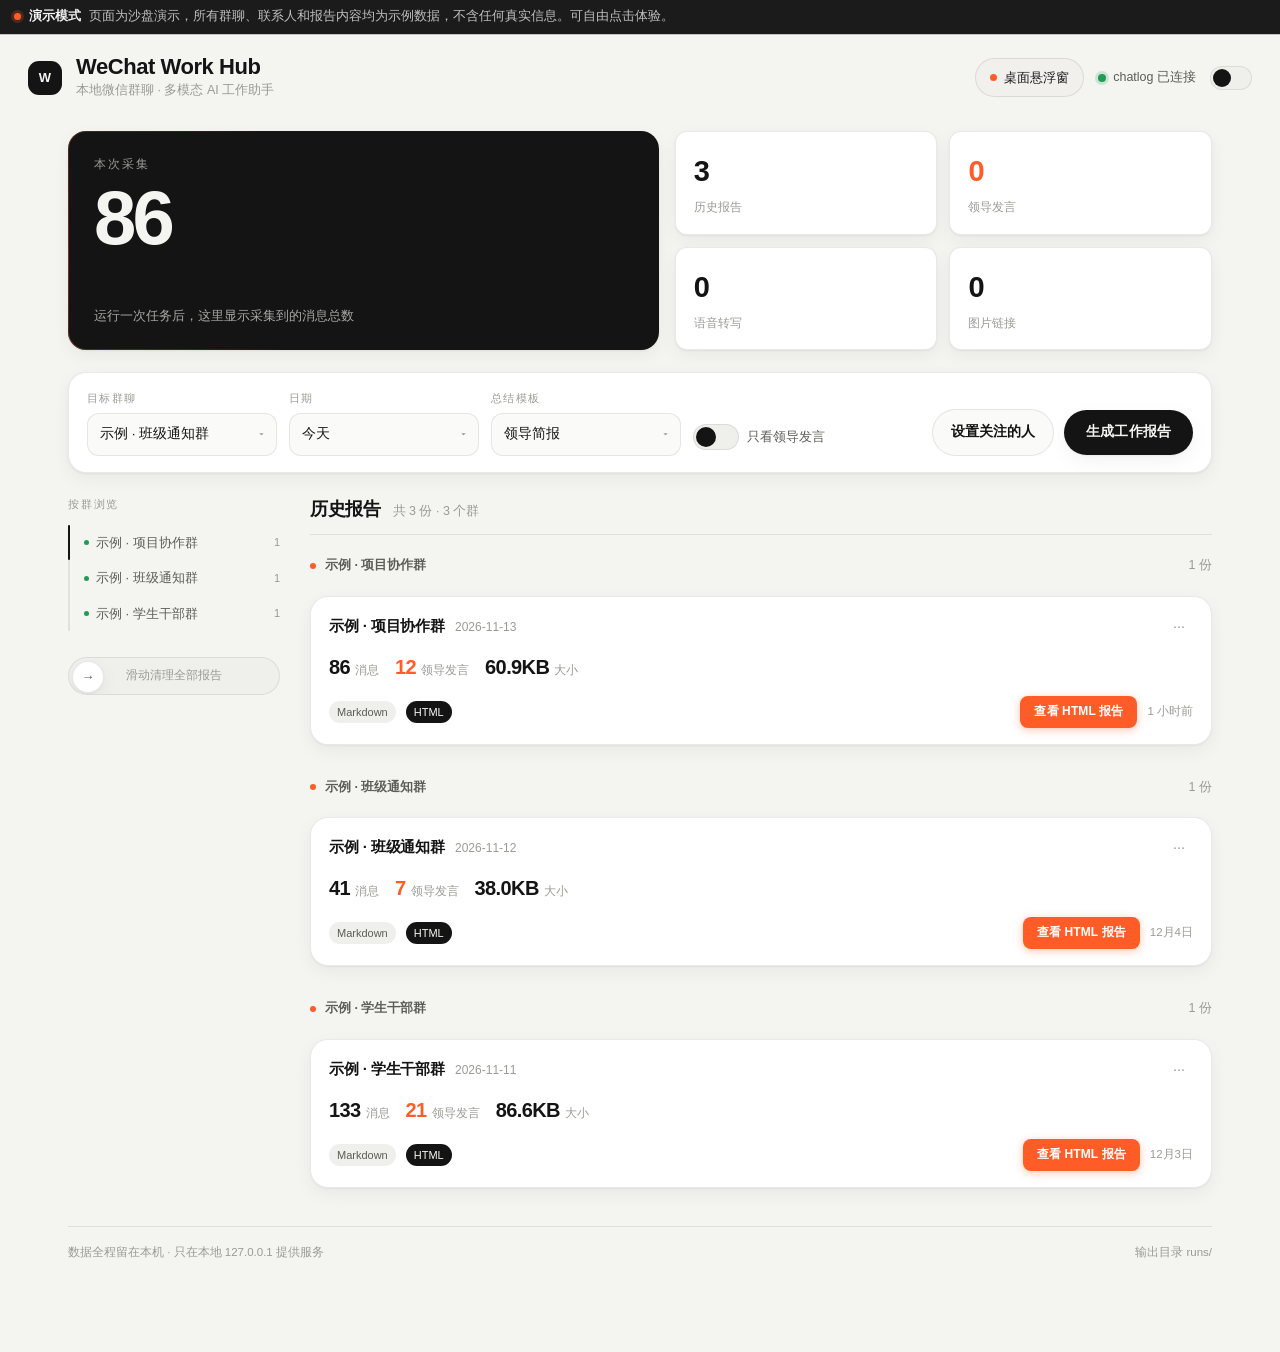
<file: demo-site/index.html>
<!doctype html>
<html lang="zh-CN" data-theme="light">
<head>
<meta charset="utf-8">
<meta name="viewport" content="width=device-width,initial-scale=1">
<title>WeChat Work Hub · 控制台（演示版）</title>
<link rel="stylesheet" href="style.css">
<link rel="stylesheet" href="demo.css">
</head>
<body>

<header class="nav">
  <div class="nav-mark">W</div>
  <div class="nav-titles">
    <h1 class="nav-title">WeChat Work Hub</h1>
    <div class="nav-sub">本地微信群聊 · 多模态 AI 工作助手</div>
  </div>
  <div class="nav-spacer"></div>
  <a class="nav-widget" href="widget.html"><span class="wd"></span>桌面悬浮窗</a>
  <div class="status" id="status" data-state="checking">
    <span class="status-dot"></span>
    <span class="status-text">正在检测服务…</span>
  </div>
  <label class="switch">
    <input class="switch-input" type="checkbox" id="themeSwitch">
    <span class="switch-track"><span class="switch-thumb"></span></span>
  </label>
</header>

<main class="wrap">

  <!-- Hero：大色块网格（07-4） -->
  <section class="hero">
    <div class="hero-card">
      <div class="hero-kicker">本次采集</div>
      <div class="hero-num" id="heroNum" data-count="0">0</div>
      <div class="hero-sub" id="heroSub">运行一次任务后，这里显示采集到的消息总数</div>
      <div class="run-bar" id="runBar" hidden>
        <div class="run-fill" id="runFill"></div>
        <span class="run-stage" id="runStage">准备中</span>
      </div>
    </div>
    <div class="hero-grid">
      <div class="stat"><span class="stat-val" id="statRuns" data-count="0">0</span><span class="stat-key">历史报告</span></div>
      <div class="stat is-accent"><span class="stat-val" id="statLeader" data-count="0">0</span><span class="stat-key">领导发言</span></div>
      <div class="stat"><span class="stat-val" id="statVoice" data-count="0">0</span><span class="stat-key">语音转写</span></div>
      <div class="stat"><span class="stat-val" id="statImage" data-count="0">0</span><span class="stat-key">图片链接</span></div>
    </div>
  </section>

  <!-- 操作面板 -->
  <section class="panel board">
    <div class="board-row">
      <!-- 群选择：下拉展开面板（01-13 变体） -->
      <div class="field">
        <span class="field-label">目标群聊</span>
        <button class="control" id="groupBtn" aria-expanded="false">
          <span id="groupLabel">请选择群聊</span>
          <span class="caret">▾</span>
        </button>
        <div class="pop" id="groupPop" hidden>
          <div class="pop-tabs">
            <button class="pop-tab is-on" data-tab="group" type="button">群聊</button>
            <button class="pop-tab" data-tab="friend" type="button">好友</button>
            <button class="pop-tab" data-tab="official" type="button">公众号</button>
          </div>
          <input class="pop-search" id="groupSearch" placeholder="搜索群名…">
          <ul class="pop-list" id="groupList"></ul>
        </div>
      </div>

      <!-- 日期：从标签下方展开（01-14） -->
      <div class="field">
        <span class="field-label">日期</span>
        <button class="control" id="dateBtn" aria-expanded="false">
          <span id="dateLabel">今天</span>
          <span class="caret">▾</span>
        </button>
        <div class="pop pop-cal" id="datePop" hidden>
          <div class="cal-head">
            <button class="cal-nav" data-step="-1">‹</button>
            <span id="calMonth">2026-10</span>
            <button class="cal-nav" data-step="1">›</button>
          </div>
          <div class="cal-week"><span>一</span><span>二</span><span>三</span><span>四</span><span>五</span><span>六</span><span>日</span></div>
          <div class="cal-grid" id="calGrid"></div>
          <div class="cal-quick">
            <button data-quick="today">今天</button>
            <button data-quick="yesterday">昨天</button>
          </div>
        </div>
      </div>

      <!-- Prompt 模板 -->
      <div class="field">
        <span class="field-label">总结模板</span>
        <button class="control" id="tplBtn" aria-expanded="false">
          <span id="tplLabel">领导简报</span>
          <span class="caret">▾</span>
        </button>
        <div class="pop" id="tplPop" hidden><ul class="pop-list" id="tplList"></ul></div>
      </div>

      <!-- 只看领导：弹性开关（04-2） -->
      <div class="field field-inline">
        <label class="switch switch-lg">
          <input class="switch-input" type="checkbox" id="leadersOnly">
          <span class="switch-track"><span class="switch-thumb"></span></span>
          <span class="switch-text">只看领导发言</span>
        </label>
      </div>

      <div class="board-actions">
        <!-- 领导设置：打开关注人编辑面板 -->
        <button class="btn-ghost press" id="leadersBtn">
          <span class="btn-label">设置关注的人</span>
        </button>
        <!-- 运行按钮：点击后原地变成进度条（02-3） -->
        <button class="btn-primary press" id="runBtn">
          <span class="btn-label">生成工作报告</span>
        </button>
      </div>
    </div>
  </section>

  <!-- 主体：左侧群分类 + 右侧报告列表（07-18 分类联动滚动） -->
  <div class="layout">
    <aside class="rail">
      <p class="rail-title">按群浏览</p>
      <ul class="rail-list" id="railList">
        <li class="rail-bar" aria-hidden="true"></li>
      </ul>
      <div class="rail-foot">
        <!-- 危险操作：滑动确认（02-4） -->
        <div class="slider" id="wipeSlider">
          <div class="slider-track">
            <span class="slider-text">滑动清理全部报告</span>
            <span class="slider-fill" id="wipeFill"></span>
            <span class="slider-knob" id="wipeKnob">→</span>
          </div>
        </div>
      </div>
    </aside>

    <section class="content">
      <div class="content-head">
        <h2 class="section-title">历史报告</h2>
        <div class="content-meta" id="runsMeta">—</div>
      </div>
      <div class="stream" id="runsStream"></div>
    </section>
  </div>

  <footer class="foot">
    <span>数据全程留在本机 · 只在本地 127.0.0.1 提供服务</span>
    <span id="footPath"></span>
  </footer>
</main>

<!-- 领导/关注人设置面板 -->
<div class="modal-root" id="leadersRoot" hidden>
  <div class="scrim"></div>
  <article class="modal-card leaders-card" role="dialog" aria-modal="true">
    <div class="modal-head">
      <span class="modal-title">设置关注的人（领导）</span>
      <button class="modal-x" id="leadersClose" aria-label="关闭">✕</button>
    </div>
    <p class="leaders-hint">为当前选中的群指定要重点关注的成员。生成报告时，他们的发言会自动打上「领导」标记并被重点提炼。</p>
    <div class="leaders-target">
      <span class="field-label">当前群聊</span>
      <span class="leaders-group" id="leadersGroup">—</span>
    </div>
    <div class="leaders-add">
      <input class="leaders-input" id="leaderName" placeholder="输入成员昵称，如 张总" maxlength="40">
      <button class="chip-btn leaders-add-btn" id="leaderAdd">添加</button>
    </div>
    <ul class="leaders-list" id="leadersList"></ul>
    <div class="leaders-foot">
      <span class="leaders-count" id="leadersCount">未添加任何人</span>
      <button class="btn-primary press" id="leadersSave">保存</button>
    </div>
  </article>
</div>

<!-- 联系人详情 -->
<div class="modal-root" id="contactRoot" hidden>
  <div class="scrim"></div>
  <article class="modal-card contact-card" role="dialog" aria-modal="true" aria-labelledby="contactName">
    <div class="modal-head">
      <span class="modal-title">联系人</span>
      <button class="modal-x" id="contactClose" aria-label="关闭">✕</button>
    </div>
    <div class="contact-head">
      <div class="contact-avatar" id="contactAvatar">?</div>
      <div class="contact-ident">
        <div class="contact-name" id="contactName"></div>
        <div class="contact-desc" id="contactSub"></div>
      </div>
      <span class="contact-type" id="contactType">好友</span>
    </div>
    <dl class="contact-fields">
      <div><dt>备注</dt><dd id="contactRemark">—</dd></div>
      <div><dt>微信昵称</dt><dd id="contactNick">—</dd></div>
      <div><dt>微信号</dt><dd id="contactWxid">—</dd></div>
    </dl>
    <div class="modal-tools">
      <button class="chip-btn" id="contactCopy">复制微信号</button>
      <button class="chip-btn" id="contactCopyName">复制名称</button>
    </div>
    <p class="contact-hint">「总结该联系人的聊天记录」尚未实现，后续版本提供。</p>
  </article>
</div>

<!-- 卡片弹出详情（01-8） -->
<div class="modal-root" id="modalRoot" hidden>
  <div class="scrim"></div>
  <article class="modal-card" role="dialog" aria-modal="true">
    <div class="modal-head">
      <span class="modal-title" id="modalTitle"></span>
      <button class="modal-x" aria-label="关闭">✕</button>
    </div>
    <div class="modal-tools">
      <button class="chip-btn" id="modalOpenHtml">打开 HTML 报告</button>
      <button class="chip-btn" id="modalCopy">复制 Markdown</button>
    </div>
    <pre class="modal-body" id="modalBody"></pre>
  </article>
</div>

<div class="toast-host" id="toastHost"></div>
<button class="to-top" id="toTop" aria-label="回到顶部">↑</button>

<script src="mock-api.js"></script>
<script src="app.js"></script>
</body>
</html>
</file>
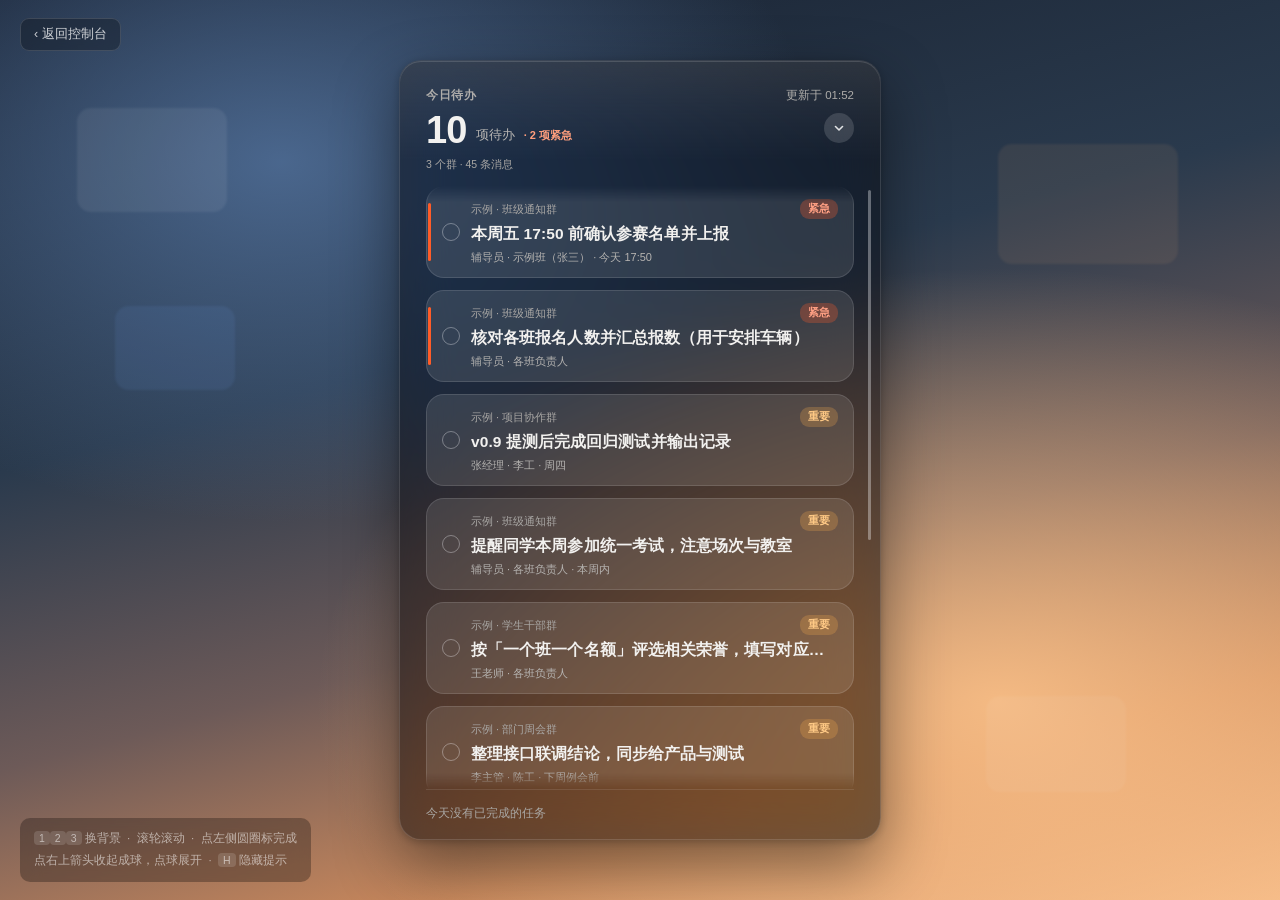
<file: demo-site/widget.html>
<!DOCTYPE html>
<html lang="zh-CN">
<head>
<meta charset="UTF-8">
<meta name="viewport" content="width=device-width, initial-scale=1">
<title>桌面悬浮窗 · 演示版</title>
<style>
:root{
  --panel-w: 482px;
  --panel-h: 780px;
  --pad-x: 26px;
  --card-gap: 12px;
  --ink: #f2f1ef;
  --ink-2: #b6b4b1;
  --ink-3: #a9a7a4;
  --accent: #ff5c28;
}
*{ box-sizing: border-box; -webkit-font-smoothing: antialiased; }
html,body{ height:100%; margin:0; }
body{
  font-family: -apple-system, BlinkMacSystemFont, "PingFang SC", "Helvetica Neue", "Microsoft YaHei", sans-serif;
  display:flex; align-items:center; justify-content:center;
  overflow:hidden; user-select:none;
  background: #10131a;
}

/* ---------------- 背景：三套，按键 1/2/3 切换 ---------------- */
.desk{ position:fixed; inset:0; transition: background .5s ease; }
.desk[data-bg="sunset"]{
  background:
    radial-gradient(1100px 700px at 78% 78%, rgba(255,196,138,.85), transparent 62%),
    radial-gradient(900px 600px at 22% 18%, rgba(88,122,168,.75), transparent 60%),
    linear-gradient(165deg, #17202f 0%, #2a3a4d 38%, #6d5a58 62%, #c9885c 82%, #f2b988 100%);
}
.desk[data-bg="dark"]{
  background:
    radial-gradient(900px 600px at 30% 20%, rgba(46,74,102,.55), transparent 65%),
    radial-gradient(800px 600px at 75% 80%, rgba(96,54,74,.45), transparent 65%),
    linear-gradient(160deg, #0d1117 0%, #151b24 50%, #0a0e13 100%);
}
.desk[data-bg="paper"]{
  background:
    repeating-linear-gradient(to bottom,
      rgba(0,0,0,0) 0 22px, rgba(60,60,70,.10) 22px 27px,
      rgba(0,0,0,0) 27px 46px, rgba(60,60,70,.06) 46px 50px),
    radial-gradient(560px 360px at 76% 22%, rgba(120,140,170,.16), transparent 70%),
    linear-gradient(160deg, #fbfaf8 0%, #f1efeb 55%, #e4e1dc 100%);
}
/* 背景上的"桌面图标"碎片，让玻璃有东西可透 */
.frag{ position:fixed; border-radius:14px; filter: blur(1px); opacity:.5; pointer-events:none; }

/* ---------------- 舞台缩放 ---------------- */
.stage{
  position:relative; width:var(--panel-w); height:var(--panel-h);
  transform-origin:center center; transition: transform .3s ease;
}

/* ---------------- 面板 ---------------- */
.panel{
  position:absolute; inset:0;
  border-radius:22px;
  background: rgba(15,15,19,.56);
  -webkit-backdrop-filter: blur(26px) saturate(165%);
  backdrop-filter: blur(26px) saturate(165%);
  border:1px solid rgba(255,255,255,.14);
  box-shadow:
    0 26px 64px rgba(0,0,0,.48),
    0 2px 8px rgba(0,0,0,.22),
    inset 0 1px 0 rgba(255,255,255,.14);
  overflow:hidden;
  transform-origin: calc(100% - 22px) 22px;   /* 收起时朝右上角缩 */
  transition: transform .26s cubic-bezier(.22,1.2,.36,1), opacity .2s ease, border-radius .26s ease;
  display:flex; flex-direction:column;
}
/* 浅色背景：必须压得更深，否则白字对比度不够（浏览器做不到逐像素自适应） */
.desk[data-bg="paper"] + .stage .panel{
  background: rgba(12,12,16,.80);
  border-color: rgba(255,255,255,.20);
}
.desk[data-bg="paper"] + .stage .card{
  background: rgba(255,255,255,.13);
  border-color: rgba(255,255,255,.18);
}

.panel::after{   /* 顶部玻璃棱 */
  content:""; position:absolute; inset:0 0 auto 0; height:100px;
  background:linear-gradient(rgba(255,255,255,.10), transparent);
  pointer-events:none;
}

/* ---------------- 头部 ---------------- */
.head{ position:relative; padding:26px var(--pad-x) 0; flex:none; }
.head-top{ display:flex; justify-content:space-between; align-items:center; height:16px; }
.label{ font-size:11.5px; font-weight:600; letter-spacing:.06em; color:var(--ink-3); }
.stamp{ font-size:11.5px; color:var(--ink-3); }
.head-main{ display:flex; align-items:flex-end; gap:9px; margin-top:8px; }
.big{ font-size:38px; font-weight:700; line-height:1; color:var(--ink); letter-spacing:-.02em; }
.big-unit{ font-size:12.5px; color:var(--ink-2); padding-bottom:5px; }
.pill{
  font-size:11px; font-weight:700; color:#ff9c7a;
  padding-bottom:6px;
}
.meta{ font-size:10.5px; color:var(--ink-3); margin-top:9px; }

/* 收起按钮 */
.collapse{
  position:absolute; right:var(--pad-x); top:52px;
  width:30px; height:30px; border-radius:15px;
  background:rgba(255,255,255,.14); border:none; cursor:pointer;
  display:flex; align-items:center; justify-content:center;
  transition: background .16s ease;
}
.collapse:hover{ background:rgba(255,255,255,.30); }
.collapse svg{ opacity:.85; }

/* 已完成迷你卡（右上角） */
.thumbs{
  position:absolute; right:66px; top:57px;
  display:flex; gap:6px; align-items:center; height:22px;
}
.thumb{
  width:34px; height:22px; border-radius:6px; cursor:pointer;
  background:rgba(255,255,255,.20);
  border:1px solid rgba(255,255,255,.22);
  display:flex; flex-direction:column; justify-content:center; gap:2.5px;
  padding:0 6px; transition: background .16s ease, transform .16s ease;
}
.thumb:hover{ background:rgba(255,255,255,.34); transform:translateY(-1px); }
.thumb i{ display:block; height:1.5px; border-radius:1px; background:rgba(255,255,255,.55); }
.thumb i:nth-child(2){ width:70%; }
.thumb i:nth-child(3){ width:45%; }

/* ---------------- 卡片区 ---------------- */
.list-wrap{ position:relative; flex:1; margin:14px 0 0; overflow:hidden; }
.list{
  height:100%; overflow-y:auto; padding:0 var(--pad-x);
  scrollbar-width:none;
  -webkit-mask-image: linear-gradient(to bottom, transparent 0, #000 16px, #000 calc(100% - 16px), transparent 100%);
  mask-image: linear-gradient(to bottom, transparent 0, #000 16px, #000 calc(100% - 16px), transparent 100%);
}
.list::-webkit-scrollbar{ width:0; }
.fade-top,.fade-bot{
  position:absolute; left:var(--pad-x); right:var(--pad-x); height:14px;
  pointer-events:none; z-index:2;
}
.fade-top, .fade-bot{ display:none; }

.card{
  position:relative;
  display:flex; align-items:center; gap:2px;
  height:92px; margin-bottom:var(--card-gap); overflow:hidden;
  padding:13px 15px;
  border-radius:18px;
  background:rgba(255,255,255,.105);
  border:1px solid rgba(255,255,255,.12);
  transition: background .16s ease, border-color .16s ease, transform .16s ease;
}
.card:hover{
  background:rgba(255,255,255,.145);
  border-color:rgba(255,255,255,.24);
}
.card::before{   /* 紧急左侧竖条 */
  content:""; position:absolute; left:.5px; top:16px; bottom:16px; width:3px;
  border-radius:2px; background:var(--accent); opacity:0;
}
.card[data-pri="紧急"]::before,
.card[data-pri="高"]::before{ opacity:1; }

/* 完成圆钮 */
.check{
  flex:none; width:18px; height:18px; border-radius:9px; margin-right:9px;
  border:1.4px solid rgba(255,255,255,.34);
  cursor:pointer; position:relative;
  transition: background .16s ease, border-color .16s ease;
}
.check:hover{ background:var(--accent); border-color:var(--accent); }
.check:hover::after{
  content:""; position:absolute; left:5px; top:2.5px; width:5px; height:9px;
  border:solid #fff; border-width:0 2px 2px 0; transform:rotate(42deg);
}

.body{ flex:1; min-width:0; }
.row1{ display:flex; align-items:center; justify-content:space-between; gap:10px; }
.gname{
  font-size:11px; color:var(--ink-3); white-space:nowrap;
  overflow:hidden; text-overflow:ellipsis;
}
.chip{
  flex:none; font-size:10.5px; font-weight:700; padding:3px 8px;
  border-radius:9px; white-space:nowrap;
}
.chip[data-p="紧急"], .chip[data-p="高"]{ background:rgba(255,92,40,.28); color:#ffa084; }
.chip[data-p="重要"]{ background:rgba(255,176,76,.24); color:#ffca86; }
.chip[data-p="中"]{ background:rgba(140,170,255,.22); color:#a8c0ff; }
.chip[data-p="常规"]{ background:rgba(255,255,255,.14); color:#c2c0be; }
.title{
  font-size:15.5px; font-weight:600; color:var(--ink); line-height:1.35;
  margin-top:5px; letter-spacing:.005em;
  white-space:nowrap; overflow:hidden; text-overflow:ellipsis;
}
.meta2{
  font-size:11px; color:var(--ink-2); margin-top:5px;
  white-space:nowrap; overflow:hidden; text-overflow:ellipsis;
}

/* ---------------- 底部 ---------------- */
.foot{
  flex:none; margin:0 var(--pad-x); padding:16px 0 18px;
  border-top:1px solid rgba(255,255,255,.10);
  font-size:11.5px; color:var(--ink-3);
}

/* 滚动条 */
.sbar{
  position:absolute; right:9px; top:4px; width:3px; border-radius:2px;
  background:rgba(255,255,255,.34); opacity:0; transition:opacity .2s;
  z-index:3;
}
.sbar.on{ opacity:1; }

/* ---------------- 玻璃球 ---------------- */
.ball{
  position:fixed; left:50%; top:50%; width:68px; height:68px; border-radius:34px;
  margin:-34px 0 0 -34px;
  background: rgba(18,18,22,.62);
  -webkit-backdrop-filter: blur(20px) saturate(160%);
  backdrop-filter: blur(20px) saturate(160%);
  border:1px solid rgba(255,255,255,.18);
  box-shadow: 0 12px 30px rgba(0,0,0,.42), inset 0 1px 0 rgba(255,255,255,.18);
  display:flex; flex-direction:column; align-items:center; justify-content:center;
  cursor:pointer; transform:scale(.2); opacity:0; pointer-events:none;
  transition: transform .26s cubic-bezier(.22,1.2,.36,1), opacity .2s ease;
}
.ball.on{ transform:scale(1); opacity:1; pointer-events:auto; }
.ball b{ font-size:23px; color:#fff; line-height:1; font-weight:700; }
.ball span{ font-size:9px; color:#b9b7b5; margin-top:2px; }
.ball .dot{
  position:absolute; right:12px; top:12px; width:7px; height:7px; border-radius:4px;
  background:var(--accent); display:none;
}
.ball.urgent .dot{ display:block; }

/* ---------------- 演示提示 ---------------- */
.back{
  position:fixed; left:20px; top:18px; z-index:30;
  display:inline-flex; align-items:center; gap:4px;
  padding:7px 13px; border-radius:9px;
  font-size:12.5px; color:rgba(255,255,255,.78); text-decoration:none;
  background:rgba(0,0,0,.28); border:1px solid rgba(255,255,255,.14);
  -webkit-backdrop-filter: blur(10px); backdrop-filter: blur(10px);
  transition:background .16s ease, color .16s ease;
}
.back:hover{ background:rgba(0,0,0,.42); color:#fff; }

.hint{
  position:fixed; left:20px; bottom:18px; z-index:20;
  font-size:11.5px; color:rgba(255,255,255,.55); line-height:1.9;
  background:rgba(0,0,0,.28); padding:10px 14px; border-radius:10px;
  -webkit-backdrop-filter: blur(10px); backdrop-filter: blur(10px);
  transition:opacity .3s;
}
.hint kbd{
  font-family:inherit; background:rgba(255,255,255,.14);
  padding:1px 5px; border-radius:4px; font-size:10.5px;
}
.hint.hide{ opacity:0; pointer-events:none; }

/* 飞行动画用的临时卡片 */
.flying{
  position:fixed; z-index:99; pointer-events:none;
  border-radius:18px; background:rgba(255,255,255,.16);
  border:1px solid rgba(255,255,255,.30);
  -webkit-backdrop-filter: blur(8px); backdrop-filter: blur(8px);
  transition: all .3s cubic-bezier(.3,.9,.3,1);
  opacity:1;
}
</style>
</head>
<body>

<div class="desk" id="desk" data-bg="sunset">
  <div class="frag" style="left:6%; top:12%; width:150px; height:104px; background:rgba(255,255,255,.14)"></div>
  <div class="frag" style="left:9%; top:34%; width:120px; height:84px; background:rgba(120,170,255,.18)"></div>
  <div class="frag" style="right:8%; top:16%; width:180px; height:120px; background:rgba(255,180,120,.16)"></div>
  <div class="frag" style="right:12%; bottom:12%; width:140px; height:96px; background:rgba(255,255,255,.10)"></div>
</div>

<div class="stage" id="stage">
  <div class="panel" id="panel">
    <div class="head">
      <div class="head-top">
        <div class="label">今日待办</div>
        <div class="stamp" id="stamp">更新于 17:41</div>
      </div>

      <div class="thumbs" id="thumbs"></div>

      <button class="collapse" id="collapse" title="收起">
        <svg width="12" height="12" viewBox="0 0 12 12"><path d="M2.5 7.5 L6 4 L9.5 7.5" stroke="#fff" stroke-width="1.6" fill="none" stroke-linecap="round" stroke-linejoin="round" transform="rotate(180 6 6)"/></svg>
      </button>

      <div class="head-main">
        <div class="big" id="bigNum">10</div>
        <div class="big-unit">项待办</div>
        <div class="pill" id="pill">· 2 项紧急</div>
      </div>
      <div class="meta" id="meta">3 个群 · 45 条消息</div>
    </div>

    <div class="list-wrap">
      <div class="fade-top"></div>
      <div class="list" id="list"></div>
      <div class="fade-bot"></div>
      <div class="sbar" id="sbar"></div>
    </div>

    <div class="foot" id="foot">今天没有已完成的任务</div>
  </div>
</div>

<div class="ball" id="ball">
  <div class="dot"></div>
  <b id="ballNum">10</b>
  <span>待办</span>
</div>

<a class="back" href="index.html">‹ 返回控制台</a>

<div class="hint" id="hint">
  <div><kbd>1</kbd><kbd>2</kbd><kbd>3</kbd> 换背景 &nbsp;·&nbsp; 滚轮滚动 &nbsp;·&nbsp; 点左侧圆圈标完成</div>
  <div>点右上箭头收起成球，点球展开 &nbsp;·&nbsp; <kbd>H</kbd> 隐藏提示</div>
</div>

<script>
const CARDS = [
  { group:"示例 · 班级通知群", title:"本周五 17:50 前确认参赛名单并上报", pri:"紧急",
    src:"辅导员 14:43", owner:"示例班（张三）", due:"今天 17:50" },
  { group:"示例 · 班级通知群", title:"核对各班报名人数并汇总报数（用于安排车辆）", pri:"紧急",
    src:"辅导员 10:01", owner:"各班负责人", due:"无明确截止" },
  { group:"示例 · 项目协作群", title:"v0.9 提测后完成回归测试并输出记录", pri:"重要",
    src:"张经理 09:21", owner:"李工", due:"周四" },
  { group:"示例 · 班级通知群", title:"提醒同学本周参加统一考试，注意场次与教室", pri:"重要",
    src:"辅导员 10:01", owner:"各班负责人", due:"本周内" },
  { group:"示例 · 学生干部群", title:"按「一个班一个名额」评选相关荣誉，填写对应模板", pri:"重要",
    src:"王老师 11:10", owner:"各班负责人", due:"无明确截止" },
  { group:"示例 · 部门周会群", title:"整理接口联调结论，同步给产品与测试", pri:"重要",
    src:"李主管 13:14", owner:"陈工", due:"下周例会前" },
  { group:"示例 · 学生干部群", title:"提交活动物资清单，走统一采购流程", pri:"重要",
    src:"王老师 11:17", owner:"生活委员", due:"周五" },
  { group:"示例 · 项目协作群", title:"评审会议纪要归档到共享文档", pri:"常规",
    src:"小周 15:02", owner:"小周", due:"无明确截止" },
  { group:"示例 · 班级通知群", title:"统计先进个人奖项名单，仅上报姓名", pri:"常规",
    src:"辅导员 11:23", owner:"各班负责人", due:"无明确截止" },
  { group:"示例 · 部门周会群", title:"到现场确认场地并与行政对接", pri:"常规",
    src:"陈总监 15:56", owner:"李四、王五", due:"无明确截止" }
];

const $ = (id) => document.getElementById(id);
const BG = ["sunset", "dark", "paper"];
const list = $("list"), panel = $("panel"), stage = $("stage"),
      ball = $("ball"), sbar = $("sbar"), thumbs = $("thumbs");

let done = [];          // 已完成的卡片
let collapsed = false;

/* ------------------------------------------------ 渲染 */
function metaText(c){
  const bits = [];
  if (c.src) bits.push(c.src.replace(/\s+\d{1,2}:\d{2}$/, ""));   // 群名行只留发言人
  if (c.owner && c.owner !== "未指定") bits.push(c.owner);
  if (c.due && c.due !== "无明确截止") bits.push(c.due);
  return bits.join("  ·  ");
}

function render(){
  const undone = CARDS.filter(c => !done.includes(c));
  list.innerHTML = "";

  undone.forEach((c, i) => {
    const el = document.createElement("div");
    el.className = "card";
    el.dataset.pri = c.pri;
    el.innerHTML = `
      <div class="check" data-i="${i}"></div>
      <div class="body">
        <div class="row1">
          <div class="gname">${c.group}</div>
          <div class="chip" data-p="${c.pri}">${c.pri}</div>
        </div>
        <div class="title">${c.title}</div>
        <div class="meta2">${metaText(c)}</div>
      </div>`;
    el.querySelector(".check").addEventListener("click", (e) => {
      e.stopPropagation();
      complete(el, c);
    });
    list.appendChild(el);
  });

  // 头部数字
  const urgent = undone.filter(c => c.pri === "紧急" || c.pri === "高").length;
  $("bigNum").textContent = undone.length;
  $("ballNum").textContent = undone.length;
  $("pill").textContent = urgent ? `· ${urgent} 项紧急` : "";
  $("pill").style.display = urgent ? "" : "none";
  $("meta").textContent = `3 个群 · 45 条消息`;
  $("foot").textContent = done.length
    ? `已完成 ${done.length} 条 · 收在右上角`
    : "今天没有已完成的任务";
  ball.classList.toggle("urgent", urgent > 0);

  // 迷你卡
  thumbs.innerHTML = "";
  done.slice(0, 6).forEach((c, i) => {
    const t = document.createElement("div");
    t.className = "thumb";
    t.title = c.title;
    t.innerHTML = "<i></i><i></i><i></i>";
    t.addEventListener("click", () => restore(c));
    thumbs.appendChild(t);
  });

  requestAnimationFrame(updateScrollbar);
}

/* ------------------------------------------------ 完成：飞向迷你卡 */
function complete(el, card){
  const from = el.getBoundingClientRect();
  const ghost = document.createElement("div");
  ghost.className = "flying";
  ghost.style.left = from.left + "px";
  ghost.style.top = from.top + "px";
  ghost.style.width = from.width + "px";
  ghost.style.height = from.height + "px";
  document.body.appendChild(ghost);

  done.push(card);
  render();

  // 目标位置：右上角迷你卡的第一个位置
  const panelRect = panel.getBoundingClientRect();
  const scale = panelRect.width / 482;
  const tw = 34 * scale, th = 22 * scale;
  const tx = panelRect.right - (66 + 34) * scale;
  const ty = panelRect.top + 57 * scale;

  requestAnimationFrame(() => {
    ghost.style.left = tx + "px";
    ghost.style.top = ty + "px";
    ghost.style.width = tw + "px";
    ghost.style.height = th + "px";
    ghost.style.opacity = "0.25";
  });
  setTimeout(() => ghost.remove(), 340);
}

function restore(card){
  const i = done.indexOf(card);
  if (i >= 0) done.splice(i, 1);
  render();
}

/* ------------------------------------------------ 滚动条 */
function updateScrollbar(){
  const canScroll = list.scrollHeight > list.clientHeight + 2;
  if (!canScroll){ sbar.classList.remove("on"); return; }
  sbar.classList.add("on");
  const ratio = list.clientHeight / list.scrollHeight;
  const h = Math.max(26, list.clientHeight * ratio);
  sbar.style.height = h + "px";
  sbar.style.top = (list.scrollTop / (list.scrollHeight - list.clientHeight) *
                    (list.clientHeight - h) + 4) + "px";
}
list.addEventListener("scroll", updateScrollbar);

/* ------------------------------------------------ 收起 / 展开 */
$("collapse").addEventListener("click", () => {
  if (collapsed) return;
  collapsed = true;
  panel.style.transform = "scale(.14)";
  panel.style.opacity = "0";
  setTimeout(() => {
    ball.classList.add("on");
  }, 120);
  setTimeout(() => {
    panel.style.visibility = "hidden";
  }, 280);
});

ball.addEventListener("click", () => {
  if (!collapsed) return;
  collapsed = false;
  panel.style.visibility = "visible";
  requestAnimationFrame(() => {
    ball.classList.remove("on");
    panel.style.transform = "scale(1)";
    panel.style.opacity = "1";
  });
});

/* ------------------------------------------------ 背景切换 */
document.addEventListener("keydown", (e) => {
  const i = ["1","2","3"].indexOf(e.key);
  if (i >= 0) $("desk").dataset.bg = BG[i];
  if (e.key === "h" || e.key === "H") $("hint").classList.toggle("hide");
});

/* ------------------------------------------------ 自适应缩放 */
function fit(){
  const pad = 56;
  const s = Math.min(1, (innerHeight - pad) / 780, (innerWidth - pad) / 482);
  stage.style.transform = `scale(${s})`;
}
addEventListener("resize", fit);

/* ------------------------------------------------ 启动 */
/* URL 预设：?done=2 预置两条已完成，?ball=1 直接收起成球 */
const qs = new URLSearchParams(location.search);
const presetBg = qs.get("bg");
if (presetBg && BG.includes(presetBg)) $("desk").dataset.bg = presetBg;
const presetDone = Math.max(0, Math.min(6, parseInt(qs.get("done") || "0", 10) || 0));
if (presetDone) done = CARDS.slice(0, presetDone);

render();
fit();

if (qs.get("ball") === "1") {
  collapsed = true;
  panel.style.transition = "none";
  panel.style.transform = "scale(.14)";
  panel.style.opacity = "0";
  panel.style.visibility = "hidden";
  ball.classList.add("on");
  requestAnimationFrame(() => { panel.style.transition = ""; });
}
setTimeout(() => { const d = new Date(); $("stamp").textContent =
  "更新于 " + String(d.getHours()).padStart(2,"0") + ":" + String(d.getMinutes()).padStart(2,"0"); }, 0);
</script>
</body>
</html>
</file>
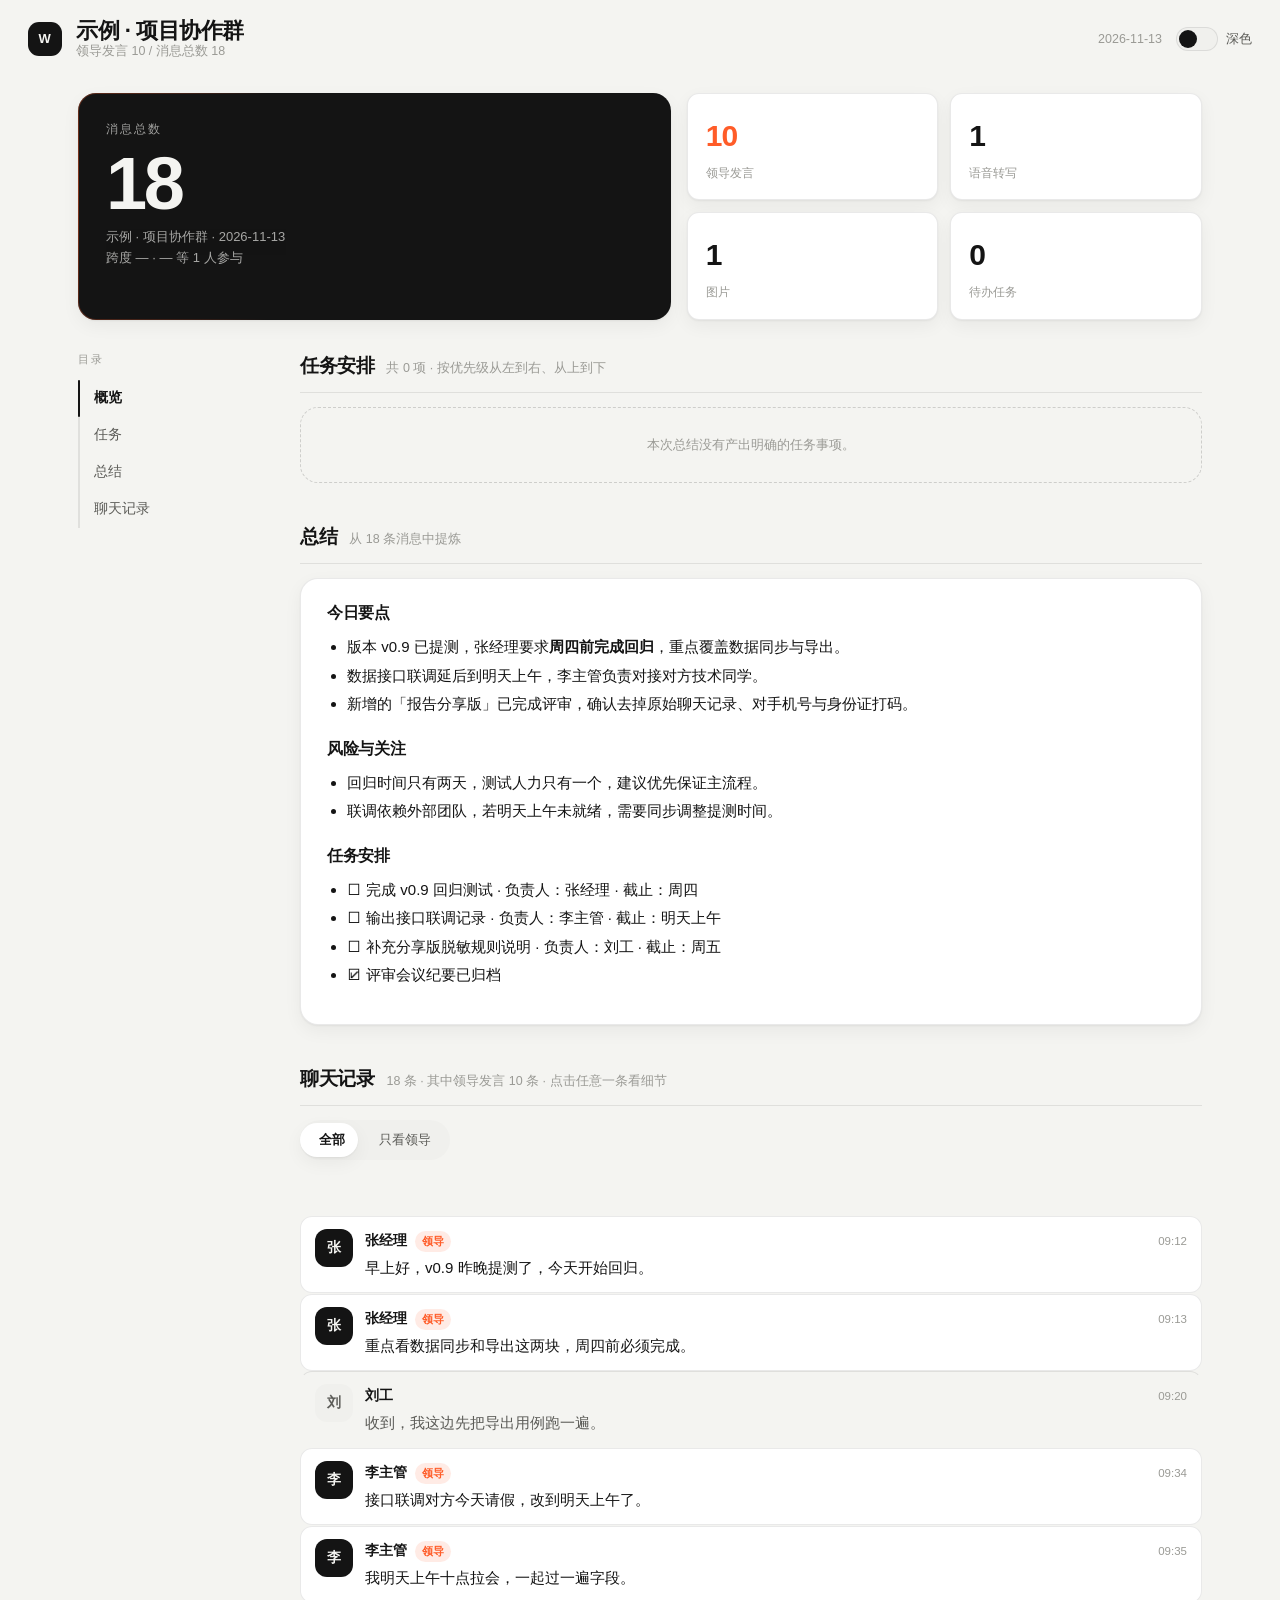
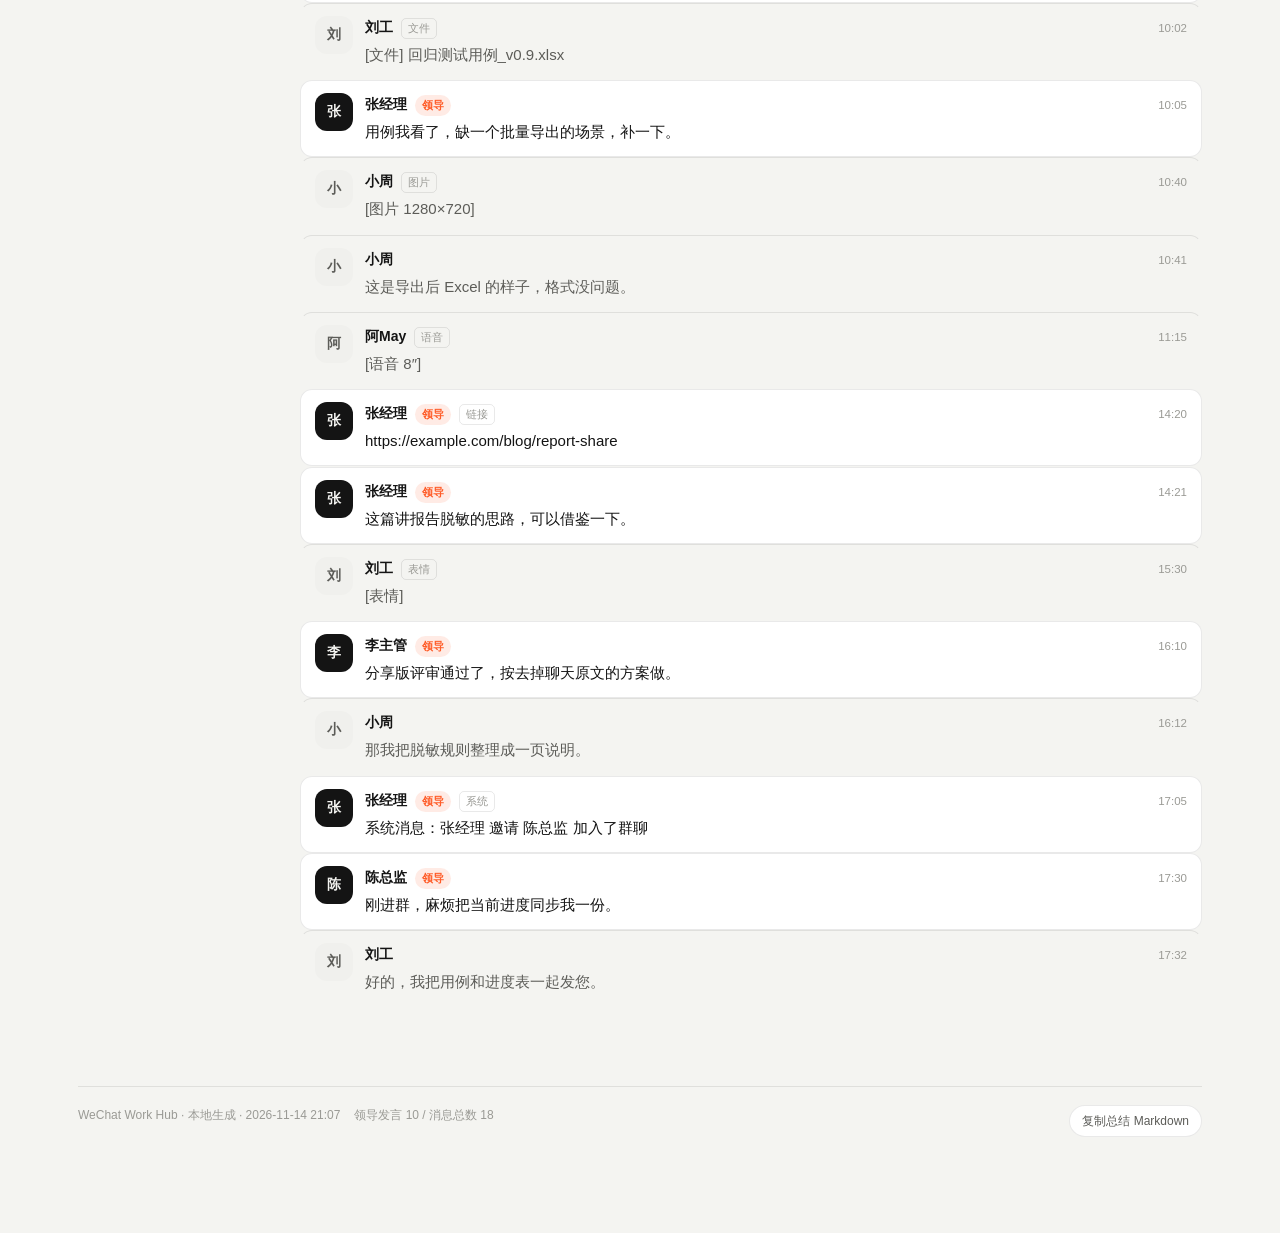
<file: demo-site/reports/demo-report-1.html>
<!doctype html>
<html lang="zh-CN" data-theme="light">
<head>
<meta charset="utf-8">
<meta name="viewport" content="width=device-width,initial-scale=1">
<meta name="generator" content="WeChat Work Hub">
<title>示例 · 项目协作群 · 2026-11-13 工作简报</title>
<style>
*,*::before,*::after{box-sizing:border-box}
:root{
  --bg:#F4F4F1;--surface:#FFFFFF;--surface-2:#FAFAF8;--surface-3:#F0F0ED;
  --ink:#141414;--ink-2:#5C5C58;--ink-3:#9A9A95;
  --line:rgba(20,20,20,.09);--line-strong:rgba(20,20,20,.17);
  --accent:#FF5C28;--accent-soft:rgba(255,92,40,.12);
  --radius:18px;--radius-sm:12px;
  --shadow-sm:0 1px 2px rgba(20,20,20,.05),0 6px 18px rgba(20,20,20,.05);
  --shadow-lg:0 30px 70px -20px rgba(20,20,20,.3);
  --dur:.34s;
  --spring:cubic-bezier(.22,1.35,.36,1);
  --out:cubic-bezier(.16,1,.3,1);
}
[data-theme="dark"]{
  --bg:#0F0F0F;--surface:#171717;--surface-2:#1D1D1D;--surface-3:#232323;
  --ink:#F4F4F2;--ink-2:#A9A9A4;--ink-3:#6E6E69;
  --line:rgba(255,255,255,.10);--line-strong:rgba(255,255,255,.20);
  --accent:#FF7A45;--accent-soft:rgba(255,122,69,.16);
  --shadow-sm:0 1px 2px rgba(0,0,0,.5);
  --shadow-lg:0 30px 80px -24px rgba(0,0,0,.8);
}
html{-webkit-text-size-adjust:100%}
body{
  margin:0;background:var(--bg);color:var(--ink);
  font-family:-apple-system,BlinkMacSystemFont,"Segoe UI","PingFang SC","Hiragino Sans GB","Microsoft YaHei",sans-serif;
  font-size:15px;line-height:1.7;
  -webkit-font-smoothing:antialiased;
  transition:background var(--dur) var(--out),color var(--dur) var(--out);
}
a{color:inherit}
button{font:inherit;color:inherit;background:none;border:0;cursor:pointer}

/* ---------- 顶部导航：标题收缩吸顶（纯 transform，不重排不闪） ---------- */
.nav{
  position:sticky;top:0;z-index:60;
  display:flex;align-items:center;gap:14px;
  padding:18px 28px;margin-bottom:8px;
  background:var(--bg);
  box-shadow:0 0 0 0 transparent;
  transition:box-shadow .3s var(--out);
}
body.is-scrolled .nav{
  box-shadow:0 1px 0 var(--line),0 8px 24px -18px rgba(0,0,0,.28);
}
.nav-mark{
  width:34px;height:34px;border-radius:11px;flex:none;
  background:var(--ink);color:var(--bg);
  display:grid;place-items:center;font-weight:800;font-size:13px;letter-spacing:.5px;
  transition:transform .34s var(--spring);
}
body.is-scrolled .nav-mark{transform:scale(.85)}
.nav-titles{min-width:0}
.nav-title{
  margin:0;font-weight:800;letter-spacing:-.02em;line-height:1.15;
  font-size:22px;
  white-space:nowrap;overflow:hidden;text-overflow:ellipsis;
  transform-origin:left center;
  transition:transform .34s var(--out);
}
body.is-scrolled .nav-title{transform:scale(.76)}
.nav-sub{
  color:var(--ink-3);font-size:12.5px;line-height:1.4;
  max-height:24px;opacity:1;overflow:hidden;
  transition:max-height .3s var(--out),opacity .24s var(--out);
}
body.is-scrolled .nav-sub{max-height:0;opacity:0}
.nav-spacer{flex:1}
.nav-date{font-size:12.5px;color:var(--ink-3);font-variant-numeric:tabular-nums}

/* 弹性开关（04-2） */
.switch{display:flex;align-items:center;gap:8px;font-size:12.5px;color:var(--ink-2);white-space:nowrap}
.switch-input{position:absolute;opacity:0;pointer-events:none}
.switch-track{
  width:42px;height:24px;border-radius:999px;background:var(--surface-3);
  border:1px solid var(--line);position:relative;cursor:pointer;
  transition:background .3s var(--out);
}
.switch-thumb{
  position:absolute;top:2px;left:2px;width:18px;height:18px;border-radius:50%;
  background:var(--ink);
  transition:transform .42s var(--spring),width .42s var(--spring),border-radius .42s var(--spring);
}
.switch-input:checked + .switch-track{background:var(--accent-soft)}
.switch-input:checked + .switch-track .switch-thumb{
  transform:translateX(18px);background:var(--accent);width:20px;border-radius:8px;
}
.switch-input:active + .switch-track .switch-thumb{width:26px}

.wrap{max-width:1180px;margin:0 auto;padding:0 28px 96px}

/* ---------- Hero：大色块网格（07-4） ---------- */
.hero{display:grid;grid-template-columns:1.15fr 1fr;gap:16px;margin:14px 0 30px}
@media(max-width:860px){.hero{grid-template-columns:1fr}}
.hero-card{
  position:relative;border-radius:var(--radius);padding:26px 28px;
  background:var(--ink);color:var(--bg);overflow:hidden;isolation:isolate;
  box-shadow:var(--shadow-sm);
}
.hero-card::before{
  content:"";position:absolute;inset:-140%;z-index:-1;
  background:conic-gradient(from 0deg,transparent 0 62%,var(--accent) 76%,transparent 88% 100%);
  animation:spin 18s linear infinite;opacity:.5;
}
.hero-card::after{
  content:"";position:absolute;inset:1px;border-radius:calc(var(--radius) - 1px);
  background:var(--ink);z-index:-1;
}
@keyframes spin{to{transform:rotate(1turn)}}
.hero-kicker{font-size:12px;letter-spacing:.16em;text-transform:uppercase;opacity:.62}
.hero-num{
  font-size:74px;line-height:1;font-weight:800;letter-spacing:-.045em;
  font-variant-numeric:tabular-nums;margin:8px 0 6px;
}
.hero-sub{font-size:13px;opacity:.66;line-height:1.6}
.hero-grid{display:grid;grid-template-columns:repeat(2,1fr);gap:12px}
.stat{
  background:var(--surface);border:1px solid var(--line);border-radius:var(--radius-sm);
  padding:16px 18px;box-shadow:var(--shadow-sm);
  display:flex;flex-direction:column;justify-content:center;gap:2px;
}
.stat-val{font-size:30px;font-weight:800;letter-spacing:-.03em;font-variant-numeric:tabular-nums}
.stat-key{font-size:12px;color:var(--ink-3)}
.stat.is-accent .stat-val{color:var(--accent)}

/* ---------- 主体布局：目录联动滚动（07-18） ---------- */
.layout{display:grid;grid-template-columns:188px 1fr;gap:34px;align-items:start}
@media(max-width:900px){.layout{grid-template-columns:1fr}.toc{display:none}}
.toc{position:sticky;top:96px}
.toc-title{font-size:11px;letter-spacing:.16em;text-transform:uppercase;color:var(--ink-3);margin:0 0 12px}
.toc-list{position:relative;list-style:none;margin:0;padding:0;border-left:2px solid var(--line)}
.toc-item{}
.toc-link{
  display:block;padding:7px 0 7px 14px;font-size:13.5px;color:var(--ink-2);
  text-decoration:none;transition:color .2s var(--out),transform .3s var(--spring);
}
.toc-link:hover{color:var(--ink)}
.toc-item.is-active .toc-link{color:var(--ink);font-weight:700}
.toc-bar{
  position:absolute;left:-2px;width:2px;background:var(--ink);border-radius:2px;
  transition:transform .42s var(--spring),height .42s var(--spring);
}

/* ---------- 区块 ---------- */
.section{scroll-margin-top:96px;margin-bottom:38px}
.section-head{
  display:flex;align-items:baseline;gap:12px;margin:0 0 14px;
  padding-bottom:10px;border-bottom:1px solid var(--line);
}
.section-title{margin:0;font-size:19px;font-weight:800;letter-spacing:-.02em}
.section-note{margin:0;font-size:12.5px;color:var(--ink-3)}
.panel{
  background:var(--surface);border:1px solid var(--line);border-radius:var(--radius);
  padding:24px 26px;box-shadow:var(--shadow-sm);
}

/* ---------- Markdown 内容 ---------- */
.md-h{margin:22px 0 10px;letter-spacing:-.02em;line-height:1.35}
.md-h:first-child{margin-top:0}
h2.md-h{font-size:18px;padding-bottom:8px;border-bottom:1px solid var(--line)}
h3.md-h{font-size:15.5px}
h4.md-h{font-size:14px;color:var(--ink-2)}
.md-h + *{margin-top:0}
p{margin:0 0 10px}
.md-hr{border:0;border-top:1px solid var(--line);margin:20px 0}
.md-quote{
  margin:0 0 12px;padding:10px 14px;border-radius:var(--radius-sm);
  background:var(--surface-2);border-left:3px solid var(--accent);
}
.md-quote p:last-child{margin:0}
.md-list{margin:0 0 12px;padding-left:20px}
.md-list li{margin:3px 0}
code{font-family:ui-monospace,SFMono-Regular,Menlo,Consolas,monospace;font-size:.88em;
  background:var(--surface-3);padding:2px 5px;border-radius:5px}
pre.code{
  background:var(--surface-2);border:1px solid var(--line);border-radius:var(--radius-sm);
  padding:14px 16px;overflow:auto;margin:0 0 12px;
}
pre.code code{background:none;padding:0}
.empty{color:var(--ink-3)}
.table-wrap{overflow:auto;border:1px solid var(--line);border-radius:var(--radius-sm);margin:0 0 14px}
.md-table{border-collapse:collapse;width:100%;font-size:13.5px}
.md-table th,.md-table td{padding:9px 12px;text-align:left;border-bottom:1px solid var(--line)}
.md-table th{background:var(--surface-2);font-weight:700;font-size:12.5px;color:var(--ink-2)}
.md-table tr:last-child td{border-bottom:0}

/* 任务行 */
.task-list{list-style:none;margin:0 0 14px;padding:0}
.task{
  display:flex;align-items:flex-start;gap:10px;padding:9px 0;
  border-bottom:1px dashed var(--line);
}
.task:last-child{border-bottom:0}
.task-box{
  width:16px;height:16px;margin-top:4px;flex:none;border-radius:5px;
  border:1.5px solid var(--line-strong);
}
.task.is-done .task-title{text-decoration:line-through;color:var(--ink-3)}
.task.is-done .task-box{background:var(--ink);border-color:var(--ink);position:relative}
.task.is-done .task-box::after{
  content:"";position:absolute;left:5px;top:2px;width:4px;height:8px;
  border:1.5px solid var(--bg);border-top:0;border-left:0;transform:rotate(40deg);
}
.task-title{flex:1;min-width:0}
.task-meta{display:flex;gap:6px;flex-wrap:wrap;justify-content:flex-end}
.chip{
  font-size:11.5px;padding:2px 8px;border-radius:999px;white-space:nowrap;
  background:var(--surface-3);color:var(--ink-2);
}
.chip-pri{background:var(--accent-soft);color:var(--accent);font-weight:700}
.chip-due{background:var(--ink);color:var(--bg);font-variant-numeric:tabular-nums}

/* ---------- 任务卡片网格：每张卡片一个任务（明亮卡片式） ---------- */
.task-grid{
  display:grid;grid-template-columns:repeat(auto-fill,minmax(240px,1fr));gap:14px;
  margin:0 0 14px;
}
.task-card{
  position:relative;display:flex;flex-direction:column;gap:8px;
  background:var(--surface);border:1px solid var(--line);border-radius:var(--radius);
  padding:16px 16px 14px;box-shadow:var(--shadow-sm);
  overflow:hidden;transition:transform .22s var(--spring),box-shadow .22s var(--out),border-color .22s var(--out);
}
.task-card::before{
  content:"";position:absolute;left:0;top:0;bottom:0;width:4px;background:var(--ink-3);
}
.task-card[data-pri="紧急"]::before{background:var(--err)}
.task-card[data-pri="重要"]::before{background:var(--accent)}
.task-card[data-pri="高"]::before{background:var(--err)}
.task-card[data-pri="中"]::before{background:var(--warn,#D9822B)}
.task-card:hover{transform:translateY(-2px);box-shadow:var(--shadow-lg);border-color:var(--line-strong)}
.task-card.is-done{opacity:.62}
.task-card-top{display:flex;align-items:center;gap:8px;padding-left:8px}
.task-card-pri{
  font-size:11px;font-weight:800;letter-spacing:.04em;padding:2px 9px;border-radius:999px;
  background:var(--surface-3);color:var(--ink-2);
}
.task-card-pri[data-pri="紧急"]{background:rgba(211,60,60,.12);color:var(--err)}
.task-card-pri[data-pri="重要"]{background:var(--accent-soft);color:var(--accent)}
.task-card-title{
  font-weight:700;font-size:14.5px;line-height:1.5;letter-spacing:-.01em;padding-left:8px;
  word-break:break-word;
}
.task-card.is-done .task-card-title{text-decoration:line-through;color:var(--ink-3)}
.task-card-meta{display:flex;flex-direction:column;gap:5px;padding-left:8px;margin-top:auto}
.task-card-row{display:flex;align-items:center;gap:7px;font-size:12.5px;color:var(--ink-2)}
.task-card-row .ic{width:15px;text-align:center;color:var(--ink-3);font-size:11px;flex:none}
.task-card-row .val{min-width:0;overflow:hidden;text-overflow:ellipsis;white-space:nowrap}
.task-card-row .val.is-owner{font-weight:700;color:var(--ink)}
.task-card-row .val.is-due{color:var(--ink-2);font-variant-numeric:tabular-nums}
.task-card-row .val.is-src{color:var(--ink-3);font-size:11.5px}
.task-card-empty{
  padding:26px;text-align:center;color:var(--ink-3);font-size:13px;
  border:1px dashed var(--line-strong);border-radius:var(--radius);
}

/* ---------- 过滤芯片：指示条连续滑动（06-4 变体） ---------- */
.filter{
  position:relative;display:inline-flex;gap:2px;padding:3px;
  background:var(--surface-3);border-radius:999px;margin-bottom:14px;
}
.filter-bar{
  position:absolute;top:3px;bottom:3px;left:0;width:0;border-radius:999px;
  background:var(--surface);box-shadow:var(--shadow-sm);
  transition:transform .42s var(--spring),width .42s var(--spring);
}
.filter-btn{
  position:relative;z-index:1;padding:6px 16px;font-size:13px;border-radius:999px;
  color:var(--ink-2);transition:color .24s var(--out),transform .18s var(--out);
}
.filter-btn:active{transform:scale(.96)}
.filter-btn[aria-selected="true"]{color:var(--ink);font-weight:700}

/* ---------- 聊天流：错峰弹入（03-11） ---------- */
.stream{position:relative}
.msg{
  display:grid;grid-template-columns:38px 1fr;gap:12px;
  padding:12px 14px;border-radius:var(--radius-sm);
  border:1px solid transparent;
  transition:background .24s var(--out),transform .2s var(--out),border-color .24s var(--out);
  cursor:pointer;
}
.msg:hover{background:var(--surface);border-color:var(--line)}
.msg:active{transform:scale(.992)}
.msg + .msg{border-top:1px solid var(--line)}
.msg.is-enter{animation:rowIn .52s var(--spring) both}
@keyframes rowIn{from{opacity:0;transform:translateY(14px) scale(.986)}to{opacity:1;transform:none}}
.msg.is-leader{background:var(--surface);border-color:var(--line)}
.avatar{
  width:38px;height:38px;border-radius:12px;display:grid;place-items:center;
  background:var(--surface-3);color:var(--ink-2);font-weight:700;font-size:14px;
}
.msg.is-leader .avatar{background:var(--ink);color:var(--bg)}
.msg-head{display:flex;align-items:baseline;gap:8px;flex-wrap:wrap}
.msg-name{font-weight:700;font-size:14px}
.leader-tag{
  font-size:11px;padding:1px 7px;border-radius:999px;
  background:var(--accent-soft);color:var(--accent);font-weight:700;
}
.msg-time{font-size:11.5px;color:var(--ink-3);font-variant-numeric:tabular-nums;margin-left:auto}
.msg-body{margin:2px 0 0;color:var(--ink-2);white-space:pre-wrap;word-break:break-word}
.msg.is-leader .msg-body{color:var(--ink)}
.msg-note{margin:6px 0 0;font-size:11.5px;color:var(--ink-3)}
.msg-type{
  font-size:11px;color:var(--ink-3);border:1px solid var(--line);
  padding:0 6px;border-radius:5px;
}

/* 领导发言浮标：吸顶但不推挤（05-9） */
.leader-pin{
  position:sticky;top:88px;z-index:20;display:flex;align-items:center;gap:8px;
  margin:0 0 8px;padding:7px 12px;border-radius:999px;
  background:var(--ink);color:var(--bg);font-size:12px;font-weight:700;
  box-shadow:var(--shadow-sm);width:max-content;
  opacity:0;transform:translateY(-8px) scale(.94);pointer-events:none;
  transition:opacity .3s var(--out),transform .42s var(--spring);
}
.leader-pin.is-on{opacity:1;transform:none}

/* ---------- 卡片弹出详情（01-8） ---------- */
.modal-root{position:fixed;inset:0;z-index:100;display:grid;place-items:center;padding:24px}
.modal-root[hidden]{display:none}
.scrim{
  position:absolute;inset:0;background:rgba(10,10,10,.42);
  backdrop-filter:blur(3px);-webkit-backdrop-filter:blur(3px);
  opacity:0;transition:opacity .34s var(--out);
}
.scrim.is-on{opacity:1}
.modal-card{
  position:relative;width:min(620px,100%);max-height:78vh;overflow:auto;
  background:var(--surface);border-radius:var(--radius);
  box-shadow:var(--shadow-lg);padding:22px 24px;
  transform-origin:top left;
}
.modal-head{display:flex;align-items:center;gap:10px;margin-bottom:14px}
.modal-title{font-weight:800;font-size:15px}
.modal-x{
  margin-left:auto;width:30px;height:30px;border-radius:9px;
  display:grid;place-items:center;background:var(--surface-3);
  transition:transform .2s var(--spring),background .2s var(--out);
}
.modal-x:hover{background:var(--surface-2)}
.modal-x:active{transform:scale(.9)}
.modal-body{white-space:pre-wrap;word-break:break-word;color:var(--ink-2);margin:0}
.kv{display:grid;grid-template-columns:70px 1fr;gap:6px 12px;font-size:12.5px;margin:14px 0 0}
.kv dt{color:var(--ink-3)}
.kv dd{margin:0;color:var(--ink-2);word-break:break-all}

/* ---------- Toast（05-2） ---------- */
.toast-host{
  position:fixed;left:50%;bottom:28px;transform:translateX(-50%);z-index:120;
  display:flex;flex-direction:column;gap:8px;align-items:center;pointer-events:none;
}
.toast{
  padding:9px 16px;border-radius:999px;background:var(--ink);color:var(--bg);
  font-size:13px;box-shadow:var(--shadow-lg);
  opacity:0;transform:translateY(12px) scale(.96);
  transition:opacity .3s var(--out),transform .42s var(--spring);
}
.toast.is-on{opacity:1;transform:none}

/* ---------- 回到顶部 ---------- */
.to-top{
  position:fixed;right:24px;bottom:28px;width:42px;height:42px;border-radius:50%;
  background:var(--surface);border:1px solid var(--line);box-shadow:var(--shadow-sm);
  display:grid;place-items:center;z-index:80;
  opacity:0;transform:translateY(14px) scale(.8);pointer-events:none;
  transition:opacity .3s var(--out),transform .42s var(--spring);
}
.to-top.is-on{opacity:1;transform:none;pointer-events:auto}
.to-top:active{transform:scale(.86)}
.to-top:hover{background:var(--surface-2)}

.foot{
  margin-top:40px;padding-top:18px;border-top:1px solid var(--line);
  font-size:12px;color:var(--ink-3);display:flex;gap:14px;flex-wrap:wrap;
}
.copy-btn{
  padding:5px 12px;border-radius:999px;border:1px solid var(--line);
  background:var(--surface);font-size:12px;color:var(--ink-2);
  transition:transform .2s var(--spring),background .2s var(--out);
}
.copy-btn:hover{background:var(--surface-2)}
.copy-btn:active{transform:scale(.94)}

@media(prefers-reduced-motion:reduce){
  *{animation-duration:.01ms !important;transition-duration:.01ms !important}
}
</style>
</head>
<body>
<header class="nav">
  <div class="nav-mark">W</div>
  <div class="nav-titles">
    <h1 class="nav-title">示例 · 项目协作群</h1>
    <div class="nav-sub">领导发言 10 / 消息总数 18</div>
  </div>
  <div class="nav-spacer"></div>
  <div class="nav-date">2026-11-13</div>
  <label class="switch">
    <input class="switch-input" type="checkbox" id="themeSwitch">
    <span class="switch-track"><span class="switch-thumb"></span></span>
    <span>深色</span>
  </label>
</header>

<main class="wrap">
<section class="hero" id="sec-overview">
  <div class="hero-card">
    <div class="hero-kicker">消息总数</div>
    <div class="hero-num" data-count="18">18</div>
    <div class="hero-sub">示例 · 项目协作群 · 2026-11-13<br>跨度 — · — 等 1 人参与</div>
  </div>
  <div class="hero-grid"><div class="stat is-accent"><span class="stat-val" data-count="10">10</span><span class="stat-key">领导发言</span></div>
<div class="stat"><span class="stat-val" data-count="1">1</span><span class="stat-key">语音转写</span></div>
<div class="stat"><span class="stat-val" data-count="1">1</span><span class="stat-key">图片</span></div>
<div class="stat"><span class="stat-val" data-count="0">0</span><span class="stat-key">待办任务</span></div></div>
</section>
<div class="layout">
  <nav class="toc">
    <p class="toc-title">目录</p>
    <ul class="toc-list" id="tocList">
      <li class="toc-bar" aria-hidden="true"></li>
<li class="toc-item"><a class="toc-link" href="#sec-overview">概览</a></li>
<li class="toc-item"><a class="toc-link" href="#sec-tasks">任务</a></li>
<li class="toc-item"><a class="toc-link" href="#sec-summary">总结</a></li>
<li class="toc-item"><a class="toc-link" href="#sec-chat">聊天记录</a></li>
    </ul>
  </nav>
  <div class="content">
<section class="section" id="sec-tasks">
  <div class="section-head">
    <h2 class="section-title">任务安排</h2>
    <p class="section-note">共 0 项 · 按优先级从左到右、从上到下</p>
  </div>
  <div class="task-card-empty">本次总结没有产出明确的任务事项。</div>
</section>

<section class="section" id="sec-summary">
  <div class="section-head">
    <h2 class="section-title">总结</h2>
    <p class="section-note">从 18 条消息中提炼</p>
  </div>
  <div class="panel"><h3 class="md-h">今日要点</h3>
<ul class="md-list">
<li>版本 v0.9 已提测，张经理要求<strong>周四前完成回归</strong>，重点覆盖数据同步与导出。</li>
<li>数据接口联调延后到明天上午，李主管负责对接对方技术同学。</li>
<li>新增的「报告分享版」已完成评审，确认去掉原始聊天记录、对手机号与身份证打码。</li>
</ul>
<h3 class="md-h">风险与关注</h3>
<ul class="md-list">
<li>回归时间只有两天，测试人力只有一个，建议优先保证主流程。</li>
<li>联调依赖外部团队，若明天上午未就绪，需要同步调整提测时间。</li>
</ul>
<h3 class="md-h">任务安排</h3>
<ul class="md-list">
<li>☐ 完成 v0.9 回归测试 · 负责人：张经理 · 截止：周四</li>
<li>☐ 输出接口联调记录 · 负责人：李主管 · 截止：明天上午</li>
<li>☐ 补充分享版脱敏规则说明 · 负责人：刘工 · 截止：周五</li>
<li>☑ 评审会议纪要已归档</li>
</ul></div>
</section>

<section class="section" id="sec-chat">
  <div class="section-head">
    <h2 class="section-title">聊天记录</h2>
    <p class="section-note">18 条 · 其中领导发言 10 条 · 点击任意一条看细节</p>
  </div>
  <div class="filter" id="filterHost" role="tablist">
  <span class="filter-bar" aria-hidden="true"></span>
  <button class="filter-btn" role="tab" data-mode="all" aria-selected="true">全部</button>
  <button class="filter-btn" role="tab" data-mode="leader" aria-selected="false">只看领导</button>
</div>
  <div class="stream">
<div class="leader-pin" id="leaderPin">▲ 领导发言 · 张经理</div><div class="msg is-leader" data-idx="0" data-i="0">
  <div class="avatar">张</div>
  <div>
    <div class="msg-head">
      <span class="msg-name">张经理</span><span class="leader-tag">领导</span>
      <span class="msg-time">09:12</span>
    </div>
    <p class="msg-body">早上好，v0.9 昨晚提测了，今天开始回归。</p>
  </div>
</div>
<div class="msg is-leader" data-idx="1" data-i="1">
  <div class="avatar">张</div>
  <div>
    <div class="msg-head">
      <span class="msg-name">张经理</span><span class="leader-tag">领导</span>
      <span class="msg-time">09:13</span>
    </div>
    <p class="msg-body">重点看数据同步和导出这两块，周四前必须完成。</p>
  </div>
</div>
<div class="msg" data-idx="2" data-i="2">
  <div class="avatar">刘</div>
  <div>
    <div class="msg-head">
      <span class="msg-name">刘工</span>
      <span class="msg-time">09:20</span>
    </div>
    <p class="msg-body">收到，我这边先把导出用例跑一遍。</p>
  </div>
</div>
<div class="msg is-leader" data-idx="3" data-i="3">
  <div class="avatar">李</div>
  <div>
    <div class="msg-head">
      <span class="msg-name">李主管</span><span class="leader-tag">领导</span>
      <span class="msg-time">09:34</span>
    </div>
    <p class="msg-body">接口联调对方今天请假，改到明天上午了。</p>
  </div>
</div>
<div class="msg is-leader" data-idx="4" data-i="4">
  <div class="avatar">李</div>
  <div>
    <div class="msg-head">
      <span class="msg-name">李主管</span><span class="leader-tag">领导</span>
      <span class="msg-time">09:35</span>
    </div>
    <p class="msg-body">我明天上午十点拉会，一起过一遍字段。</p>
  </div>
</div>
<div class="msg" data-idx="5" data-i="5">
  <div class="avatar">刘</div>
  <div>
    <div class="msg-head">
      <span class="msg-name">刘工</span><span class="msg-type">文件</span>
      <span class="msg-time">10:02</span>
    </div>
    <p class="msg-body">[文件] 回归测试用例_v0.9.xlsx</p>
  </div>
</div>
<div class="msg is-leader" data-idx="6" data-i="6">
  <div class="avatar">张</div>
  <div>
    <div class="msg-head">
      <span class="msg-name">张经理</span><span class="leader-tag">领导</span>
      <span class="msg-time">10:05</span>
    </div>
    <p class="msg-body">用例我看了，缺一个批量导出的场景，补一下。</p>
  </div>
</div>
<div class="msg" data-idx="7" data-i="7">
  <div class="avatar">小</div>
  <div>
    <div class="msg-head">
      <span class="msg-name">小周</span><span class="msg-type">图片</span>
      <span class="msg-time">10:40</span>
    </div>
    <p class="msg-body">[图片 1280×720]</p>
  </div>
</div>
<div class="msg" data-idx="8" data-i="8">
  <div class="avatar">小</div>
  <div>
    <div class="msg-head">
      <span class="msg-name">小周</span>
      <span class="msg-time">10:41</span>
    </div>
    <p class="msg-body">这是导出后 Excel 的样子，格式没问题。</p>
  </div>
</div>
<div class="msg" data-idx="9" data-i="9">
  <div class="avatar">阿</div>
  <div>
    <div class="msg-head">
      <span class="msg-name">阿May</span><span class="msg-type">语音</span>
      <span class="msg-time">11:15</span>
    </div>
    <p class="msg-body">[语音 8″]</p>
  </div>
</div>
<div class="msg is-leader" data-idx="10" data-i="10">
  <div class="avatar">张</div>
  <div>
    <div class="msg-head">
      <span class="msg-name">张经理</span><span class="leader-tag">领导</span><span class="msg-type">链接</span>
      <span class="msg-time">14:20</span>
    </div>
    <p class="msg-body">https://example.com/blog/report-share</p>
  </div>
</div>
<div class="msg is-leader" data-idx="11" data-i="11">
  <div class="avatar">张</div>
  <div>
    <div class="msg-head">
      <span class="msg-name">张经理</span><span class="leader-tag">领导</span>
      <span class="msg-time">14:21</span>
    </div>
    <p class="msg-body">这篇讲报告脱敏的思路，可以借鉴一下。</p>
  </div>
</div>
<div class="msg" data-idx="12" data-i="12">
  <div class="avatar">刘</div>
  <div>
    <div class="msg-head">
      <span class="msg-name">刘工</span><span class="msg-type">表情</span>
      <span class="msg-time">15:30</span>
    </div>
    <p class="msg-body">[表情]</p>
  </div>
</div>
<div class="msg is-leader" data-idx="13" data-i="13">
  <div class="avatar">李</div>
  <div>
    <div class="msg-head">
      <span class="msg-name">李主管</span><span class="leader-tag">领导</span>
      <span class="msg-time">16:10</span>
    </div>
    <p class="msg-body">分享版评审通过了，按去掉聊天原文的方案做。</p>
  </div>
</div>
<div class="msg" data-idx="14" data-i="14">
  <div class="avatar">小</div>
  <div>
    <div class="msg-head">
      <span class="msg-name">小周</span>
      <span class="msg-time">16:12</span>
    </div>
    <p class="msg-body">那我把脱敏规则整理成一页说明。</p>
  </div>
</div>
<div class="msg is-leader" data-idx="15" data-i="15">
  <div class="avatar">张</div>
  <div>
    <div class="msg-head">
      <span class="msg-name">张经理</span><span class="leader-tag">领导</span><span class="msg-type">系统</span>
      <span class="msg-time">17:05</span>
    </div>
    <p class="msg-body">系统消息：张经理 邀请 陈总监 加入了群聊</p>
  </div>
</div>
<div class="msg is-leader" data-idx="16" data-i="16">
  <div class="avatar">陈</div>
  <div>
    <div class="msg-head">
      <span class="msg-name">陈总监</span><span class="leader-tag">领导</span>
      <span class="msg-time">17:30</span>
    </div>
    <p class="msg-body">刚进群，麻烦把当前进度同步我一份。</p>
  </div>
</div>
<div class="msg" data-idx="17" data-i="17">
  <div class="avatar">刘</div>
  <div>
    <div class="msg-head">
      <span class="msg-name">刘工</span>
      <span class="msg-time">17:32</span>
    </div>
    <p class="msg-body">好的，我把用例和进度表一起发您。</p>
  </div>
</div>
  </div>
</section>
  </div>
</div>
<footer class="foot">
  <span>WeChat Work Hub · 本地生成 · 2026-11-14 21:07</span>
  <span>领导发言 10 / 消息总数 18</span>
  <span style="flex:1"></span>
  <button class="copy-btn" id="copySummary">复制总结 Markdown</button>
</footer>
</main>

<div class="modal-root" id="modalRoot" hidden>
  <div class="scrim"></div>
  <article class="modal-card" role="dialog" aria-modal="true">
    <div class="modal-head">
      <span class="modal-title"></span>
      <button class="modal-x" aria-label="关闭">✕</button>
    </div>
    <p class="modal-body"></p>
    <dl class="kv"></dl>
  </article>
</div>

<div class="toast-host" id="toastHost"></div>
<button class="to-top" id="toTop" aria-label="回到顶部">↑</button>

<script id="wgh-payload" type="application/json">{"messages": [{"sender": "张经理", "time": "09:12", "fullTime": "2026-11-13 09:12", "typeLabel": "文字", "content": "早上好，v0.9 昨晚提测了，今天开始回归。", "raw": "", "note": "", "isLeader": true}, {"sender": "张经理", "time": "09:13", "fullTime": "2026-11-13 09:13", "typeLabel": "文字", "content": "重点看数据同步和导出这两块，周四前必须完成。", "raw": "", "note": "", "isLeader": true}, {"sender": "刘工", "time": "09:20", "fullTime": "2026-11-13 09:20", "typeLabel": "文字", "content": "收到，我这边先把导出用例跑一遍。", "raw": "", "note": "", "isLeader": false}, {"sender": "李主管", "time": "09:34", "fullTime": "2026-11-13 09:34", "typeLabel": "文字", "content": "接口联调对方今天请假，改到明天上午了。", "raw": "", "note": "", "isLeader": true}, {"sender": "李主管", "time": "09:35", "fullTime": "2026-11-13 09:35", "typeLabel": "文字", "content": "我明天上午十点拉会，一起过一遍字段。", "raw": "", "note": "", "isLeader": true}, {"sender": "刘工", "time": "10:02", "fullTime": "2026-11-13 10:02", "typeLabel": "文件", "content": "[文件] 回归测试用例_v0.9.xlsx", "raw": "", "note": "", "isLeader": false}, {"sender": "张经理", "time": "10:05", "fullTime": "2026-11-13 10:05", "typeLabel": "文字", "content": "用例我看了，缺一个批量导出的场景，补一下。", "raw": "", "note": "", "isLeader": true}, {"sender": "小周", "time": "10:40", "fullTime": "2026-11-13 10:40", "typeLabel": "图片", "content": "[图片 1280×720]", "raw": "", "note": "", "isLeader": false}, {"sender": "小周", "time": "10:41", "fullTime": "2026-11-13 10:41", "typeLabel": "文字", "content": "这是导出后 Excel 的样子，格式没问题。", "raw": "", "note": "", "isLeader": false}, {"sender": "阿May", "time": "11:15", "fullTime": "2026-11-13 11:15", "typeLabel": "语音", "content": "[语音 8″]", "raw": "", "note": "", "isLeader": false}, {"sender": "张经理", "time": "14:20", "fullTime": "2026-11-13 14:20", "typeLabel": "链接", "content": "https://example.com/blog/report-share", "raw": "", "note": "", "isLeader": true}, {"sender": "张经理", "time": "14:21", "fullTime": "2026-11-13 14:21", "typeLabel": "文字", "content": "这篇讲报告脱敏的思路，可以借鉴一下。", "raw": "", "note": "", "isLeader": true}, {"sender": "刘工", "time": "15:30", "fullTime": "2026-11-13 15:30", "typeLabel": "表情", "content": "[表情]", "raw": "", "note": "", "isLeader": false}, {"sender": "李主管", "time": "16:10", "fullTime": "2026-11-13 16:10", "typeLabel": "文字", "content": "分享版评审通过了，按去掉聊天原文的方案做。", "raw": "", "note": "", "isLeader": true}, {"sender": "小周", "time": "16:12", "fullTime": "2026-11-13 16:12", "typeLabel": "文字", "content": "那我把脱敏规则整理成一页说明。", "raw": "", "note": "", "isLeader": false}, {"sender": "张经理", "time": "17:05", "fullTime": "2026-11-13 17:05", "typeLabel": "系统", "content": "系统消息：张经理 邀请 陈总监 加入了群聊", "raw": "", "note": "", "isLeader": true}, {"sender": "陈总监", "time": "17:30", "fullTime": "2026-11-13 17:30", "typeLabel": "文字", "content": "刚进群，麻烦把当前进度同步我一份。", "raw": "", "note": "", "isLeader": true}, {"sender": "刘工", "time": "17:32", "fullTime": "2026-11-13 17:32", "typeLabel": "文字", "content": "好的，我把用例和进度表一起发您。", "raw": "", "note": "", "isLeader": false}], "summary_md": "## 今日要点\n\n- 版本 v0.9 已提测，张经理要求**周四前完成回归**，重点覆盖数据同步与导出。\n- 数据接口联调延后到明天上午，李主管负责对接对方技术同学。\n- 新增的「报告分享版」已完成评审，确认去掉原始聊天记录、对手机号与身份证打码。\n\n## 风险与关注\n\n- 回归时间只有两天，测试人力只有一个，建议优先保证主流程。\n- 联调依赖外部团队，若明天上午未就绪，需要同步调整提测时间。\n\n## 任务安排\n\n- ☐ 完成 v0.9 回归测试 · 负责人：张经理 · 截止：周四\n- ☐ 输出接口联调记录 · 负责人：李主管 · 截止：明天上午\n- ☐ 补充分享版脱敏规则说明 · 负责人：刘工 · 截止：周五\n- ☑ 评审会议纪要已归档\n"}</script>
<script>
(function(){
  'use strict';
  var payload = {};
  try{ payload = JSON.parse(document.getElementById('wgh-payload').textContent || '{}'); }catch(e){}
  var msgs = payload.messages || [];
  var reduce = window.matchMedia && window.matchMedia('(prefers-reduced-motion: reduce)').matches;

  /* ---- 数字缓停计数（04-7） ---- */
  function easeOutExpo(t){ return t===1 ? 1 : 1 - Math.pow(2, -10*t); }
  function countUp(el){
    var target = parseFloat(el.getAttribute('data-count')||'0');
    if(!target){ el.textContent='0'; return; }
    var dur = reduce ? 0 : 900, start = null;
    function frame(ts){
      if(start===null) start = ts;
      var p = Math.min((ts-start)/dur, 1);
      var v = Math.round(target * easeOutExpo(p));
      el.textContent = v >= 10000 ? Math.round(v/1000)+'k' : v;
      if(p < 1) requestAnimationFrame(frame);
    }
    if(dur===0){ el.textContent = target; return; }
    requestAnimationFrame(frame);
  }
  function initCounters(){
    document.querySelectorAll('[data-count]').forEach(function(el){
      el.textContent = '0';
      countUp(el);
    });
  }

  /* ---- 滚动收缩吸顶（rAF 节流 + 迟滞，避免边界抖动） ---- */
  function initScrollChrome(){
    var toTop = document.getElementById('toTop');
    var ticking = false;
    var scrolled = false;
    function update(){
      ticking = false;
      var y = window.scrollY || 0;
      // 迟滞：向下超过 24px 才收缩，向上回到 8px 以下才展开，避免临界点反复切换
      if (y > 24 && !scrolled) scrolled = true;
      else if (y < 8 && scrolled) scrolled = false;
      document.body.classList.toggle('is-scrolled', scrolled);
      if(toTop) toTop.classList.toggle('is-on', y > 420);
    }
    function onScroll(){
      if(!ticking){ ticking = true; requestAnimationFrame(update); }
    }
    window.addEventListener('scroll', onScroll, {passive:true});
    update();
  }

  /* ---- 目录联动滚动（07-18） ---- */
  function initToc(){
    var list = document.getElementById('tocList');
    if(!list) return;
    var links = Array.prototype.slice.call(list.querySelectorAll('.toc-link'));
    var items = Array.prototype.slice.call(list.querySelectorAll('.toc-item'));
    var bar = list.querySelector('.toc-bar');
    var targets = links.map(function(a){ return document.querySelector(a.getAttribute('href')); });

    function moveBar(index){
      if(!bar || !items[index]) return;
      var item = items[index];
      bar.style.height = item.offsetHeight + 'px';
      bar.style.transform = 'translateY(' + item.offsetTop + 'px)';
    }
    function activate(index){
      items.forEach(function(it,i){ it.classList.toggle('is-active', i===index); });
      moveBar(index);
    }
    links.forEach(function(link, i){
      link.addEventListener('click', function(ev){
        ev.preventDefault();
        var t = targets[i];
        if(!t) return;
        window.scrollTo({top: t.getBoundingClientRect().top + window.scrollY - 90, behavior: reduce?'auto':'smooth'});
        activate(i);
      });
    });

    if('IntersectionObserver' in window){
      var visible = new Set();
      var io = new IntersectionObserver(function(entries){
        entries.forEach(function(e){ e.isIntersecting ? visible.add(e.target) : visible.delete(e.target); });
        var best = -1, bestTop = Infinity;
        targets.forEach(function(t,i){
          if(!t || !visible.has(t)) return;
          var top = Math.abs(t.getBoundingClientRect().top - 110);
          if(top < bestTop){ bestTop = top; best = i; }
        });
        if(best >= 0) activate(best);
      }, {rootMargin:'-80px 0px -60% 0px', threshold:[0,0.05,0.3]});
      targets.forEach(function(t){ if(t) io.observe(t); });
    }
    window.addEventListener('resize', function(){
      var idx = items.findIndex(function(it){ return it.classList.contains('is-active'); });
      if(idx>=0) moveBar(idx);
    });
    if(targets[0] && getComputedStyle(list).display !== 'none') activate(0);
  }

  /* ---- 列表错峰弹入（03-11） ---- */
  function initStagger(){
    var rows = Array.prototype.slice.call(document.querySelectorAll('.msg'));
    function reveal(node){
      node.style.animationDelay = (parseInt(node.getAttribute('data-i')||'0',10) * 22) + 'ms';
      node.classList.add('is-enter');
    }
    if(reduce || !('IntersectionObserver' in window)){ rows.forEach(reveal); return; }
    var io = new IntersectionObserver(function(entries){
      entries.forEach(function(e){
        if(e.isIntersecting){ reveal(e.target); io.unobserve(e.target); }
      });
    }, {rootMargin:'0px 0px -8% 0px', threshold:0.01});
    rows.forEach(function(r){ io.observe(r); });
  }

  /* ---- 领导发言浮标（05-9）：吸顶但不推挤内容 ---- */
  function initLeaderPin(){
    var pin = document.getElementById('leaderPin');
    if(!pin) return;
    if(!('IntersectionObserver' in window)) return;
    var leaders = Array.prototype.slice.call(document.querySelectorAll('.msg.is-leader'));
    if(!leaders.length) return;
    var io = new IntersectionObserver(function(entries){
      var on = entries.some(function(e){ return e.isIntersecting; });
      pin.classList.toggle('is-on', on);
    }, {rootMargin:'-120px 0px -62% 0px'});
    leaders.forEach(function(n){ io.observe(n); });
  }

  /* ---- 过滤：只看领导 ---- */
  function initFilter(){
    var host = document.getElementById('filterHost');
    if(!host) return;
    var bar = host.querySelector('.filter-bar');
    var btns = Array.prototype.slice.call(host.querySelectorAll('.filter-btn'));
    function moveTo(btn){
      if(!bar) return;
      bar.style.width = btn.offsetWidth + 'px';
      bar.style.transform = 'translateX(' + (btn.offsetLeft - 3) + 'px)';
    }
    function apply(mode){
      btns.forEach(function(b){
        b.setAttribute('aria-selected', String(b.getAttribute('data-mode')===mode));
      });
      var active = btns.filter(function(b){ return b.getAttribute('aria-selected')==='true'; })[0] || btns[0];
      moveTo(active);
      document.querySelectorAll('.msg').forEach(function(row){
        row.style.display = (mode==='leader' && !row.classList.contains('is-leader')) ? 'none' : '';
      });
    }
    btns.forEach(function(b){ b.addEventListener('click', function(){ apply(b.getAttribute('data-mode')); }); });
    apply('all');
    window.addEventListener('resize', function(){
      var active = btns.filter(function(b){ return b.getAttribute('aria-selected')==='true'; })[0];
      if(active) moveTo(active);
    });
  }

  /* ---- 卡片弹出详情（01-8）：原位放大 / 原路收回 ---- */
  function initModal(){
    var root = document.getElementById('modalRoot');
    if(!root) return;
    var scrim = root.querySelector('.scrim');
    var card = root.querySelector('.modal-card');
    var title = root.querySelector('.modal-title');
    var body = root.querySelector('.modal-body');
    var kv = root.querySelector('.kv');
    var origin = null;

    function open(row){
      var data = msgs[parseInt(row.getAttribute('data-idx')||'0',10)];
      if(!data) return;
      origin = row;
      title.textContent = data.sender + ' · ' + data.time;
      body.textContent = data.content || '（该消息没有文字内容）';
      kv.innerHTML = '';
      [['类型', data.typeLabel], ['时间', data.fullTime], ['备注', data.note], ['原始', data.raw]]
        .forEach(function(pair){
          if(!pair[1]) return;
          var dt = document.createElement('dt'); dt.textContent = pair[0];
          var dd = document.createElement('dd'); dd.textContent = pair[1];
          kv.appendChild(dt); kv.appendChild(dd);
        });

      var from = row.getBoundingClientRect();
      root.hidden = false;
      var to = card.getBoundingClientRect();
      var dx = from.left - to.left, dy = from.top - to.top;
      var sx = from.width / to.width, sy = from.height / to.height;

      requestAnimationFrame(function(){
        scrim.classList.add('is-on');
        if(!reduce){
          card.animate(
            [
              {transform:'translate('+dx+'px,'+dy+'px) scale('+sx+','+sy+')', opacity:0.35, borderRadius:'12px'},
              {transform:'none', opacity:1, borderRadius:'18px'}
            ],
            {duration:420, easing:'cubic-bezier(.2,1.12,.32,1)', fill:'both'}
          );
        }
      });
    }

    function close(){
      var from = card.getBoundingClientRect();
      scrim.classList.remove('is-on');
      var done = function(){ root.hidden = true; card.style.opacity=''; };
      if(origin && !reduce){
        var t = origin.getBoundingClientRect();
        var dx = t.left - from.left, dy = t.top - from.top;
        var sx = t.width / from.width, sy = t.height / from.height;
        var anim = card.animate(
          [
            {transform:'none', opacity:1, borderRadius:'18px'},
            {transform:'translate('+dx+'px,'+dy+'px) scale('+sx+','+sy+')', opacity:0.25, borderRadius:'12px'}
          ],
          {duration:320, easing:'cubic-bezier(.4,0,.6,1)', fill:'both'}
        );
        anim.onfinish = done; anim.oncancel = done; origin = null;
      } else { done(); }
    }

    document.querySelectorAll('.msg').forEach(function(row){
      row.addEventListener('click', function(){ open(row); });
    });
    scrim.addEventListener('click', close);
    root.querySelector('.modal-x').addEventListener('click', close);
    document.addEventListener('keydown', function(e){ if(e.key === 'Escape' && !root.hidden) close(); });
  }

  /* ---- 主题弹性开关（04-2） ---- */
  function initTheme(){
    var root = document.documentElement;
    var input = document.getElementById('themeSwitch');
    if(!input) return;
    function current(){ return root.getAttribute('data-theme') || 'light'; }
    input.checked = current() === 'dark';
    input.addEventListener('change', function(){
      root.setAttribute('data-theme', input.checked ? 'dark' : 'light');
    });
  }

  /* ---- Toast（05-2） ---- */
  var toastTimer = null;
  function toast(text){
    var host = document.getElementById('toastHost');
    if(!host) return;
    var el = document.createElement('div');
    el.className = 'toast';
    el.textContent = text;
    host.appendChild(el);
    requestAnimationFrame(function(){ el.classList.add('is-on'); });
    setTimeout(function(){
      el.classList.remove('is-on');
      setTimeout(function(){ el.remove(); }, 380);
    }, 1900);
  }

  function initCopy(){
    var btn = document.getElementById('copySummary');
    if(!btn) return;
    btn.addEventListener('click', function(){
      var text = payload.summary_md || '';
      if(!text){ toast('没有可复制的总结内容'); return; }
      var ta = document.createElement('textarea');
      ta.value = text; ta.style.position='fixed'; ta.style.opacity='0';
      document.body.appendChild(ta); ta.select();
      try{ document.execCommand('copy'); toast('总结已复制到剪贴板'); }
      catch(e){ toast('复制失败，请手动选择文本'); }
      ta.remove();
    });
  }

  function initTop(){
    var btn = document.getElementById('toTop');
    if(!btn) return;
    btn.addEventListener('click', function(){
      window.scrollTo({top:0, behavior: reduce ? 'auto' : 'smooth'});
    });
  }

  function boot(){
    initTheme(); initScrollChrome(); initCounters(); initToc();
    initStagger(); initLeaderPin(); initFilter(); initModal(); initCopy(); initTop();
  }
  if(document.readyState === 'loading'){ document.addEventListener('DOMContentLoaded', boot); }
  else { boot(); }
})();
</script>
</body>
</html>
</file>
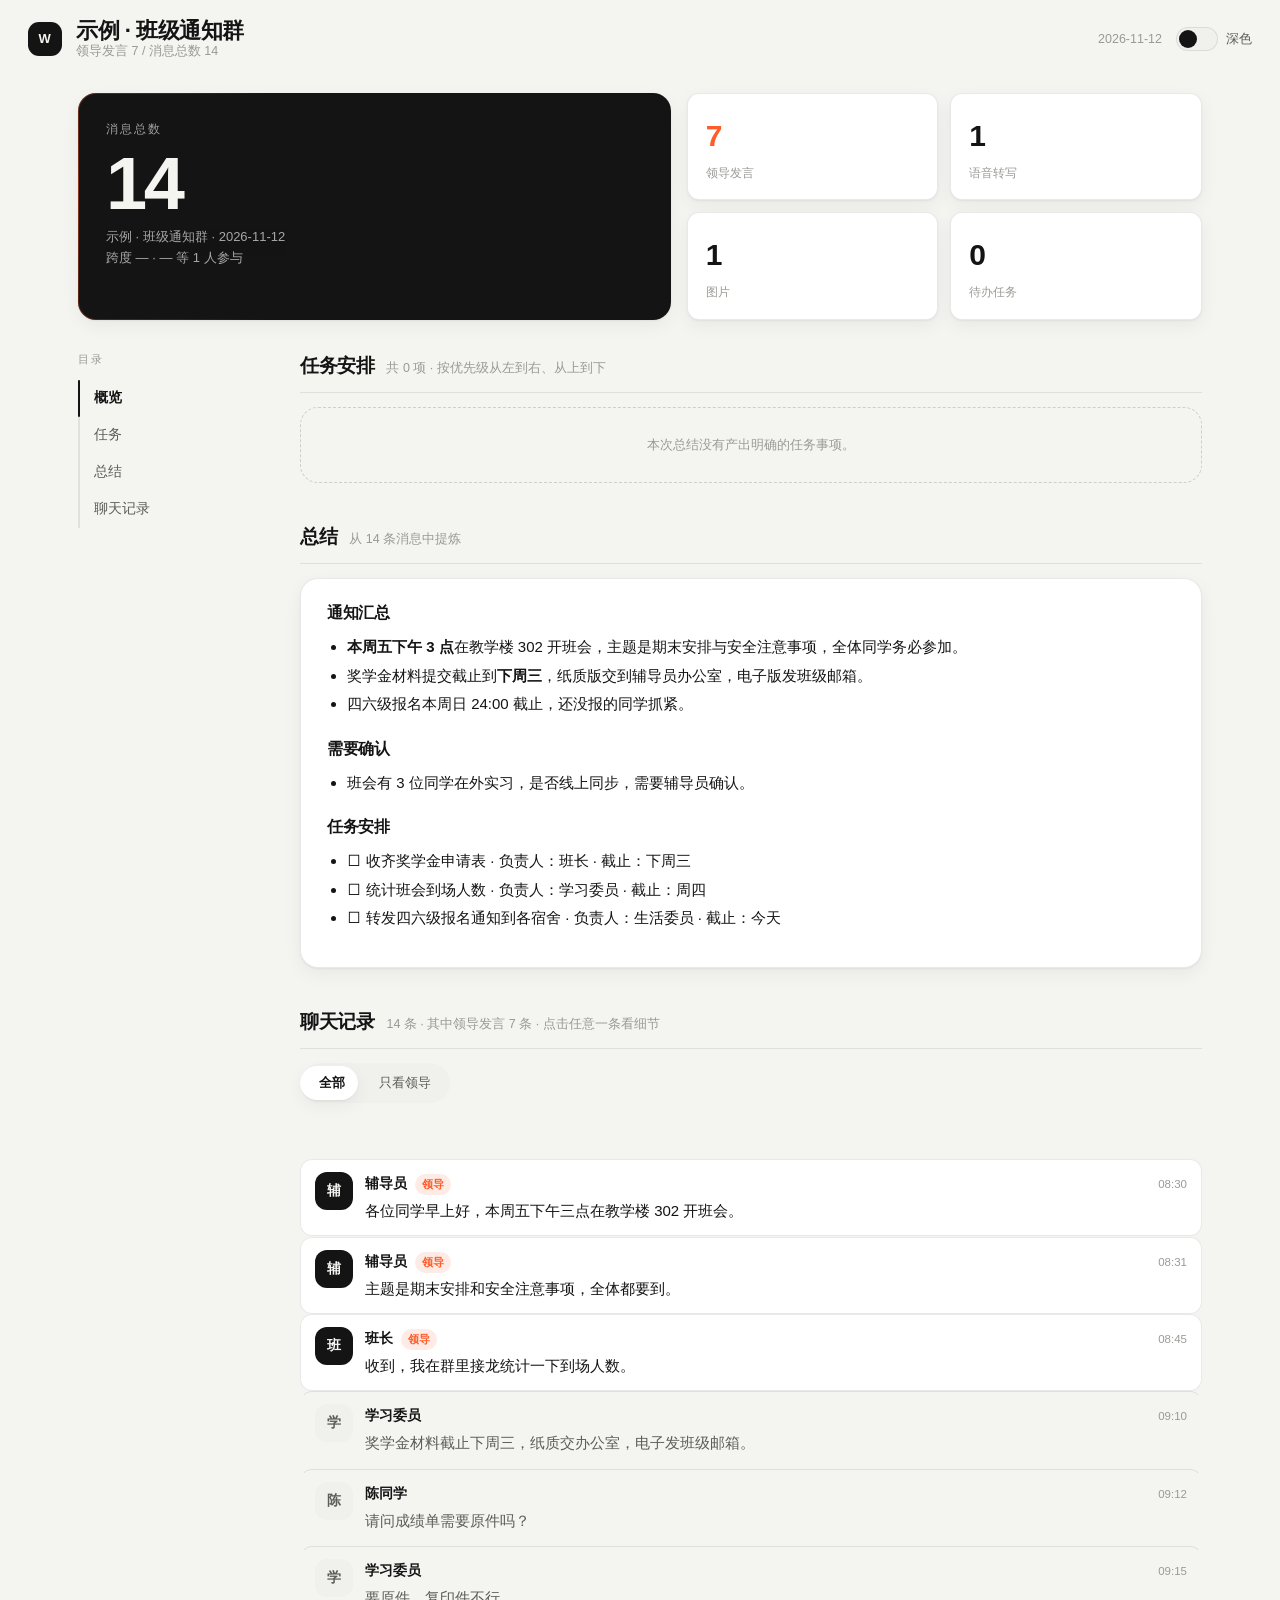
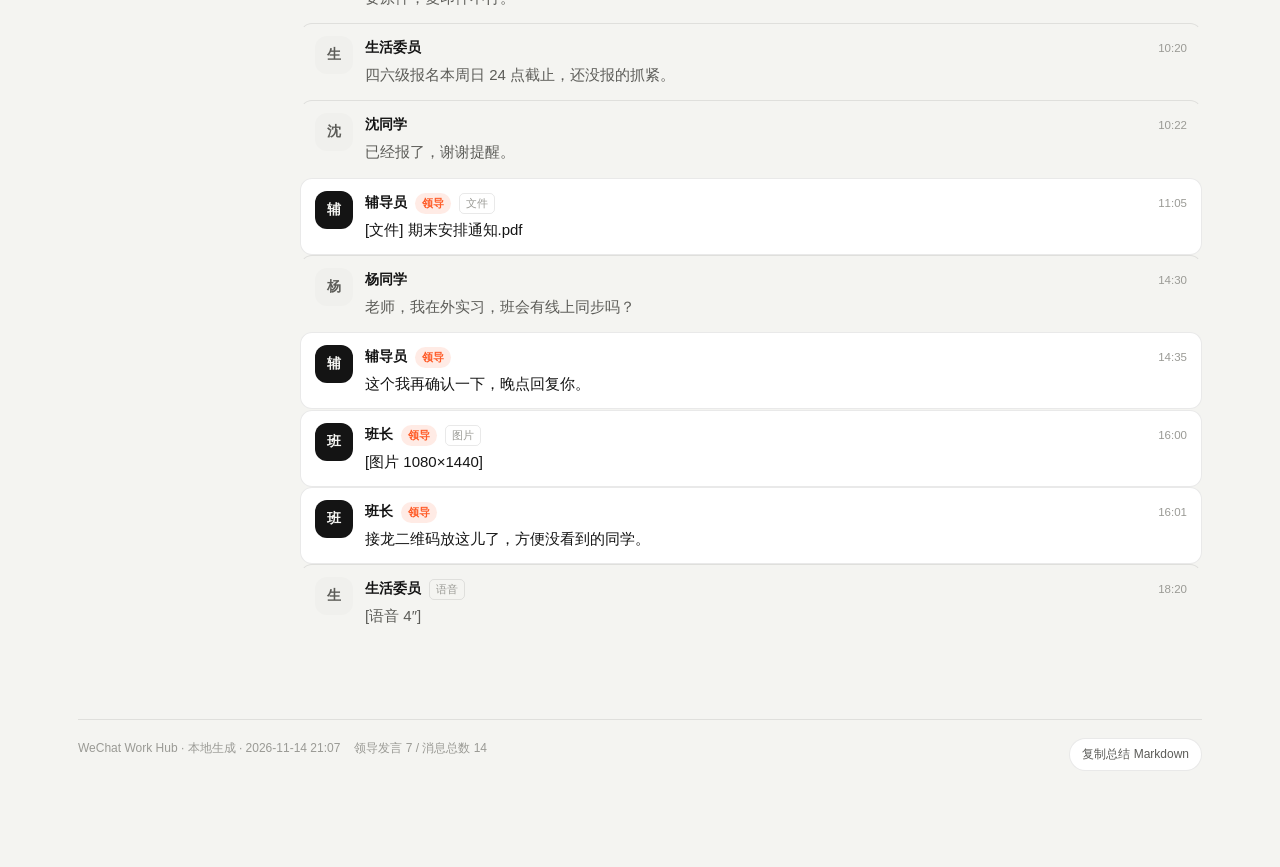
<file: demo-site/reports/demo-report-2.html>
<!doctype html>
<html lang="zh-CN" data-theme="light">
<head>
<meta charset="utf-8">
<meta name="viewport" content="width=device-width,initial-scale=1">
<meta name="generator" content="WeChat Work Hub">
<title>示例 · 班级通知群 · 2026-11-12 工作简报</title>
<style>
*,*::before,*::after{box-sizing:border-box}
:root{
  --bg:#F4F4F1;--surface:#FFFFFF;--surface-2:#FAFAF8;--surface-3:#F0F0ED;
  --ink:#141414;--ink-2:#5C5C58;--ink-3:#9A9A95;
  --line:rgba(20,20,20,.09);--line-strong:rgba(20,20,20,.17);
  --accent:#FF5C28;--accent-soft:rgba(255,92,40,.12);
  --radius:18px;--radius-sm:12px;
  --shadow-sm:0 1px 2px rgba(20,20,20,.05),0 6px 18px rgba(20,20,20,.05);
  --shadow-lg:0 30px 70px -20px rgba(20,20,20,.3);
  --dur:.34s;
  --spring:cubic-bezier(.22,1.35,.36,1);
  --out:cubic-bezier(.16,1,.3,1);
}
[data-theme="dark"]{
  --bg:#0F0F0F;--surface:#171717;--surface-2:#1D1D1D;--surface-3:#232323;
  --ink:#F4F4F2;--ink-2:#A9A9A4;--ink-3:#6E6E69;
  --line:rgba(255,255,255,.10);--line-strong:rgba(255,255,255,.20);
  --accent:#FF7A45;--accent-soft:rgba(255,122,69,.16);
  --shadow-sm:0 1px 2px rgba(0,0,0,.5);
  --shadow-lg:0 30px 80px -24px rgba(0,0,0,.8);
}
html{-webkit-text-size-adjust:100%}
body{
  margin:0;background:var(--bg);color:var(--ink);
  font-family:-apple-system,BlinkMacSystemFont,"Segoe UI","PingFang SC","Hiragino Sans GB","Microsoft YaHei",sans-serif;
  font-size:15px;line-height:1.7;
  -webkit-font-smoothing:antialiased;
  transition:background var(--dur) var(--out),color var(--dur) var(--out);
}
a{color:inherit}
button{font:inherit;color:inherit;background:none;border:0;cursor:pointer}

/* ---------- 顶部导航：标题收缩吸顶（纯 transform，不重排不闪） ---------- */
.nav{
  position:sticky;top:0;z-index:60;
  display:flex;align-items:center;gap:14px;
  padding:18px 28px;margin-bottom:8px;
  background:var(--bg);
  box-shadow:0 0 0 0 transparent;
  transition:box-shadow .3s var(--out);
}
body.is-scrolled .nav{
  box-shadow:0 1px 0 var(--line),0 8px 24px -18px rgba(0,0,0,.28);
}
.nav-mark{
  width:34px;height:34px;border-radius:11px;flex:none;
  background:var(--ink);color:var(--bg);
  display:grid;place-items:center;font-weight:800;font-size:13px;letter-spacing:.5px;
  transition:transform .34s var(--spring);
}
body.is-scrolled .nav-mark{transform:scale(.85)}
.nav-titles{min-width:0}
.nav-title{
  margin:0;font-weight:800;letter-spacing:-.02em;line-height:1.15;
  font-size:22px;
  white-space:nowrap;overflow:hidden;text-overflow:ellipsis;
  transform-origin:left center;
  transition:transform .34s var(--out);
}
body.is-scrolled .nav-title{transform:scale(.76)}
.nav-sub{
  color:var(--ink-3);font-size:12.5px;line-height:1.4;
  max-height:24px;opacity:1;overflow:hidden;
  transition:max-height .3s var(--out),opacity .24s var(--out);
}
body.is-scrolled .nav-sub{max-height:0;opacity:0}
.nav-spacer{flex:1}
.nav-date{font-size:12.5px;color:var(--ink-3);font-variant-numeric:tabular-nums}

/* 弹性开关（04-2） */
.switch{display:flex;align-items:center;gap:8px;font-size:12.5px;color:var(--ink-2);white-space:nowrap}
.switch-input{position:absolute;opacity:0;pointer-events:none}
.switch-track{
  width:42px;height:24px;border-radius:999px;background:var(--surface-3);
  border:1px solid var(--line);position:relative;cursor:pointer;
  transition:background .3s var(--out);
}
.switch-thumb{
  position:absolute;top:2px;left:2px;width:18px;height:18px;border-radius:50%;
  background:var(--ink);
  transition:transform .42s var(--spring),width .42s var(--spring),border-radius .42s var(--spring);
}
.switch-input:checked + .switch-track{background:var(--accent-soft)}
.switch-input:checked + .switch-track .switch-thumb{
  transform:translateX(18px);background:var(--accent);width:20px;border-radius:8px;
}
.switch-input:active + .switch-track .switch-thumb{width:26px}

.wrap{max-width:1180px;margin:0 auto;padding:0 28px 96px}

/* ---------- Hero：大色块网格（07-4） ---------- */
.hero{display:grid;grid-template-columns:1.15fr 1fr;gap:16px;margin:14px 0 30px}
@media(max-width:860px){.hero{grid-template-columns:1fr}}
.hero-card{
  position:relative;border-radius:var(--radius);padding:26px 28px;
  background:var(--ink);color:var(--bg);overflow:hidden;isolation:isolate;
  box-shadow:var(--shadow-sm);
}
.hero-card::before{
  content:"";position:absolute;inset:-140%;z-index:-1;
  background:conic-gradient(from 0deg,transparent 0 62%,var(--accent) 76%,transparent 88% 100%);
  animation:spin 18s linear infinite;opacity:.5;
}
.hero-card::after{
  content:"";position:absolute;inset:1px;border-radius:calc(var(--radius) - 1px);
  background:var(--ink);z-index:-1;
}
@keyframes spin{to{transform:rotate(1turn)}}
.hero-kicker{font-size:12px;letter-spacing:.16em;text-transform:uppercase;opacity:.62}
.hero-num{
  font-size:74px;line-height:1;font-weight:800;letter-spacing:-.045em;
  font-variant-numeric:tabular-nums;margin:8px 0 6px;
}
.hero-sub{font-size:13px;opacity:.66;line-height:1.6}
.hero-grid{display:grid;grid-template-columns:repeat(2,1fr);gap:12px}
.stat{
  background:var(--surface);border:1px solid var(--line);border-radius:var(--radius-sm);
  padding:16px 18px;box-shadow:var(--shadow-sm);
  display:flex;flex-direction:column;justify-content:center;gap:2px;
}
.stat-val{font-size:30px;font-weight:800;letter-spacing:-.03em;font-variant-numeric:tabular-nums}
.stat-key{font-size:12px;color:var(--ink-3)}
.stat.is-accent .stat-val{color:var(--accent)}

/* ---------- 主体布局：目录联动滚动（07-18） ---------- */
.layout{display:grid;grid-template-columns:188px 1fr;gap:34px;align-items:start}
@media(max-width:900px){.layout{grid-template-columns:1fr}.toc{display:none}}
.toc{position:sticky;top:96px}
.toc-title{font-size:11px;letter-spacing:.16em;text-transform:uppercase;color:var(--ink-3);margin:0 0 12px}
.toc-list{position:relative;list-style:none;margin:0;padding:0;border-left:2px solid var(--line)}
.toc-item{}
.toc-link{
  display:block;padding:7px 0 7px 14px;font-size:13.5px;color:var(--ink-2);
  text-decoration:none;transition:color .2s var(--out),transform .3s var(--spring);
}
.toc-link:hover{color:var(--ink)}
.toc-item.is-active .toc-link{color:var(--ink);font-weight:700}
.toc-bar{
  position:absolute;left:-2px;width:2px;background:var(--ink);border-radius:2px;
  transition:transform .42s var(--spring),height .42s var(--spring);
}

/* ---------- 区块 ---------- */
.section{scroll-margin-top:96px;margin-bottom:38px}
.section-head{
  display:flex;align-items:baseline;gap:12px;margin:0 0 14px;
  padding-bottom:10px;border-bottom:1px solid var(--line);
}
.section-title{margin:0;font-size:19px;font-weight:800;letter-spacing:-.02em}
.section-note{margin:0;font-size:12.5px;color:var(--ink-3)}
.panel{
  background:var(--surface);border:1px solid var(--line);border-radius:var(--radius);
  padding:24px 26px;box-shadow:var(--shadow-sm);
}

/* ---------- Markdown 内容 ---------- */
.md-h{margin:22px 0 10px;letter-spacing:-.02em;line-height:1.35}
.md-h:first-child{margin-top:0}
h2.md-h{font-size:18px;padding-bottom:8px;border-bottom:1px solid var(--line)}
h3.md-h{font-size:15.5px}
h4.md-h{font-size:14px;color:var(--ink-2)}
.md-h + *{margin-top:0}
p{margin:0 0 10px}
.md-hr{border:0;border-top:1px solid var(--line);margin:20px 0}
.md-quote{
  margin:0 0 12px;padding:10px 14px;border-radius:var(--radius-sm);
  background:var(--surface-2);border-left:3px solid var(--accent);
}
.md-quote p:last-child{margin:0}
.md-list{margin:0 0 12px;padding-left:20px}
.md-list li{margin:3px 0}
code{font-family:ui-monospace,SFMono-Regular,Menlo,Consolas,monospace;font-size:.88em;
  background:var(--surface-3);padding:2px 5px;border-radius:5px}
pre.code{
  background:var(--surface-2);border:1px solid var(--line);border-radius:var(--radius-sm);
  padding:14px 16px;overflow:auto;margin:0 0 12px;
}
pre.code code{background:none;padding:0}
.empty{color:var(--ink-3)}
.table-wrap{overflow:auto;border:1px solid var(--line);border-radius:var(--radius-sm);margin:0 0 14px}
.md-table{border-collapse:collapse;width:100%;font-size:13.5px}
.md-table th,.md-table td{padding:9px 12px;text-align:left;border-bottom:1px solid var(--line)}
.md-table th{background:var(--surface-2);font-weight:700;font-size:12.5px;color:var(--ink-2)}
.md-table tr:last-child td{border-bottom:0}

/* 任务行 */
.task-list{list-style:none;margin:0 0 14px;padding:0}
.task{
  display:flex;align-items:flex-start;gap:10px;padding:9px 0;
  border-bottom:1px dashed var(--line);
}
.task:last-child{border-bottom:0}
.task-box{
  width:16px;height:16px;margin-top:4px;flex:none;border-radius:5px;
  border:1.5px solid var(--line-strong);
}
.task.is-done .task-title{text-decoration:line-through;color:var(--ink-3)}
.task.is-done .task-box{background:var(--ink);border-color:var(--ink);position:relative}
.task.is-done .task-box::after{
  content:"";position:absolute;left:5px;top:2px;width:4px;height:8px;
  border:1.5px solid var(--bg);border-top:0;border-left:0;transform:rotate(40deg);
}
.task-title{flex:1;min-width:0}
.task-meta{display:flex;gap:6px;flex-wrap:wrap;justify-content:flex-end}
.chip{
  font-size:11.5px;padding:2px 8px;border-radius:999px;white-space:nowrap;
  background:var(--surface-3);color:var(--ink-2);
}
.chip-pri{background:var(--accent-soft);color:var(--accent);font-weight:700}
.chip-due{background:var(--ink);color:var(--bg);font-variant-numeric:tabular-nums}

/* ---------- 任务卡片网格：每张卡片一个任务（明亮卡片式） ---------- */
.task-grid{
  display:grid;grid-template-columns:repeat(auto-fill,minmax(240px,1fr));gap:14px;
  margin:0 0 14px;
}
.task-card{
  position:relative;display:flex;flex-direction:column;gap:8px;
  background:var(--surface);border:1px solid var(--line);border-radius:var(--radius);
  padding:16px 16px 14px;box-shadow:var(--shadow-sm);
  overflow:hidden;transition:transform .22s var(--spring),box-shadow .22s var(--out),border-color .22s var(--out);
}
.task-card::before{
  content:"";position:absolute;left:0;top:0;bottom:0;width:4px;background:var(--ink-3);
}
.task-card[data-pri="紧急"]::before{background:var(--err)}
.task-card[data-pri="重要"]::before{background:var(--accent)}
.task-card[data-pri="高"]::before{background:var(--err)}
.task-card[data-pri="中"]::before{background:var(--warn,#D9822B)}
.task-card:hover{transform:translateY(-2px);box-shadow:var(--shadow-lg);border-color:var(--line-strong)}
.task-card.is-done{opacity:.62}
.task-card-top{display:flex;align-items:center;gap:8px;padding-left:8px}
.task-card-pri{
  font-size:11px;font-weight:800;letter-spacing:.04em;padding:2px 9px;border-radius:999px;
  background:var(--surface-3);color:var(--ink-2);
}
.task-card-pri[data-pri="紧急"]{background:rgba(211,60,60,.12);color:var(--err)}
.task-card-pri[data-pri="重要"]{background:var(--accent-soft);color:var(--accent)}
.task-card-title{
  font-weight:700;font-size:14.5px;line-height:1.5;letter-spacing:-.01em;padding-left:8px;
  word-break:break-word;
}
.task-card.is-done .task-card-title{text-decoration:line-through;color:var(--ink-3)}
.task-card-meta{display:flex;flex-direction:column;gap:5px;padding-left:8px;margin-top:auto}
.task-card-row{display:flex;align-items:center;gap:7px;font-size:12.5px;color:var(--ink-2)}
.task-card-row .ic{width:15px;text-align:center;color:var(--ink-3);font-size:11px;flex:none}
.task-card-row .val{min-width:0;overflow:hidden;text-overflow:ellipsis;white-space:nowrap}
.task-card-row .val.is-owner{font-weight:700;color:var(--ink)}
.task-card-row .val.is-due{color:var(--ink-2);font-variant-numeric:tabular-nums}
.task-card-row .val.is-src{color:var(--ink-3);font-size:11.5px}
.task-card-empty{
  padding:26px;text-align:center;color:var(--ink-3);font-size:13px;
  border:1px dashed var(--line-strong);border-radius:var(--radius);
}

/* ---------- 过滤芯片：指示条连续滑动（06-4 变体） ---------- */
.filter{
  position:relative;display:inline-flex;gap:2px;padding:3px;
  background:var(--surface-3);border-radius:999px;margin-bottom:14px;
}
.filter-bar{
  position:absolute;top:3px;bottom:3px;left:0;width:0;border-radius:999px;
  background:var(--surface);box-shadow:var(--shadow-sm);
  transition:transform .42s var(--spring),width .42s var(--spring);
}
.filter-btn{
  position:relative;z-index:1;padding:6px 16px;font-size:13px;border-radius:999px;
  color:var(--ink-2);transition:color .24s var(--out),transform .18s var(--out);
}
.filter-btn:active{transform:scale(.96)}
.filter-btn[aria-selected="true"]{color:var(--ink);font-weight:700}

/* ---------- 聊天流：错峰弹入（03-11） ---------- */
.stream{position:relative}
.msg{
  display:grid;grid-template-columns:38px 1fr;gap:12px;
  padding:12px 14px;border-radius:var(--radius-sm);
  border:1px solid transparent;
  transition:background .24s var(--out),transform .2s var(--out),border-color .24s var(--out);
  cursor:pointer;
}
.msg:hover{background:var(--surface);border-color:var(--line)}
.msg:active{transform:scale(.992)}
.msg + .msg{border-top:1px solid var(--line)}
.msg.is-enter{animation:rowIn .52s var(--spring) both}
@keyframes rowIn{from{opacity:0;transform:translateY(14px) scale(.986)}to{opacity:1;transform:none}}
.msg.is-leader{background:var(--surface);border-color:var(--line)}
.avatar{
  width:38px;height:38px;border-radius:12px;display:grid;place-items:center;
  background:var(--surface-3);color:var(--ink-2);font-weight:700;font-size:14px;
}
.msg.is-leader .avatar{background:var(--ink);color:var(--bg)}
.msg-head{display:flex;align-items:baseline;gap:8px;flex-wrap:wrap}
.msg-name{font-weight:700;font-size:14px}
.leader-tag{
  font-size:11px;padding:1px 7px;border-radius:999px;
  background:var(--accent-soft);color:var(--accent);font-weight:700;
}
.msg-time{font-size:11.5px;color:var(--ink-3);font-variant-numeric:tabular-nums;margin-left:auto}
.msg-body{margin:2px 0 0;color:var(--ink-2);white-space:pre-wrap;word-break:break-word}
.msg.is-leader .msg-body{color:var(--ink)}
.msg-note{margin:6px 0 0;font-size:11.5px;color:var(--ink-3)}
.msg-type{
  font-size:11px;color:var(--ink-3);border:1px solid var(--line);
  padding:0 6px;border-radius:5px;
}

/* 领导发言浮标：吸顶但不推挤（05-9） */
.leader-pin{
  position:sticky;top:88px;z-index:20;display:flex;align-items:center;gap:8px;
  margin:0 0 8px;padding:7px 12px;border-radius:999px;
  background:var(--ink);color:var(--bg);font-size:12px;font-weight:700;
  box-shadow:var(--shadow-sm);width:max-content;
  opacity:0;transform:translateY(-8px) scale(.94);pointer-events:none;
  transition:opacity .3s var(--out),transform .42s var(--spring);
}
.leader-pin.is-on{opacity:1;transform:none}

/* ---------- 卡片弹出详情（01-8） ---------- */
.modal-root{position:fixed;inset:0;z-index:100;display:grid;place-items:center;padding:24px}
.modal-root[hidden]{display:none}
.scrim{
  position:absolute;inset:0;background:rgba(10,10,10,.42);
  backdrop-filter:blur(3px);-webkit-backdrop-filter:blur(3px);
  opacity:0;transition:opacity .34s var(--out);
}
.scrim.is-on{opacity:1}
.modal-card{
  position:relative;width:min(620px,100%);max-height:78vh;overflow:auto;
  background:var(--surface);border-radius:var(--radius);
  box-shadow:var(--shadow-lg);padding:22px 24px;
  transform-origin:top left;
}
.modal-head{display:flex;align-items:center;gap:10px;margin-bottom:14px}
.modal-title{font-weight:800;font-size:15px}
.modal-x{
  margin-left:auto;width:30px;height:30px;border-radius:9px;
  display:grid;place-items:center;background:var(--surface-3);
  transition:transform .2s var(--spring),background .2s var(--out);
}
.modal-x:hover{background:var(--surface-2)}
.modal-x:active{transform:scale(.9)}
.modal-body{white-space:pre-wrap;word-break:break-word;color:var(--ink-2);margin:0}
.kv{display:grid;grid-template-columns:70px 1fr;gap:6px 12px;font-size:12.5px;margin:14px 0 0}
.kv dt{color:var(--ink-3)}
.kv dd{margin:0;color:var(--ink-2);word-break:break-all}

/* ---------- Toast（05-2） ---------- */
.toast-host{
  position:fixed;left:50%;bottom:28px;transform:translateX(-50%);z-index:120;
  display:flex;flex-direction:column;gap:8px;align-items:center;pointer-events:none;
}
.toast{
  padding:9px 16px;border-radius:999px;background:var(--ink);color:var(--bg);
  font-size:13px;box-shadow:var(--shadow-lg);
  opacity:0;transform:translateY(12px) scale(.96);
  transition:opacity .3s var(--out),transform .42s var(--spring);
}
.toast.is-on{opacity:1;transform:none}

/* ---------- 回到顶部 ---------- */
.to-top{
  position:fixed;right:24px;bottom:28px;width:42px;height:42px;border-radius:50%;
  background:var(--surface);border:1px solid var(--line);box-shadow:var(--shadow-sm);
  display:grid;place-items:center;z-index:80;
  opacity:0;transform:translateY(14px) scale(.8);pointer-events:none;
  transition:opacity .3s var(--out),transform .42s var(--spring);
}
.to-top.is-on{opacity:1;transform:none;pointer-events:auto}
.to-top:active{transform:scale(.86)}
.to-top:hover{background:var(--surface-2)}

.foot{
  margin-top:40px;padding-top:18px;border-top:1px solid var(--line);
  font-size:12px;color:var(--ink-3);display:flex;gap:14px;flex-wrap:wrap;
}
.copy-btn{
  padding:5px 12px;border-radius:999px;border:1px solid var(--line);
  background:var(--surface);font-size:12px;color:var(--ink-2);
  transition:transform .2s var(--spring),background .2s var(--out);
}
.copy-btn:hover{background:var(--surface-2)}
.copy-btn:active{transform:scale(.94)}

@media(prefers-reduced-motion:reduce){
  *{animation-duration:.01ms !important;transition-duration:.01ms !important}
}
</style>
</head>
<body>
<header class="nav">
  <div class="nav-mark">W</div>
  <div class="nav-titles">
    <h1 class="nav-title">示例 · 班级通知群</h1>
    <div class="nav-sub">领导发言 7 / 消息总数 14</div>
  </div>
  <div class="nav-spacer"></div>
  <div class="nav-date">2026-11-12</div>
  <label class="switch">
    <input class="switch-input" type="checkbox" id="themeSwitch">
    <span class="switch-track"><span class="switch-thumb"></span></span>
    <span>深色</span>
  </label>
</header>

<main class="wrap">
<section class="hero" id="sec-overview">
  <div class="hero-card">
    <div class="hero-kicker">消息总数</div>
    <div class="hero-num" data-count="14">14</div>
    <div class="hero-sub">示例 · 班级通知群 · 2026-11-12<br>跨度 — · — 等 1 人参与</div>
  </div>
  <div class="hero-grid"><div class="stat is-accent"><span class="stat-val" data-count="7">7</span><span class="stat-key">领导发言</span></div>
<div class="stat"><span class="stat-val" data-count="1">1</span><span class="stat-key">语音转写</span></div>
<div class="stat"><span class="stat-val" data-count="1">1</span><span class="stat-key">图片</span></div>
<div class="stat"><span class="stat-val" data-count="0">0</span><span class="stat-key">待办任务</span></div></div>
</section>
<div class="layout">
  <nav class="toc">
    <p class="toc-title">目录</p>
    <ul class="toc-list" id="tocList">
      <li class="toc-bar" aria-hidden="true"></li>
<li class="toc-item"><a class="toc-link" href="#sec-overview">概览</a></li>
<li class="toc-item"><a class="toc-link" href="#sec-tasks">任务</a></li>
<li class="toc-item"><a class="toc-link" href="#sec-summary">总结</a></li>
<li class="toc-item"><a class="toc-link" href="#sec-chat">聊天记录</a></li>
    </ul>
  </nav>
  <div class="content">
<section class="section" id="sec-tasks">
  <div class="section-head">
    <h2 class="section-title">任务安排</h2>
    <p class="section-note">共 0 项 · 按优先级从左到右、从上到下</p>
  </div>
  <div class="task-card-empty">本次总结没有产出明确的任务事项。</div>
</section>

<section class="section" id="sec-summary">
  <div class="section-head">
    <h2 class="section-title">总结</h2>
    <p class="section-note">从 14 条消息中提炼</p>
  </div>
  <div class="panel"><h3 class="md-h">通知汇总</h3>
<ul class="md-list">
<li><strong>本周五下午 3 点</strong>在教学楼 302 开班会，主题是期末安排与安全注意事项，全体同学务必参加。</li>
<li>奖学金材料提交截止到<strong>下周三</strong>，纸质版交到辅导员办公室，电子版发班级邮箱。</li>
<li>四六级报名本周日 24:00 截止，还没报的同学抓紧。</li>
</ul>
<h3 class="md-h">需要确认</h3>
<ul class="md-list">
<li>班会有 3 位同学在外实习，是否线上同步，需要辅导员确认。</li>
</ul>
<h3 class="md-h">任务安排</h3>
<ul class="md-list">
<li>☐ 收齐奖学金申请表 · 负责人：班长 · 截止：下周三</li>
<li>☐ 统计班会到场人数 · 负责人：学习委员 · 截止：周四</li>
<li>☐ 转发四六级报名通知到各宿舍 · 负责人：生活委员 · 截止：今天</li>
</ul></div>
</section>

<section class="section" id="sec-chat">
  <div class="section-head">
    <h2 class="section-title">聊天记录</h2>
    <p class="section-note">14 条 · 其中领导发言 7 条 · 点击任意一条看细节</p>
  </div>
  <div class="filter" id="filterHost" role="tablist">
  <span class="filter-bar" aria-hidden="true"></span>
  <button class="filter-btn" role="tab" data-mode="all" aria-selected="true">全部</button>
  <button class="filter-btn" role="tab" data-mode="leader" aria-selected="false">只看领导</button>
</div>
  <div class="stream">
<div class="leader-pin" id="leaderPin">▲ 领导发言 · 辅导员</div><div class="msg is-leader" data-idx="0" data-i="0">
  <div class="avatar">辅</div>
  <div>
    <div class="msg-head">
      <span class="msg-name">辅导员</span><span class="leader-tag">领导</span>
      <span class="msg-time">08:30</span>
    </div>
    <p class="msg-body">各位同学早上好，本周五下午三点在教学楼 302 开班会。</p>
  </div>
</div>
<div class="msg is-leader" data-idx="1" data-i="1">
  <div class="avatar">辅</div>
  <div>
    <div class="msg-head">
      <span class="msg-name">辅导员</span><span class="leader-tag">领导</span>
      <span class="msg-time">08:31</span>
    </div>
    <p class="msg-body">主题是期末安排和安全注意事项，全体都要到。</p>
  </div>
</div>
<div class="msg is-leader" data-idx="2" data-i="2">
  <div class="avatar">班</div>
  <div>
    <div class="msg-head">
      <span class="msg-name">班长</span><span class="leader-tag">领导</span>
      <span class="msg-time">08:45</span>
    </div>
    <p class="msg-body">收到，我在群里接龙统计一下到场人数。</p>
  </div>
</div>
<div class="msg" data-idx="3" data-i="3">
  <div class="avatar">学</div>
  <div>
    <div class="msg-head">
      <span class="msg-name">学习委员</span>
      <span class="msg-time">09:10</span>
    </div>
    <p class="msg-body">奖学金材料截止下周三，纸质交办公室，电子发班级邮箱。</p>
  </div>
</div>
<div class="msg" data-idx="4" data-i="4">
  <div class="avatar">陈</div>
  <div>
    <div class="msg-head">
      <span class="msg-name">陈同学</span>
      <span class="msg-time">09:12</span>
    </div>
    <p class="msg-body">请问成绩单需要原件吗？</p>
  </div>
</div>
<div class="msg" data-idx="5" data-i="5">
  <div class="avatar">学</div>
  <div>
    <div class="msg-head">
      <span class="msg-name">学习委员</span>
      <span class="msg-time">09:15</span>
    </div>
    <p class="msg-body">要原件，复印件不行。</p>
  </div>
</div>
<div class="msg" data-idx="6" data-i="6">
  <div class="avatar">生</div>
  <div>
    <div class="msg-head">
      <span class="msg-name">生活委员</span>
      <span class="msg-time">10:20</span>
    </div>
    <p class="msg-body">四六级报名本周日 24 点截止，还没报的抓紧。</p>
  </div>
</div>
<div class="msg" data-idx="7" data-i="7">
  <div class="avatar">沈</div>
  <div>
    <div class="msg-head">
      <span class="msg-name">沈同学</span>
      <span class="msg-time">10:22</span>
    </div>
    <p class="msg-body">已经报了，谢谢提醒。</p>
  </div>
</div>
<div class="msg is-leader" data-idx="8" data-i="8">
  <div class="avatar">辅</div>
  <div>
    <div class="msg-head">
      <span class="msg-name">辅导员</span><span class="leader-tag">领导</span><span class="msg-type">文件</span>
      <span class="msg-time">11:05</span>
    </div>
    <p class="msg-body">[文件] 期末安排通知.pdf</p>
  </div>
</div>
<div class="msg" data-idx="9" data-i="9">
  <div class="avatar">杨</div>
  <div>
    <div class="msg-head">
      <span class="msg-name">杨同学</span>
      <span class="msg-time">14:30</span>
    </div>
    <p class="msg-body">老师，我在外实习，班会有线上同步吗？</p>
  </div>
</div>
<div class="msg is-leader" data-idx="10" data-i="10">
  <div class="avatar">辅</div>
  <div>
    <div class="msg-head">
      <span class="msg-name">辅导员</span><span class="leader-tag">领导</span>
      <span class="msg-time">14:35</span>
    </div>
    <p class="msg-body">这个我再确认一下，晚点回复你。</p>
  </div>
</div>
<div class="msg is-leader" data-idx="11" data-i="11">
  <div class="avatar">班</div>
  <div>
    <div class="msg-head">
      <span class="msg-name">班长</span><span class="leader-tag">领导</span><span class="msg-type">图片</span>
      <span class="msg-time">16:00</span>
    </div>
    <p class="msg-body">[图片 1080×1440]</p>
  </div>
</div>
<div class="msg is-leader" data-idx="12" data-i="12">
  <div class="avatar">班</div>
  <div>
    <div class="msg-head">
      <span class="msg-name">班长</span><span class="leader-tag">领导</span>
      <span class="msg-time">16:01</span>
    </div>
    <p class="msg-body">接龙二维码放这儿了，方便没看到的同学。</p>
  </div>
</div>
<div class="msg" data-idx="13" data-i="13">
  <div class="avatar">生</div>
  <div>
    <div class="msg-head">
      <span class="msg-name">生活委员</span><span class="msg-type">语音</span>
      <span class="msg-time">18:20</span>
    </div>
    <p class="msg-body">[语音 4″]</p>
  </div>
</div>
  </div>
</section>
  </div>
</div>
<footer class="foot">
  <span>WeChat Work Hub · 本地生成 · 2026-11-14 21:07</span>
  <span>领导发言 7 / 消息总数 14</span>
  <span style="flex:1"></span>
  <button class="copy-btn" id="copySummary">复制总结 Markdown</button>
</footer>
</main>

<div class="modal-root" id="modalRoot" hidden>
  <div class="scrim"></div>
  <article class="modal-card" role="dialog" aria-modal="true">
    <div class="modal-head">
      <span class="modal-title"></span>
      <button class="modal-x" aria-label="关闭">✕</button>
    </div>
    <p class="modal-body"></p>
    <dl class="kv"></dl>
  </article>
</div>

<div class="toast-host" id="toastHost"></div>
<button class="to-top" id="toTop" aria-label="回到顶部">↑</button>

<script id="wgh-payload" type="application/json">{"messages": [{"sender": "辅导员", "time": "08:30", "fullTime": "2026-11-12 08:30", "typeLabel": "文字", "content": "各位同学早上好，本周五下午三点在教学楼 302 开班会。", "raw": "", "note": "", "isLeader": true}, {"sender": "辅导员", "time": "08:31", "fullTime": "2026-11-12 08:31", "typeLabel": "文字", "content": "主题是期末安排和安全注意事项，全体都要到。", "raw": "", "note": "", "isLeader": true}, {"sender": "班长", "time": "08:45", "fullTime": "2026-11-12 08:45", "typeLabel": "文字", "content": "收到，我在群里接龙统计一下到场人数。", "raw": "", "note": "", "isLeader": true}, {"sender": "学习委员", "time": "09:10", "fullTime": "2026-11-12 09:10", "typeLabel": "文字", "content": "奖学金材料截止下周三，纸质交办公室，电子发班级邮箱。", "raw": "", "note": "", "isLeader": false}, {"sender": "陈同学", "time": "09:12", "fullTime": "2026-11-12 09:12", "typeLabel": "文字", "content": "请问成绩单需要原件吗？", "raw": "", "note": "", "isLeader": false}, {"sender": "学习委员", "time": "09:15", "fullTime": "2026-11-12 09:15", "typeLabel": "文字", "content": "要原件，复印件不行。", "raw": "", "note": "", "isLeader": false}, {"sender": "生活委员", "time": "10:20", "fullTime": "2026-11-12 10:20", "typeLabel": "文字", "content": "四六级报名本周日 24 点截止，还没报的抓紧。", "raw": "", "note": "", "isLeader": false}, {"sender": "沈同学", "time": "10:22", "fullTime": "2026-11-12 10:22", "typeLabel": "文字", "content": "已经报了，谢谢提醒。", "raw": "", "note": "", "isLeader": false}, {"sender": "辅导员", "time": "11:05", "fullTime": "2026-11-12 11:05", "typeLabel": "文件", "content": "[文件] 期末安排通知.pdf", "raw": "", "note": "", "isLeader": true}, {"sender": "杨同学", "time": "14:30", "fullTime": "2026-11-12 14:30", "typeLabel": "文字", "content": "老师，我在外实习，班会有线上同步吗？", "raw": "", "note": "", "isLeader": false}, {"sender": "辅导员", "time": "14:35", "fullTime": "2026-11-12 14:35", "typeLabel": "文字", "content": "这个我再确认一下，晚点回复你。", "raw": "", "note": "", "isLeader": true}, {"sender": "班长", "time": "16:00", "fullTime": "2026-11-12 16:00", "typeLabel": "图片", "content": "[图片 1080×1440]", "raw": "", "note": "", "isLeader": true}, {"sender": "班长", "time": "16:01", "fullTime": "2026-11-12 16:01", "typeLabel": "文字", "content": "接龙二维码放这儿了，方便没看到的同学。", "raw": "", "note": "", "isLeader": true}, {"sender": "生活委员", "time": "18:20", "fullTime": "2026-11-12 18:20", "typeLabel": "语音", "content": "[语音 4″]", "raw": "", "note": "", "isLeader": false}], "summary_md": "## 通知汇总\n\n- **本周五下午 3 点**在教学楼 302 开班会，主题是期末安排与安全注意事项，全体同学务必参加。\n- 奖学金材料提交截止到**下周三**，纸质版交到辅导员办公室，电子版发班级邮箱。\n- 四六级报名本周日 24:00 截止，还没报的同学抓紧。\n\n## 需要确认\n\n- 班会有 3 位同学在外实习，是否线上同步，需要辅导员确认。\n\n## 任务安排\n\n- ☐ 收齐奖学金申请表 · 负责人：班长 · 截止：下周三\n- ☐ 统计班会到场人数 · 负责人：学习委员 · 截止：周四\n- ☐ 转发四六级报名通知到各宿舍 · 负责人：生活委员 · 截止：今天\n"}</script>
<script>
(function(){
  'use strict';
  var payload = {};
  try{ payload = JSON.parse(document.getElementById('wgh-payload').textContent || '{}'); }catch(e){}
  var msgs = payload.messages || [];
  var reduce = window.matchMedia && window.matchMedia('(prefers-reduced-motion: reduce)').matches;

  /* ---- 数字缓停计数（04-7） ---- */
  function easeOutExpo(t){ return t===1 ? 1 : 1 - Math.pow(2, -10*t); }
  function countUp(el){
    var target = parseFloat(el.getAttribute('data-count')||'0');
    if(!target){ el.textContent='0'; return; }
    var dur = reduce ? 0 : 900, start = null;
    function frame(ts){
      if(start===null) start = ts;
      var p = Math.min((ts-start)/dur, 1);
      var v = Math.round(target * easeOutExpo(p));
      el.textContent = v >= 10000 ? Math.round(v/1000)+'k' : v;
      if(p < 1) requestAnimationFrame(frame);
    }
    if(dur===0){ el.textContent = target; return; }
    requestAnimationFrame(frame);
  }
  function initCounters(){
    document.querySelectorAll('[data-count]').forEach(function(el){
      el.textContent = '0';
      countUp(el);
    });
  }

  /* ---- 滚动收缩吸顶（rAF 节流 + 迟滞，避免边界抖动） ---- */
  function initScrollChrome(){
    var toTop = document.getElementById('toTop');
    var ticking = false;
    var scrolled = false;
    function update(){
      ticking = false;
      var y = window.scrollY || 0;
      // 迟滞：向下超过 24px 才收缩，向上回到 8px 以下才展开，避免临界点反复切换
      if (y > 24 && !scrolled) scrolled = true;
      else if (y < 8 && scrolled) scrolled = false;
      document.body.classList.toggle('is-scrolled', scrolled);
      if(toTop) toTop.classList.toggle('is-on', y > 420);
    }
    function onScroll(){
      if(!ticking){ ticking = true; requestAnimationFrame(update); }
    }
    window.addEventListener('scroll', onScroll, {passive:true});
    update();
  }

  /* ---- 目录联动滚动（07-18） ---- */
  function initToc(){
    var list = document.getElementById('tocList');
    if(!list) return;
    var links = Array.prototype.slice.call(list.querySelectorAll('.toc-link'));
    var items = Array.prototype.slice.call(list.querySelectorAll('.toc-item'));
    var bar = list.querySelector('.toc-bar');
    var targets = links.map(function(a){ return document.querySelector(a.getAttribute('href')); });

    function moveBar(index){
      if(!bar || !items[index]) return;
      var item = items[index];
      bar.style.height = item.offsetHeight + 'px';
      bar.style.transform = 'translateY(' + item.offsetTop + 'px)';
    }
    function activate(index){
      items.forEach(function(it,i){ it.classList.toggle('is-active', i===index); });
      moveBar(index);
    }
    links.forEach(function(link, i){
      link.addEventListener('click', function(ev){
        ev.preventDefault();
        var t = targets[i];
        if(!t) return;
        window.scrollTo({top: t.getBoundingClientRect().top + window.scrollY - 90, behavior: reduce?'auto':'smooth'});
        activate(i);
      });
    });

    if('IntersectionObserver' in window){
      var visible = new Set();
      var io = new IntersectionObserver(function(entries){
        entries.forEach(function(e){ e.isIntersecting ? visible.add(e.target) : visible.delete(e.target); });
        var best = -1, bestTop = Infinity;
        targets.forEach(function(t,i){
          if(!t || !visible.has(t)) return;
          var top = Math.abs(t.getBoundingClientRect().top - 110);
          if(top < bestTop){ bestTop = top; best = i; }
        });
        if(best >= 0) activate(best);
      }, {rootMargin:'-80px 0px -60% 0px', threshold:[0,0.05,0.3]});
      targets.forEach(function(t){ if(t) io.observe(t); });
    }
    window.addEventListener('resize', function(){
      var idx = items.findIndex(function(it){ return it.classList.contains('is-active'); });
      if(idx>=0) moveBar(idx);
    });
    if(targets[0] && getComputedStyle(list).display !== 'none') activate(0);
  }

  /* ---- 列表错峰弹入（03-11） ---- */
  function initStagger(){
    var rows = Array.prototype.slice.call(document.querySelectorAll('.msg'));
    function reveal(node){
      node.style.animationDelay = (parseInt(node.getAttribute('data-i')||'0',10) * 22) + 'ms';
      node.classList.add('is-enter');
    }
    if(reduce || !('IntersectionObserver' in window)){ rows.forEach(reveal); return; }
    var io = new IntersectionObserver(function(entries){
      entries.forEach(function(e){
        if(e.isIntersecting){ reveal(e.target); io.unobserve(e.target); }
      });
    }, {rootMargin:'0px 0px -8% 0px', threshold:0.01});
    rows.forEach(function(r){ io.observe(r); });
  }

  /* ---- 领导发言浮标（05-9）：吸顶但不推挤内容 ---- */
  function initLeaderPin(){
    var pin = document.getElementById('leaderPin');
    if(!pin) return;
    if(!('IntersectionObserver' in window)) return;
    var leaders = Array.prototype.slice.call(document.querySelectorAll('.msg.is-leader'));
    if(!leaders.length) return;
    var io = new IntersectionObserver(function(entries){
      var on = entries.some(function(e){ return e.isIntersecting; });
      pin.classList.toggle('is-on', on);
    }, {rootMargin:'-120px 0px -62% 0px'});
    leaders.forEach(function(n){ io.observe(n); });
  }

  /* ---- 过滤：只看领导 ---- */
  function initFilter(){
    var host = document.getElementById('filterHost');
    if(!host) return;
    var bar = host.querySelector('.filter-bar');
    var btns = Array.prototype.slice.call(host.querySelectorAll('.filter-btn'));
    function moveTo(btn){
      if(!bar) return;
      bar.style.width = btn.offsetWidth + 'px';
      bar.style.transform = 'translateX(' + (btn.offsetLeft - 3) + 'px)';
    }
    function apply(mode){
      btns.forEach(function(b){
        b.setAttribute('aria-selected', String(b.getAttribute('data-mode')===mode));
      });
      var active = btns.filter(function(b){ return b.getAttribute('aria-selected')==='true'; })[0] || btns[0];
      moveTo(active);
      document.querySelectorAll('.msg').forEach(function(row){
        row.style.display = (mode==='leader' && !row.classList.contains('is-leader')) ? 'none' : '';
      });
    }
    btns.forEach(function(b){ b.addEventListener('click', function(){ apply(b.getAttribute('data-mode')); }); });
    apply('all');
    window.addEventListener('resize', function(){
      var active = btns.filter(function(b){ return b.getAttribute('aria-selected')==='true'; })[0];
      if(active) moveTo(active);
    });
  }

  /* ---- 卡片弹出详情（01-8）：原位放大 / 原路收回 ---- */
  function initModal(){
    var root = document.getElementById('modalRoot');
    if(!root) return;
    var scrim = root.querySelector('.scrim');
    var card = root.querySelector('.modal-card');
    var title = root.querySelector('.modal-title');
    var body = root.querySelector('.modal-body');
    var kv = root.querySelector('.kv');
    var origin = null;

    function open(row){
      var data = msgs[parseInt(row.getAttribute('data-idx')||'0',10)];
      if(!data) return;
      origin = row;
      title.textContent = data.sender + ' · ' + data.time;
      body.textContent = data.content || '（该消息没有文字内容）';
      kv.innerHTML = '';
      [['类型', data.typeLabel], ['时间', data.fullTime], ['备注', data.note], ['原始', data.raw]]
        .forEach(function(pair){
          if(!pair[1]) return;
          var dt = document.createElement('dt'); dt.textContent = pair[0];
          var dd = document.createElement('dd'); dd.textContent = pair[1];
          kv.appendChild(dt); kv.appendChild(dd);
        });

      var from = row.getBoundingClientRect();
      root.hidden = false;
      var to = card.getBoundingClientRect();
      var dx = from.left - to.left, dy = from.top - to.top;
      var sx = from.width / to.width, sy = from.height / to.height;

      requestAnimationFrame(function(){
        scrim.classList.add('is-on');
        if(!reduce){
          card.animate(
            [
              {transform:'translate('+dx+'px,'+dy+'px) scale('+sx+','+sy+')', opacity:0.35, borderRadius:'12px'},
              {transform:'none', opacity:1, borderRadius:'18px'}
            ],
            {duration:420, easing:'cubic-bezier(.2,1.12,.32,1)', fill:'both'}
          );
        }
      });
    }

    function close(){
      var from = card.getBoundingClientRect();
      scrim.classList.remove('is-on');
      var done = function(){ root.hidden = true; card.style.opacity=''; };
      if(origin && !reduce){
        var t = origin.getBoundingClientRect();
        var dx = t.left - from.left, dy = t.top - from.top;
        var sx = t.width / from.width, sy = t.height / from.height;
        var anim = card.animate(
          [
            {transform:'none', opacity:1, borderRadius:'18px'},
            {transform:'translate('+dx+'px,'+dy+'px) scale('+sx+','+sy+')', opacity:0.25, borderRadius:'12px'}
          ],
          {duration:320, easing:'cubic-bezier(.4,0,.6,1)', fill:'both'}
        );
        anim.onfinish = done; anim.oncancel = done; origin = null;
      } else { done(); }
    }

    document.querySelectorAll('.msg').forEach(function(row){
      row.addEventListener('click', function(){ open(row); });
    });
    scrim.addEventListener('click', close);
    root.querySelector('.modal-x').addEventListener('click', close);
    document.addEventListener('keydown', function(e){ if(e.key === 'Escape' && !root.hidden) close(); });
  }

  /* ---- 主题弹性开关（04-2） ---- */
  function initTheme(){
    var root = document.documentElement;
    var input = document.getElementById('themeSwitch');
    if(!input) return;
    function current(){ return root.getAttribute('data-theme') || 'light'; }
    input.checked = current() === 'dark';
    input.addEventListener('change', function(){
      root.setAttribute('data-theme', input.checked ? 'dark' : 'light');
    });
  }

  /* ---- Toast（05-2） ---- */
  var toastTimer = null;
  function toast(text){
    var host = document.getElementById('toastHost');
    if(!host) return;
    var el = document.createElement('div');
    el.className = 'toast';
    el.textContent = text;
    host.appendChild(el);
    requestAnimationFrame(function(){ el.classList.add('is-on'); });
    setTimeout(function(){
      el.classList.remove('is-on');
      setTimeout(function(){ el.remove(); }, 380);
    }, 1900);
  }

  function initCopy(){
    var btn = document.getElementById('copySummary');
    if(!btn) return;
    btn.addEventListener('click', function(){
      var text = payload.summary_md || '';
      if(!text){ toast('没有可复制的总结内容'); return; }
      var ta = document.createElement('textarea');
      ta.value = text; ta.style.position='fixed'; ta.style.opacity='0';
      document.body.appendChild(ta); ta.select();
      try{ document.execCommand('copy'); toast('总结已复制到剪贴板'); }
      catch(e){ toast('复制失败，请手动选择文本'); }
      ta.remove();
    });
  }

  function initTop(){
    var btn = document.getElementById('toTop');
    if(!btn) return;
    btn.addEventListener('click', function(){
      window.scrollTo({top:0, behavior: reduce ? 'auto' : 'smooth'});
    });
  }

  function boot(){
    initTheme(); initScrollChrome(); initCounters(); initToc();
    initStagger(); initLeaderPin(); initFilter(); initModal(); initCopy(); initTop();
  }
  if(document.readyState === 'loading'){ document.addEventListener('DOMContentLoaded', boot); }
  else { boot(); }
})();
</script>
</body>
</html>
</file>
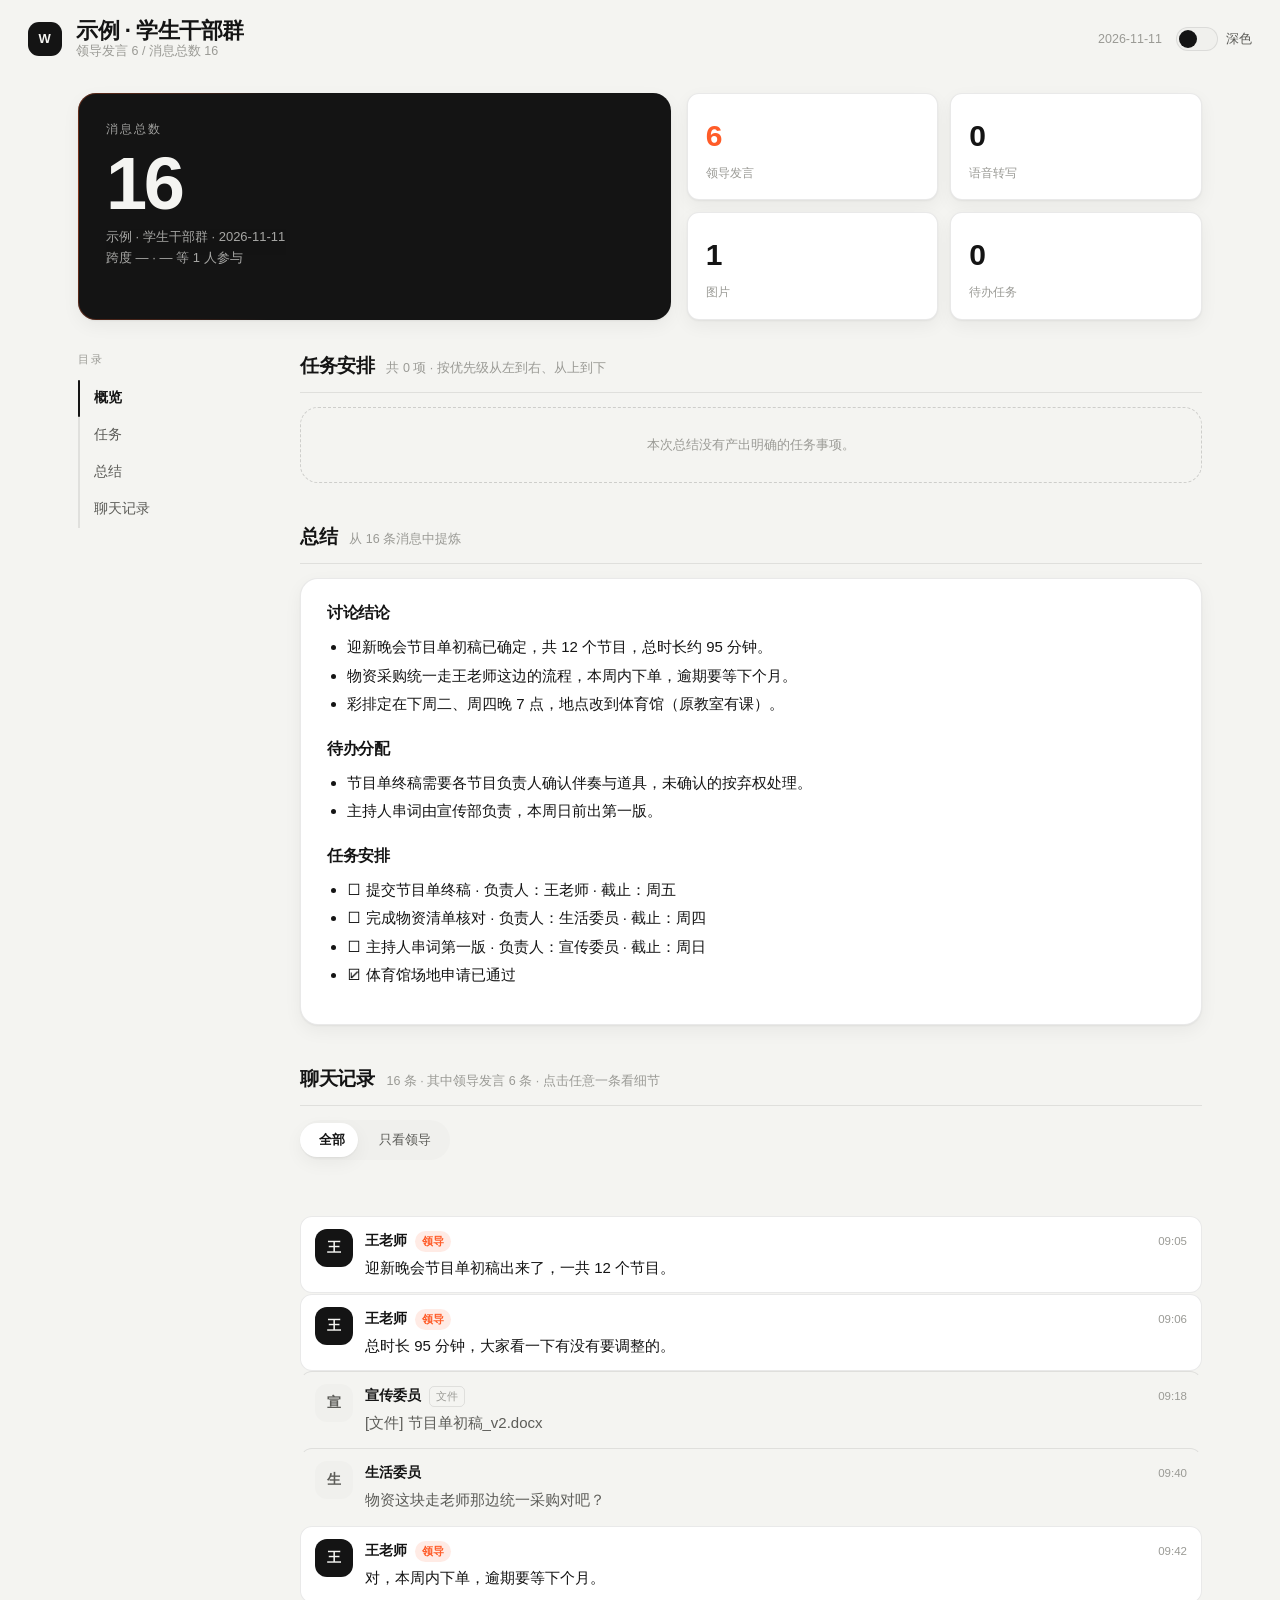
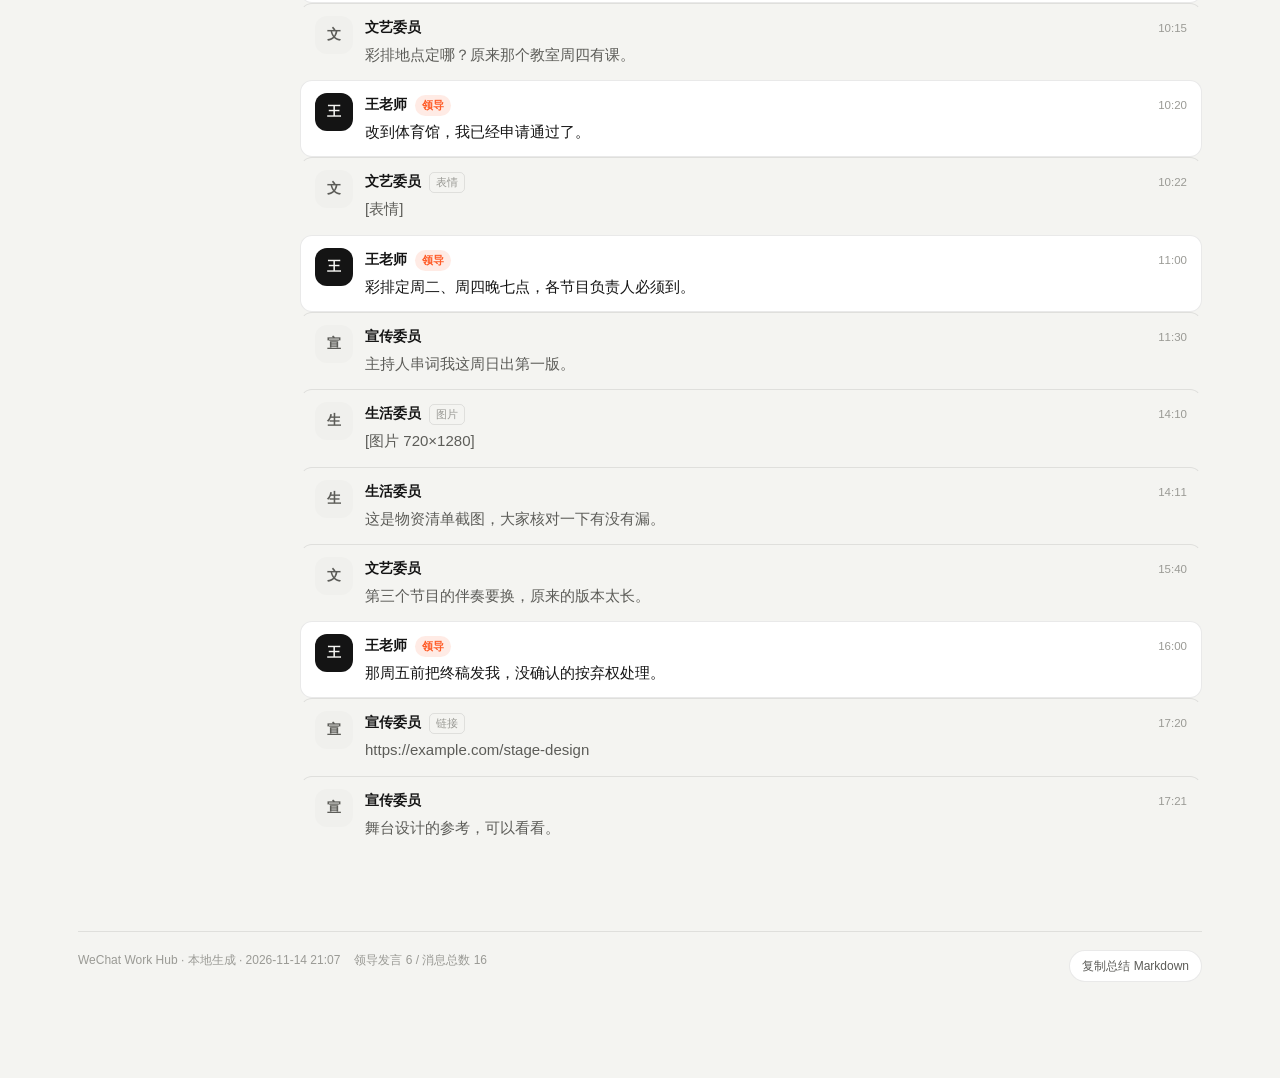
<file: demo-site/reports/demo-report-3.html>
<!doctype html>
<html lang="zh-CN" data-theme="light">
<head>
<meta charset="utf-8">
<meta name="viewport" content="width=device-width,initial-scale=1">
<meta name="generator" content="WeChat Work Hub">
<title>示例 · 学生干部群 · 2026-11-11 工作简报</title>
<style>
*,*::before,*::after{box-sizing:border-box}
:root{
  --bg:#F4F4F1;--surface:#FFFFFF;--surface-2:#FAFAF8;--surface-3:#F0F0ED;
  --ink:#141414;--ink-2:#5C5C58;--ink-3:#9A9A95;
  --line:rgba(20,20,20,.09);--line-strong:rgba(20,20,20,.17);
  --accent:#FF5C28;--accent-soft:rgba(255,92,40,.12);
  --radius:18px;--radius-sm:12px;
  --shadow-sm:0 1px 2px rgba(20,20,20,.05),0 6px 18px rgba(20,20,20,.05);
  --shadow-lg:0 30px 70px -20px rgba(20,20,20,.3);
  --dur:.34s;
  --spring:cubic-bezier(.22,1.35,.36,1);
  --out:cubic-bezier(.16,1,.3,1);
}
[data-theme="dark"]{
  --bg:#0F0F0F;--surface:#171717;--surface-2:#1D1D1D;--surface-3:#232323;
  --ink:#F4F4F2;--ink-2:#A9A9A4;--ink-3:#6E6E69;
  --line:rgba(255,255,255,.10);--line-strong:rgba(255,255,255,.20);
  --accent:#FF7A45;--accent-soft:rgba(255,122,69,.16);
  --shadow-sm:0 1px 2px rgba(0,0,0,.5);
  --shadow-lg:0 30px 80px -24px rgba(0,0,0,.8);
}
html{-webkit-text-size-adjust:100%}
body{
  margin:0;background:var(--bg);color:var(--ink);
  font-family:-apple-system,BlinkMacSystemFont,"Segoe UI","PingFang SC","Hiragino Sans GB","Microsoft YaHei",sans-serif;
  font-size:15px;line-height:1.7;
  -webkit-font-smoothing:antialiased;
  transition:background var(--dur) var(--out),color var(--dur) var(--out);
}
a{color:inherit}
button{font:inherit;color:inherit;background:none;border:0;cursor:pointer}

/* ---------- 顶部导航：标题收缩吸顶（纯 transform，不重排不闪） ---------- */
.nav{
  position:sticky;top:0;z-index:60;
  display:flex;align-items:center;gap:14px;
  padding:18px 28px;margin-bottom:8px;
  background:var(--bg);
  box-shadow:0 0 0 0 transparent;
  transition:box-shadow .3s var(--out);
}
body.is-scrolled .nav{
  box-shadow:0 1px 0 var(--line),0 8px 24px -18px rgba(0,0,0,.28);
}
.nav-mark{
  width:34px;height:34px;border-radius:11px;flex:none;
  background:var(--ink);color:var(--bg);
  display:grid;place-items:center;font-weight:800;font-size:13px;letter-spacing:.5px;
  transition:transform .34s var(--spring);
}
body.is-scrolled .nav-mark{transform:scale(.85)}
.nav-titles{min-width:0}
.nav-title{
  margin:0;font-weight:800;letter-spacing:-.02em;line-height:1.15;
  font-size:22px;
  white-space:nowrap;overflow:hidden;text-overflow:ellipsis;
  transform-origin:left center;
  transition:transform .34s var(--out);
}
body.is-scrolled .nav-title{transform:scale(.76)}
.nav-sub{
  color:var(--ink-3);font-size:12.5px;line-height:1.4;
  max-height:24px;opacity:1;overflow:hidden;
  transition:max-height .3s var(--out),opacity .24s var(--out);
}
body.is-scrolled .nav-sub{max-height:0;opacity:0}
.nav-spacer{flex:1}
.nav-date{font-size:12.5px;color:var(--ink-3);font-variant-numeric:tabular-nums}

/* 弹性开关（04-2） */
.switch{display:flex;align-items:center;gap:8px;font-size:12.5px;color:var(--ink-2);white-space:nowrap}
.switch-input{position:absolute;opacity:0;pointer-events:none}
.switch-track{
  width:42px;height:24px;border-radius:999px;background:var(--surface-3);
  border:1px solid var(--line);position:relative;cursor:pointer;
  transition:background .3s var(--out);
}
.switch-thumb{
  position:absolute;top:2px;left:2px;width:18px;height:18px;border-radius:50%;
  background:var(--ink);
  transition:transform .42s var(--spring),width .42s var(--spring),border-radius .42s var(--spring);
}
.switch-input:checked + .switch-track{background:var(--accent-soft)}
.switch-input:checked + .switch-track .switch-thumb{
  transform:translateX(18px);background:var(--accent);width:20px;border-radius:8px;
}
.switch-input:active + .switch-track .switch-thumb{width:26px}

.wrap{max-width:1180px;margin:0 auto;padding:0 28px 96px}

/* ---------- Hero：大色块网格（07-4） ---------- */
.hero{display:grid;grid-template-columns:1.15fr 1fr;gap:16px;margin:14px 0 30px}
@media(max-width:860px){.hero{grid-template-columns:1fr}}
.hero-card{
  position:relative;border-radius:var(--radius);padding:26px 28px;
  background:var(--ink);color:var(--bg);overflow:hidden;isolation:isolate;
  box-shadow:var(--shadow-sm);
}
.hero-card::before{
  content:"";position:absolute;inset:-140%;z-index:-1;
  background:conic-gradient(from 0deg,transparent 0 62%,var(--accent) 76%,transparent 88% 100%);
  animation:spin 18s linear infinite;opacity:.5;
}
.hero-card::after{
  content:"";position:absolute;inset:1px;border-radius:calc(var(--radius) - 1px);
  background:var(--ink);z-index:-1;
}
@keyframes spin{to{transform:rotate(1turn)}}
.hero-kicker{font-size:12px;letter-spacing:.16em;text-transform:uppercase;opacity:.62}
.hero-num{
  font-size:74px;line-height:1;font-weight:800;letter-spacing:-.045em;
  font-variant-numeric:tabular-nums;margin:8px 0 6px;
}
.hero-sub{font-size:13px;opacity:.66;line-height:1.6}
.hero-grid{display:grid;grid-template-columns:repeat(2,1fr);gap:12px}
.stat{
  background:var(--surface);border:1px solid var(--line);border-radius:var(--radius-sm);
  padding:16px 18px;box-shadow:var(--shadow-sm);
  display:flex;flex-direction:column;justify-content:center;gap:2px;
}
.stat-val{font-size:30px;font-weight:800;letter-spacing:-.03em;font-variant-numeric:tabular-nums}
.stat-key{font-size:12px;color:var(--ink-3)}
.stat.is-accent .stat-val{color:var(--accent)}

/* ---------- 主体布局：目录联动滚动（07-18） ---------- */
.layout{display:grid;grid-template-columns:188px 1fr;gap:34px;align-items:start}
@media(max-width:900px){.layout{grid-template-columns:1fr}.toc{display:none}}
.toc{position:sticky;top:96px}
.toc-title{font-size:11px;letter-spacing:.16em;text-transform:uppercase;color:var(--ink-3);margin:0 0 12px}
.toc-list{position:relative;list-style:none;margin:0;padding:0;border-left:2px solid var(--line)}
.toc-item{}
.toc-link{
  display:block;padding:7px 0 7px 14px;font-size:13.5px;color:var(--ink-2);
  text-decoration:none;transition:color .2s var(--out),transform .3s var(--spring);
}
.toc-link:hover{color:var(--ink)}
.toc-item.is-active .toc-link{color:var(--ink);font-weight:700}
.toc-bar{
  position:absolute;left:-2px;width:2px;background:var(--ink);border-radius:2px;
  transition:transform .42s var(--spring),height .42s var(--spring);
}

/* ---------- 区块 ---------- */
.section{scroll-margin-top:96px;margin-bottom:38px}
.section-head{
  display:flex;align-items:baseline;gap:12px;margin:0 0 14px;
  padding-bottom:10px;border-bottom:1px solid var(--line);
}
.section-title{margin:0;font-size:19px;font-weight:800;letter-spacing:-.02em}
.section-note{margin:0;font-size:12.5px;color:var(--ink-3)}
.panel{
  background:var(--surface);border:1px solid var(--line);border-radius:var(--radius);
  padding:24px 26px;box-shadow:var(--shadow-sm);
}

/* ---------- Markdown 内容 ---------- */
.md-h{margin:22px 0 10px;letter-spacing:-.02em;line-height:1.35}
.md-h:first-child{margin-top:0}
h2.md-h{font-size:18px;padding-bottom:8px;border-bottom:1px solid var(--line)}
h3.md-h{font-size:15.5px}
h4.md-h{font-size:14px;color:var(--ink-2)}
.md-h + *{margin-top:0}
p{margin:0 0 10px}
.md-hr{border:0;border-top:1px solid var(--line);margin:20px 0}
.md-quote{
  margin:0 0 12px;padding:10px 14px;border-radius:var(--radius-sm);
  background:var(--surface-2);border-left:3px solid var(--accent);
}
.md-quote p:last-child{margin:0}
.md-list{margin:0 0 12px;padding-left:20px}
.md-list li{margin:3px 0}
code{font-family:ui-monospace,SFMono-Regular,Menlo,Consolas,monospace;font-size:.88em;
  background:var(--surface-3);padding:2px 5px;border-radius:5px}
pre.code{
  background:var(--surface-2);border:1px solid var(--line);border-radius:var(--radius-sm);
  padding:14px 16px;overflow:auto;margin:0 0 12px;
}
pre.code code{background:none;padding:0}
.empty{color:var(--ink-3)}
.table-wrap{overflow:auto;border:1px solid var(--line);border-radius:var(--radius-sm);margin:0 0 14px}
.md-table{border-collapse:collapse;width:100%;font-size:13.5px}
.md-table th,.md-table td{padding:9px 12px;text-align:left;border-bottom:1px solid var(--line)}
.md-table th{background:var(--surface-2);font-weight:700;font-size:12.5px;color:var(--ink-2)}
.md-table tr:last-child td{border-bottom:0}

/* 任务行 */
.task-list{list-style:none;margin:0 0 14px;padding:0}
.task{
  display:flex;align-items:flex-start;gap:10px;padding:9px 0;
  border-bottom:1px dashed var(--line);
}
.task:last-child{border-bottom:0}
.task-box{
  width:16px;height:16px;margin-top:4px;flex:none;border-radius:5px;
  border:1.5px solid var(--line-strong);
}
.task.is-done .task-title{text-decoration:line-through;color:var(--ink-3)}
.task.is-done .task-box{background:var(--ink);border-color:var(--ink);position:relative}
.task.is-done .task-box::after{
  content:"";position:absolute;left:5px;top:2px;width:4px;height:8px;
  border:1.5px solid var(--bg);border-top:0;border-left:0;transform:rotate(40deg);
}
.task-title{flex:1;min-width:0}
.task-meta{display:flex;gap:6px;flex-wrap:wrap;justify-content:flex-end}
.chip{
  font-size:11.5px;padding:2px 8px;border-radius:999px;white-space:nowrap;
  background:var(--surface-3);color:var(--ink-2);
}
.chip-pri{background:var(--accent-soft);color:var(--accent);font-weight:700}
.chip-due{background:var(--ink);color:var(--bg);font-variant-numeric:tabular-nums}

/* ---------- 任务卡片网格：每张卡片一个任务（明亮卡片式） ---------- */
.task-grid{
  display:grid;grid-template-columns:repeat(auto-fill,minmax(240px,1fr));gap:14px;
  margin:0 0 14px;
}
.task-card{
  position:relative;display:flex;flex-direction:column;gap:8px;
  background:var(--surface);border:1px solid var(--line);border-radius:var(--radius);
  padding:16px 16px 14px;box-shadow:var(--shadow-sm);
  overflow:hidden;transition:transform .22s var(--spring),box-shadow .22s var(--out),border-color .22s var(--out);
}
.task-card::before{
  content:"";position:absolute;left:0;top:0;bottom:0;width:4px;background:var(--ink-3);
}
.task-card[data-pri="紧急"]::before{background:var(--err)}
.task-card[data-pri="重要"]::before{background:var(--accent)}
.task-card[data-pri="高"]::before{background:var(--err)}
.task-card[data-pri="中"]::before{background:var(--warn,#D9822B)}
.task-card:hover{transform:translateY(-2px);box-shadow:var(--shadow-lg);border-color:var(--line-strong)}
.task-card.is-done{opacity:.62}
.task-card-top{display:flex;align-items:center;gap:8px;padding-left:8px}
.task-card-pri{
  font-size:11px;font-weight:800;letter-spacing:.04em;padding:2px 9px;border-radius:999px;
  background:var(--surface-3);color:var(--ink-2);
}
.task-card-pri[data-pri="紧急"]{background:rgba(211,60,60,.12);color:var(--err)}
.task-card-pri[data-pri="重要"]{background:var(--accent-soft);color:var(--accent)}
.task-card-title{
  font-weight:700;font-size:14.5px;line-height:1.5;letter-spacing:-.01em;padding-left:8px;
  word-break:break-word;
}
.task-card.is-done .task-card-title{text-decoration:line-through;color:var(--ink-3)}
.task-card-meta{display:flex;flex-direction:column;gap:5px;padding-left:8px;margin-top:auto}
.task-card-row{display:flex;align-items:center;gap:7px;font-size:12.5px;color:var(--ink-2)}
.task-card-row .ic{width:15px;text-align:center;color:var(--ink-3);font-size:11px;flex:none}
.task-card-row .val{min-width:0;overflow:hidden;text-overflow:ellipsis;white-space:nowrap}
.task-card-row .val.is-owner{font-weight:700;color:var(--ink)}
.task-card-row .val.is-due{color:var(--ink-2);font-variant-numeric:tabular-nums}
.task-card-row .val.is-src{color:var(--ink-3);font-size:11.5px}
.task-card-empty{
  padding:26px;text-align:center;color:var(--ink-3);font-size:13px;
  border:1px dashed var(--line-strong);border-radius:var(--radius);
}

/* ---------- 过滤芯片：指示条连续滑动（06-4 变体） ---------- */
.filter{
  position:relative;display:inline-flex;gap:2px;padding:3px;
  background:var(--surface-3);border-radius:999px;margin-bottom:14px;
}
.filter-bar{
  position:absolute;top:3px;bottom:3px;left:0;width:0;border-radius:999px;
  background:var(--surface);box-shadow:var(--shadow-sm);
  transition:transform .42s var(--spring),width .42s var(--spring);
}
.filter-btn{
  position:relative;z-index:1;padding:6px 16px;font-size:13px;border-radius:999px;
  color:var(--ink-2);transition:color .24s var(--out),transform .18s var(--out);
}
.filter-btn:active{transform:scale(.96)}
.filter-btn[aria-selected="true"]{color:var(--ink);font-weight:700}

/* ---------- 聊天流：错峰弹入（03-11） ---------- */
.stream{position:relative}
.msg{
  display:grid;grid-template-columns:38px 1fr;gap:12px;
  padding:12px 14px;border-radius:var(--radius-sm);
  border:1px solid transparent;
  transition:background .24s var(--out),transform .2s var(--out),border-color .24s var(--out);
  cursor:pointer;
}
.msg:hover{background:var(--surface);border-color:var(--line)}
.msg:active{transform:scale(.992)}
.msg + .msg{border-top:1px solid var(--line)}
.msg.is-enter{animation:rowIn .52s var(--spring) both}
@keyframes rowIn{from{opacity:0;transform:translateY(14px) scale(.986)}to{opacity:1;transform:none}}
.msg.is-leader{background:var(--surface);border-color:var(--line)}
.avatar{
  width:38px;height:38px;border-radius:12px;display:grid;place-items:center;
  background:var(--surface-3);color:var(--ink-2);font-weight:700;font-size:14px;
}
.msg.is-leader .avatar{background:var(--ink);color:var(--bg)}
.msg-head{display:flex;align-items:baseline;gap:8px;flex-wrap:wrap}
.msg-name{font-weight:700;font-size:14px}
.leader-tag{
  font-size:11px;padding:1px 7px;border-radius:999px;
  background:var(--accent-soft);color:var(--accent);font-weight:700;
}
.msg-time{font-size:11.5px;color:var(--ink-3);font-variant-numeric:tabular-nums;margin-left:auto}
.msg-body{margin:2px 0 0;color:var(--ink-2);white-space:pre-wrap;word-break:break-word}
.msg.is-leader .msg-body{color:var(--ink)}
.msg-note{margin:6px 0 0;font-size:11.5px;color:var(--ink-3)}
.msg-type{
  font-size:11px;color:var(--ink-3);border:1px solid var(--line);
  padding:0 6px;border-radius:5px;
}

/* 领导发言浮标：吸顶但不推挤（05-9） */
.leader-pin{
  position:sticky;top:88px;z-index:20;display:flex;align-items:center;gap:8px;
  margin:0 0 8px;padding:7px 12px;border-radius:999px;
  background:var(--ink);color:var(--bg);font-size:12px;font-weight:700;
  box-shadow:var(--shadow-sm);width:max-content;
  opacity:0;transform:translateY(-8px) scale(.94);pointer-events:none;
  transition:opacity .3s var(--out),transform .42s var(--spring);
}
.leader-pin.is-on{opacity:1;transform:none}

/* ---------- 卡片弹出详情（01-8） ---------- */
.modal-root{position:fixed;inset:0;z-index:100;display:grid;place-items:center;padding:24px}
.modal-root[hidden]{display:none}
.scrim{
  position:absolute;inset:0;background:rgba(10,10,10,.42);
  backdrop-filter:blur(3px);-webkit-backdrop-filter:blur(3px);
  opacity:0;transition:opacity .34s var(--out);
}
.scrim.is-on{opacity:1}
.modal-card{
  position:relative;width:min(620px,100%);max-height:78vh;overflow:auto;
  background:var(--surface);border-radius:var(--radius);
  box-shadow:var(--shadow-lg);padding:22px 24px;
  transform-origin:top left;
}
.modal-head{display:flex;align-items:center;gap:10px;margin-bottom:14px}
.modal-title{font-weight:800;font-size:15px}
.modal-x{
  margin-left:auto;width:30px;height:30px;border-radius:9px;
  display:grid;place-items:center;background:var(--surface-3);
  transition:transform .2s var(--spring),background .2s var(--out);
}
.modal-x:hover{background:var(--surface-2)}
.modal-x:active{transform:scale(.9)}
.modal-body{white-space:pre-wrap;word-break:break-word;color:var(--ink-2);margin:0}
.kv{display:grid;grid-template-columns:70px 1fr;gap:6px 12px;font-size:12.5px;margin:14px 0 0}
.kv dt{color:var(--ink-3)}
.kv dd{margin:0;color:var(--ink-2);word-break:break-all}

/* ---------- Toast（05-2） ---------- */
.toast-host{
  position:fixed;left:50%;bottom:28px;transform:translateX(-50%);z-index:120;
  display:flex;flex-direction:column;gap:8px;align-items:center;pointer-events:none;
}
.toast{
  padding:9px 16px;border-radius:999px;background:var(--ink);color:var(--bg);
  font-size:13px;box-shadow:var(--shadow-lg);
  opacity:0;transform:translateY(12px) scale(.96);
  transition:opacity .3s var(--out),transform .42s var(--spring);
}
.toast.is-on{opacity:1;transform:none}

/* ---------- 回到顶部 ---------- */
.to-top{
  position:fixed;right:24px;bottom:28px;width:42px;height:42px;border-radius:50%;
  background:var(--surface);border:1px solid var(--line);box-shadow:var(--shadow-sm);
  display:grid;place-items:center;z-index:80;
  opacity:0;transform:translateY(14px) scale(.8);pointer-events:none;
  transition:opacity .3s var(--out),transform .42s var(--spring);
}
.to-top.is-on{opacity:1;transform:none;pointer-events:auto}
.to-top:active{transform:scale(.86)}
.to-top:hover{background:var(--surface-2)}

.foot{
  margin-top:40px;padding-top:18px;border-top:1px solid var(--line);
  font-size:12px;color:var(--ink-3);display:flex;gap:14px;flex-wrap:wrap;
}
.copy-btn{
  padding:5px 12px;border-radius:999px;border:1px solid var(--line);
  background:var(--surface);font-size:12px;color:var(--ink-2);
  transition:transform .2s var(--spring),background .2s var(--out);
}
.copy-btn:hover{background:var(--surface-2)}
.copy-btn:active{transform:scale(.94)}

@media(prefers-reduced-motion:reduce){
  *{animation-duration:.01ms !important;transition-duration:.01ms !important}
}
</style>
</head>
<body>
<header class="nav">
  <div class="nav-mark">W</div>
  <div class="nav-titles">
    <h1 class="nav-title">示例 · 学生干部群</h1>
    <div class="nav-sub">领导发言 6 / 消息总数 16</div>
  </div>
  <div class="nav-spacer"></div>
  <div class="nav-date">2026-11-11</div>
  <label class="switch">
    <input class="switch-input" type="checkbox" id="themeSwitch">
    <span class="switch-track"><span class="switch-thumb"></span></span>
    <span>深色</span>
  </label>
</header>

<main class="wrap">
<section class="hero" id="sec-overview">
  <div class="hero-card">
    <div class="hero-kicker">消息总数</div>
    <div class="hero-num" data-count="16">16</div>
    <div class="hero-sub">示例 · 学生干部群 · 2026-11-11<br>跨度 — · — 等 1 人参与</div>
  </div>
  <div class="hero-grid"><div class="stat is-accent"><span class="stat-val" data-count="6">6</span><span class="stat-key">领导发言</span></div>
<div class="stat"><span class="stat-val" data-count="0">0</span><span class="stat-key">语音转写</span></div>
<div class="stat"><span class="stat-val" data-count="1">1</span><span class="stat-key">图片</span></div>
<div class="stat"><span class="stat-val" data-count="0">0</span><span class="stat-key">待办任务</span></div></div>
</section>
<div class="layout">
  <nav class="toc">
    <p class="toc-title">目录</p>
    <ul class="toc-list" id="tocList">
      <li class="toc-bar" aria-hidden="true"></li>
<li class="toc-item"><a class="toc-link" href="#sec-overview">概览</a></li>
<li class="toc-item"><a class="toc-link" href="#sec-tasks">任务</a></li>
<li class="toc-item"><a class="toc-link" href="#sec-summary">总结</a></li>
<li class="toc-item"><a class="toc-link" href="#sec-chat">聊天记录</a></li>
    </ul>
  </nav>
  <div class="content">
<section class="section" id="sec-tasks">
  <div class="section-head">
    <h2 class="section-title">任务安排</h2>
    <p class="section-note">共 0 项 · 按优先级从左到右、从上到下</p>
  </div>
  <div class="task-card-empty">本次总结没有产出明确的任务事项。</div>
</section>

<section class="section" id="sec-summary">
  <div class="section-head">
    <h2 class="section-title">总结</h2>
    <p class="section-note">从 16 条消息中提炼</p>
  </div>
  <div class="panel"><h3 class="md-h">讨论结论</h3>
<ul class="md-list">
<li>迎新晚会节目单初稿已确定，共 12 个节目，总时长约 95 分钟。</li>
<li>物资采购统一走王老师这边的流程，本周内下单，逾期要等下个月。</li>
<li>彩排定在下周二、周四晚 7 点，地点改到体育馆（原教室有课）。</li>
</ul>
<h3 class="md-h">待办分配</h3>
<ul class="md-list">
<li>节目单终稿需要各节目负责人确认伴奏与道具，未确认的按弃权处理。</li>
<li>主持人串词由宣传部负责，本周日前出第一版。</li>
</ul>
<h3 class="md-h">任务安排</h3>
<ul class="md-list">
<li>☐ 提交节目单终稿 · 负责人：王老师 · 截止：周五</li>
<li>☐ 完成物资清单核对 · 负责人：生活委员 · 截止：周四</li>
<li>☐ 主持人串词第一版 · 负责人：宣传委员 · 截止：周日</li>
<li>☑ 体育馆场地申请已通过</li>
</ul></div>
</section>

<section class="section" id="sec-chat">
  <div class="section-head">
    <h2 class="section-title">聊天记录</h2>
    <p class="section-note">16 条 · 其中领导发言 6 条 · 点击任意一条看细节</p>
  </div>
  <div class="filter" id="filterHost" role="tablist">
  <span class="filter-bar" aria-hidden="true"></span>
  <button class="filter-btn" role="tab" data-mode="all" aria-selected="true">全部</button>
  <button class="filter-btn" role="tab" data-mode="leader" aria-selected="false">只看领导</button>
</div>
  <div class="stream">
<div class="leader-pin" id="leaderPin">▲ 领导发言 · 王老师</div><div class="msg is-leader" data-idx="0" data-i="0">
  <div class="avatar">王</div>
  <div>
    <div class="msg-head">
      <span class="msg-name">王老师</span><span class="leader-tag">领导</span>
      <span class="msg-time">09:05</span>
    </div>
    <p class="msg-body">迎新晚会节目单初稿出来了，一共 12 个节目。</p>
  </div>
</div>
<div class="msg is-leader" data-idx="1" data-i="1">
  <div class="avatar">王</div>
  <div>
    <div class="msg-head">
      <span class="msg-name">王老师</span><span class="leader-tag">领导</span>
      <span class="msg-time">09:06</span>
    </div>
    <p class="msg-body">总时长 95 分钟，大家看一下有没有要调整的。</p>
  </div>
</div>
<div class="msg" data-idx="2" data-i="2">
  <div class="avatar">宣</div>
  <div>
    <div class="msg-head">
      <span class="msg-name">宣传委员</span><span class="msg-type">文件</span>
      <span class="msg-time">09:18</span>
    </div>
    <p class="msg-body">[文件] 节目单初稿_v2.docx</p>
  </div>
</div>
<div class="msg" data-idx="3" data-i="3">
  <div class="avatar">生</div>
  <div>
    <div class="msg-head">
      <span class="msg-name">生活委员</span>
      <span class="msg-time">09:40</span>
    </div>
    <p class="msg-body">物资这块走老师那边统一采购对吧？</p>
  </div>
</div>
<div class="msg is-leader" data-idx="4" data-i="4">
  <div class="avatar">王</div>
  <div>
    <div class="msg-head">
      <span class="msg-name">王老师</span><span class="leader-tag">领导</span>
      <span class="msg-time">09:42</span>
    </div>
    <p class="msg-body">对，本周内下单，逾期要等下个月。</p>
  </div>
</div>
<div class="msg" data-idx="5" data-i="5">
  <div class="avatar">文</div>
  <div>
    <div class="msg-head">
      <span class="msg-name">文艺委员</span>
      <span class="msg-time">10:15</span>
    </div>
    <p class="msg-body">彩排地点定哪？原来那个教室周四有课。</p>
  </div>
</div>
<div class="msg is-leader" data-idx="6" data-i="6">
  <div class="avatar">王</div>
  <div>
    <div class="msg-head">
      <span class="msg-name">王老师</span><span class="leader-tag">领导</span>
      <span class="msg-time">10:20</span>
    </div>
    <p class="msg-body">改到体育馆，我已经申请通过了。</p>
  </div>
</div>
<div class="msg" data-idx="7" data-i="7">
  <div class="avatar">文</div>
  <div>
    <div class="msg-head">
      <span class="msg-name">文艺委员</span><span class="msg-type">表情</span>
      <span class="msg-time">10:22</span>
    </div>
    <p class="msg-body">[表情]</p>
  </div>
</div>
<div class="msg is-leader" data-idx="8" data-i="8">
  <div class="avatar">王</div>
  <div>
    <div class="msg-head">
      <span class="msg-name">王老师</span><span class="leader-tag">领导</span>
      <span class="msg-time">11:00</span>
    </div>
    <p class="msg-body">彩排定周二、周四晚七点，各节目负责人必须到。</p>
  </div>
</div>
<div class="msg" data-idx="9" data-i="9">
  <div class="avatar">宣</div>
  <div>
    <div class="msg-head">
      <span class="msg-name">宣传委员</span>
      <span class="msg-time">11:30</span>
    </div>
    <p class="msg-body">主持人串词我这周日出第一版。</p>
  </div>
</div>
<div class="msg" data-idx="10" data-i="10">
  <div class="avatar">生</div>
  <div>
    <div class="msg-head">
      <span class="msg-name">生活委员</span><span class="msg-type">图片</span>
      <span class="msg-time">14:10</span>
    </div>
    <p class="msg-body">[图片 720×1280]</p>
  </div>
</div>
<div class="msg" data-idx="11" data-i="11">
  <div class="avatar">生</div>
  <div>
    <div class="msg-head">
      <span class="msg-name">生活委员</span>
      <span class="msg-time">14:11</span>
    </div>
    <p class="msg-body">这是物资清单截图，大家核对一下有没有漏。</p>
  </div>
</div>
<div class="msg" data-idx="12" data-i="12">
  <div class="avatar">文</div>
  <div>
    <div class="msg-head">
      <span class="msg-name">文艺委员</span>
      <span class="msg-time">15:40</span>
    </div>
    <p class="msg-body">第三个节目的伴奏要换，原来的版本太长。</p>
  </div>
</div>
<div class="msg is-leader" data-idx="13" data-i="13">
  <div class="avatar">王</div>
  <div>
    <div class="msg-head">
      <span class="msg-name">王老师</span><span class="leader-tag">领导</span>
      <span class="msg-time">16:00</span>
    </div>
    <p class="msg-body">那周五前把终稿发我，没确认的按弃权处理。</p>
  </div>
</div>
<div class="msg" data-idx="14" data-i="14">
  <div class="avatar">宣</div>
  <div>
    <div class="msg-head">
      <span class="msg-name">宣传委员</span><span class="msg-type">链接</span>
      <span class="msg-time">17:20</span>
    </div>
    <p class="msg-body">https://example.com/stage-design</p>
  </div>
</div>
<div class="msg" data-idx="15" data-i="15">
  <div class="avatar">宣</div>
  <div>
    <div class="msg-head">
      <span class="msg-name">宣传委员</span>
      <span class="msg-time">17:21</span>
    </div>
    <p class="msg-body">舞台设计的参考，可以看看。</p>
  </div>
</div>
  </div>
</section>
  </div>
</div>
<footer class="foot">
  <span>WeChat Work Hub · 本地生成 · 2026-11-14 21:07</span>
  <span>领导发言 6 / 消息总数 16</span>
  <span style="flex:1"></span>
  <button class="copy-btn" id="copySummary">复制总结 Markdown</button>
</footer>
</main>

<div class="modal-root" id="modalRoot" hidden>
  <div class="scrim"></div>
  <article class="modal-card" role="dialog" aria-modal="true">
    <div class="modal-head">
      <span class="modal-title"></span>
      <button class="modal-x" aria-label="关闭">✕</button>
    </div>
    <p class="modal-body"></p>
    <dl class="kv"></dl>
  </article>
</div>

<div class="toast-host" id="toastHost"></div>
<button class="to-top" id="toTop" aria-label="回到顶部">↑</button>

<script id="wgh-payload" type="application/json">{"messages": [{"sender": "王老师", "time": "09:05", "fullTime": "2026-11-11 09:05", "typeLabel": "文字", "content": "迎新晚会节目单初稿出来了，一共 12 个节目。", "raw": "", "note": "", "isLeader": true}, {"sender": "王老师", "time": "09:06", "fullTime": "2026-11-11 09:06", "typeLabel": "文字", "content": "总时长 95 分钟，大家看一下有没有要调整的。", "raw": "", "note": "", "isLeader": true}, {"sender": "宣传委员", "time": "09:18", "fullTime": "2026-11-11 09:18", "typeLabel": "文件", "content": "[文件] 节目单初稿_v2.docx", "raw": "", "note": "", "isLeader": false}, {"sender": "生活委员", "time": "09:40", "fullTime": "2026-11-11 09:40", "typeLabel": "文字", "content": "物资这块走老师那边统一采购对吧？", "raw": "", "note": "", "isLeader": false}, {"sender": "王老师", "time": "09:42", "fullTime": "2026-11-11 09:42", "typeLabel": "文字", "content": "对，本周内下单，逾期要等下个月。", "raw": "", "note": "", "isLeader": true}, {"sender": "文艺委员", "time": "10:15", "fullTime": "2026-11-11 10:15", "typeLabel": "文字", "content": "彩排地点定哪？原来那个教室周四有课。", "raw": "", "note": "", "isLeader": false}, {"sender": "王老师", "time": "10:20", "fullTime": "2026-11-11 10:20", "typeLabel": "文字", "content": "改到体育馆，我已经申请通过了。", "raw": "", "note": "", "isLeader": true}, {"sender": "文艺委员", "time": "10:22", "fullTime": "2026-11-11 10:22", "typeLabel": "表情", "content": "[表情]", "raw": "", "note": "", "isLeader": false}, {"sender": "王老师", "time": "11:00", "fullTime": "2026-11-11 11:00", "typeLabel": "文字", "content": "彩排定周二、周四晚七点，各节目负责人必须到。", "raw": "", "note": "", "isLeader": true}, {"sender": "宣传委员", "time": "11:30", "fullTime": "2026-11-11 11:30", "typeLabel": "文字", "content": "主持人串词我这周日出第一版。", "raw": "", "note": "", "isLeader": false}, {"sender": "生活委员", "time": "14:10", "fullTime": "2026-11-11 14:10", "typeLabel": "图片", "content": "[图片 720×1280]", "raw": "", "note": "", "isLeader": false}, {"sender": "生活委员", "time": "14:11", "fullTime": "2026-11-11 14:11", "typeLabel": "文字", "content": "这是物资清单截图，大家核对一下有没有漏。", "raw": "", "note": "", "isLeader": false}, {"sender": "文艺委员", "time": "15:40", "fullTime": "2026-11-11 15:40", "typeLabel": "文字", "content": "第三个节目的伴奏要换，原来的版本太长。", "raw": "", "note": "", "isLeader": false}, {"sender": "王老师", "time": "16:00", "fullTime": "2026-11-11 16:00", "typeLabel": "文字", "content": "那周五前把终稿发我，没确认的按弃权处理。", "raw": "", "note": "", "isLeader": true}, {"sender": "宣传委员", "time": "17:20", "fullTime": "2026-11-11 17:20", "typeLabel": "链接", "content": "https://example.com/stage-design", "raw": "", "note": "", "isLeader": false}, {"sender": "宣传委员", "time": "17:21", "fullTime": "2026-11-11 17:21", "typeLabel": "文字", "content": "舞台设计的参考，可以看看。", "raw": "", "note": "", "isLeader": false}], "summary_md": "## 讨论结论\n\n- 迎新晚会节目单初稿已确定，共 12 个节目，总时长约 95 分钟。\n- 物资采购统一走王老师这边的流程，本周内下单，逾期要等下个月。\n- 彩排定在下周二、周四晚 7 点，地点改到体育馆（原教室有课）。\n\n## 待办分配\n\n- 节目单终稿需要各节目负责人确认伴奏与道具，未确认的按弃权处理。\n- 主持人串词由宣传部负责，本周日前出第一版。\n\n## 任务安排\n\n- ☐ 提交节目单终稿 · 负责人：王老师 · 截止：周五\n- ☐ 完成物资清单核对 · 负责人：生活委员 · 截止：周四\n- ☐ 主持人串词第一版 · 负责人：宣传委员 · 截止：周日\n- ☑ 体育馆场地申请已通过\n"}</script>
<script>
(function(){
  'use strict';
  var payload = {};
  try{ payload = JSON.parse(document.getElementById('wgh-payload').textContent || '{}'); }catch(e){}
  var msgs = payload.messages || [];
  var reduce = window.matchMedia && window.matchMedia('(prefers-reduced-motion: reduce)').matches;

  /* ---- 数字缓停计数（04-7） ---- */
  function easeOutExpo(t){ return t===1 ? 1 : 1 - Math.pow(2, -10*t); }
  function countUp(el){
    var target = parseFloat(el.getAttribute('data-count')||'0');
    if(!target){ el.textContent='0'; return; }
    var dur = reduce ? 0 : 900, start = null;
    function frame(ts){
      if(start===null) start = ts;
      var p = Math.min((ts-start)/dur, 1);
      var v = Math.round(target * easeOutExpo(p));
      el.textContent = v >= 10000 ? Math.round(v/1000)+'k' : v;
      if(p < 1) requestAnimationFrame(frame);
    }
    if(dur===0){ el.textContent = target; return; }
    requestAnimationFrame(frame);
  }
  function initCounters(){
    document.querySelectorAll('[data-count]').forEach(function(el){
      el.textContent = '0';
      countUp(el);
    });
  }

  /* ---- 滚动收缩吸顶（rAF 节流 + 迟滞，避免边界抖动） ---- */
  function initScrollChrome(){
    var toTop = document.getElementById('toTop');
    var ticking = false;
    var scrolled = false;
    function update(){
      ticking = false;
      var y = window.scrollY || 0;
      // 迟滞：向下超过 24px 才收缩，向上回到 8px 以下才展开，避免临界点反复切换
      if (y > 24 && !scrolled) scrolled = true;
      else if (y < 8 && scrolled) scrolled = false;
      document.body.classList.toggle('is-scrolled', scrolled);
      if(toTop) toTop.classList.toggle('is-on', y > 420);
    }
    function onScroll(){
      if(!ticking){ ticking = true; requestAnimationFrame(update); }
    }
    window.addEventListener('scroll', onScroll, {passive:true});
    update();
  }

  /* ---- 目录联动滚动（07-18） ---- */
  function initToc(){
    var list = document.getElementById('tocList');
    if(!list) return;
    var links = Array.prototype.slice.call(list.querySelectorAll('.toc-link'));
    var items = Array.prototype.slice.call(list.querySelectorAll('.toc-item'));
    var bar = list.querySelector('.toc-bar');
    var targets = links.map(function(a){ return document.querySelector(a.getAttribute('href')); });

    function moveBar(index){
      if(!bar || !items[index]) return;
      var item = items[index];
      bar.style.height = item.offsetHeight + 'px';
      bar.style.transform = 'translateY(' + item.offsetTop + 'px)';
    }
    function activate(index){
      items.forEach(function(it,i){ it.classList.toggle('is-active', i===index); });
      moveBar(index);
    }
    links.forEach(function(link, i){
      link.addEventListener('click', function(ev){
        ev.preventDefault();
        var t = targets[i];
        if(!t) return;
        window.scrollTo({top: t.getBoundingClientRect().top + window.scrollY - 90, behavior: reduce?'auto':'smooth'});
        activate(i);
      });
    });

    if('IntersectionObserver' in window){
      var visible = new Set();
      var io = new IntersectionObserver(function(entries){
        entries.forEach(function(e){ e.isIntersecting ? visible.add(e.target) : visible.delete(e.target); });
        var best = -1, bestTop = Infinity;
        targets.forEach(function(t,i){
          if(!t || !visible.has(t)) return;
          var top = Math.abs(t.getBoundingClientRect().top - 110);
          if(top < bestTop){ bestTop = top; best = i; }
        });
        if(best >= 0) activate(best);
      }, {rootMargin:'-80px 0px -60% 0px', threshold:[0,0.05,0.3]});
      targets.forEach(function(t){ if(t) io.observe(t); });
    }
    window.addEventListener('resize', function(){
      var idx = items.findIndex(function(it){ return it.classList.contains('is-active'); });
      if(idx>=0) moveBar(idx);
    });
    if(targets[0] && getComputedStyle(list).display !== 'none') activate(0);
  }

  /* ---- 列表错峰弹入（03-11） ---- */
  function initStagger(){
    var rows = Array.prototype.slice.call(document.querySelectorAll('.msg'));
    function reveal(node){
      node.style.animationDelay = (parseInt(node.getAttribute('data-i')||'0',10) * 22) + 'ms';
      node.classList.add('is-enter');
    }
    if(reduce || !('IntersectionObserver' in window)){ rows.forEach(reveal); return; }
    var io = new IntersectionObserver(function(entries){
      entries.forEach(function(e){
        if(e.isIntersecting){ reveal(e.target); io.unobserve(e.target); }
      });
    }, {rootMargin:'0px 0px -8% 0px', threshold:0.01});
    rows.forEach(function(r){ io.observe(r); });
  }

  /* ---- 领导发言浮标（05-9）：吸顶但不推挤内容 ---- */
  function initLeaderPin(){
    var pin = document.getElementById('leaderPin');
    if(!pin) return;
    if(!('IntersectionObserver' in window)) return;
    var leaders = Array.prototype.slice.call(document.querySelectorAll('.msg.is-leader'));
    if(!leaders.length) return;
    var io = new IntersectionObserver(function(entries){
      var on = entries.some(function(e){ return e.isIntersecting; });
      pin.classList.toggle('is-on', on);
    }, {rootMargin:'-120px 0px -62% 0px'});
    leaders.forEach(function(n){ io.observe(n); });
  }

  /* ---- 过滤：只看领导 ---- */
  function initFilter(){
    var host = document.getElementById('filterHost');
    if(!host) return;
    var bar = host.querySelector('.filter-bar');
    var btns = Array.prototype.slice.call(host.querySelectorAll('.filter-btn'));
    function moveTo(btn){
      if(!bar) return;
      bar.style.width = btn.offsetWidth + 'px';
      bar.style.transform = 'translateX(' + (btn.offsetLeft - 3) + 'px)';
    }
    function apply(mode){
      btns.forEach(function(b){
        b.setAttribute('aria-selected', String(b.getAttribute('data-mode')===mode));
      });
      var active = btns.filter(function(b){ return b.getAttribute('aria-selected')==='true'; })[0] || btns[0];
      moveTo(active);
      document.querySelectorAll('.msg').forEach(function(row){
        row.style.display = (mode==='leader' && !row.classList.contains('is-leader')) ? 'none' : '';
      });
    }
    btns.forEach(function(b){ b.addEventListener('click', function(){ apply(b.getAttribute('data-mode')); }); });
    apply('all');
    window.addEventListener('resize', function(){
      var active = btns.filter(function(b){ return b.getAttribute('aria-selected')==='true'; })[0];
      if(active) moveTo(active);
    });
  }

  /* ---- 卡片弹出详情（01-8）：原位放大 / 原路收回 ---- */
  function initModal(){
    var root = document.getElementById('modalRoot');
    if(!root) return;
    var scrim = root.querySelector('.scrim');
    var card = root.querySelector('.modal-card');
    var title = root.querySelector('.modal-title');
    var body = root.querySelector('.modal-body');
    var kv = root.querySelector('.kv');
    var origin = null;

    function open(row){
      var data = msgs[parseInt(row.getAttribute('data-idx')||'0',10)];
      if(!data) return;
      origin = row;
      title.textContent = data.sender + ' · ' + data.time;
      body.textContent = data.content || '（该消息没有文字内容）';
      kv.innerHTML = '';
      [['类型', data.typeLabel], ['时间', data.fullTime], ['备注', data.note], ['原始', data.raw]]
        .forEach(function(pair){
          if(!pair[1]) return;
          var dt = document.createElement('dt'); dt.textContent = pair[0];
          var dd = document.createElement('dd'); dd.textContent = pair[1];
          kv.appendChild(dt); kv.appendChild(dd);
        });

      var from = row.getBoundingClientRect();
      root.hidden = false;
      var to = card.getBoundingClientRect();
      var dx = from.left - to.left, dy = from.top - to.top;
      var sx = from.width / to.width, sy = from.height / to.height;

      requestAnimationFrame(function(){
        scrim.classList.add('is-on');
        if(!reduce){
          card.animate(
            [
              {transform:'translate('+dx+'px,'+dy+'px) scale('+sx+','+sy+')', opacity:0.35, borderRadius:'12px'},
              {transform:'none', opacity:1, borderRadius:'18px'}
            ],
            {duration:420, easing:'cubic-bezier(.2,1.12,.32,1)', fill:'both'}
          );
        }
      });
    }

    function close(){
      var from = card.getBoundingClientRect();
      scrim.classList.remove('is-on');
      var done = function(){ root.hidden = true; card.style.opacity=''; };
      if(origin && !reduce){
        var t = origin.getBoundingClientRect();
        var dx = t.left - from.left, dy = t.top - from.top;
        var sx = t.width / from.width, sy = t.height / from.height;
        var anim = card.animate(
          [
            {transform:'none', opacity:1, borderRadius:'18px'},
            {transform:'translate('+dx+'px,'+dy+'px) scale('+sx+','+sy+')', opacity:0.25, borderRadius:'12px'}
          ],
          {duration:320, easing:'cubic-bezier(.4,0,.6,1)', fill:'both'}
        );
        anim.onfinish = done; anim.oncancel = done; origin = null;
      } else { done(); }
    }

    document.querySelectorAll('.msg').forEach(function(row){
      row.addEventListener('click', function(){ open(row); });
    });
    scrim.addEventListener('click', close);
    root.querySelector('.modal-x').addEventListener('click', close);
    document.addEventListener('keydown', function(e){ if(e.key === 'Escape' && !root.hidden) close(); });
  }

  /* ---- 主题弹性开关（04-2） ---- */
  function initTheme(){
    var root = document.documentElement;
    var input = document.getElementById('themeSwitch');
    if(!input) return;
    function current(){ return root.getAttribute('data-theme') || 'light'; }
    input.checked = current() === 'dark';
    input.addEventListener('change', function(){
      root.setAttribute('data-theme', input.checked ? 'dark' : 'light');
    });
  }

  /* ---- Toast（05-2） ---- */
  var toastTimer = null;
  function toast(text){
    var host = document.getElementById('toastHost');
    if(!host) return;
    var el = document.createElement('div');
    el.className = 'toast';
    el.textContent = text;
    host.appendChild(el);
    requestAnimationFrame(function(){ el.classList.add('is-on'); });
    setTimeout(function(){
      el.classList.remove('is-on');
      setTimeout(function(){ el.remove(); }, 380);
    }, 1900);
  }

  function initCopy(){
    var btn = document.getElementById('copySummary');
    if(!btn) return;
    btn.addEventListener('click', function(){
      var text = payload.summary_md || '';
      if(!text){ toast('没有可复制的总结内容'); return; }
      var ta = document.createElement('textarea');
      ta.value = text; ta.style.position='fixed'; ta.style.opacity='0';
      document.body.appendChild(ta); ta.select();
      try{ document.execCommand('copy'); toast('总结已复制到剪贴板'); }
      catch(e){ toast('复制失败，请手动选择文本'); }
      ta.remove();
    });
  }

  function initTop(){
    var btn = document.getElementById('toTop');
    if(!btn) return;
    btn.addEventListener('click', function(){
      window.scrollTo({top:0, behavior: reduce ? 'auto' : 'smooth'});
    });
  }

  function boot(){
    initTheme(); initScrollChrome(); initCounters(); initToc();
    initStagger(); initLeaderPin(); initFilter(); initModal(); initCopy(); initTop();
  }
  if(document.readyState === 'loading'){ document.addEventListener('DOMContentLoaded', boot); }
  else { boot(); }
})();
</script>
</body>
</html>
</file>
<file: demo-site/style.css>
/* ===========================================================================
   WeChat Work Hub · 控制台样式
   ---------------------------------------------------------------------------
   设计基线取自 UI 交互提示词库：
   · 07-3  黑白两档主次：整页浅灰打底，最想让用户点的区域做黑色白字
   · 07-4  大色块网格：Hero 主数字 + 四宫格副指标
   · 04-1  按压回弹：所有可点元素的按下/回弹手感
   · 04-2  弹性开关：拨动时滑块拉伸再压回
   · 04-7  数字缓停：计数使用 Odometer 式缓停（JS 侧）
   · 04-15 动态弥散光晕：Hero 主卡缓慢旋转的渐变描边
   · 07-18 分类联动：左侧群分类与右侧列表滚动互锁
   =========================================================================== */

*,*::before,*::after{box-sizing:border-box}

:root{
  --bg:#F4F4F1;
  --surface:#FFFFFF;
  --surface-2:#FAFAF8;
  --surface-3:#EFEFEC;
  --ink:#141414;
  --ink-2:#5C5C58;
  --ink-3:#9A9A95;
  --line:rgba(20,20,20,.09);
  --line-strong:rgba(20,20,20,.18);
  --accent:#FF5C28;
  --accent-soft:rgba(255,92,40,.12);
  --ok:#1F9D55;
  --warn:#D9822B;
  --err:#D33C3C;
  --radius:18px;
  --radius-sm:12px;
  --shadow-sm:0 1px 2px rgba(20,20,20,.05),0 6px 18px rgba(20,20,20,.05);
  --shadow-md:0 12px 32px -14px rgba(20,20,20,.22);
  --shadow-lg:0 34px 80px -24px rgba(20,20,20,.34);
  --pop:0 22px 56px -18px rgba(20,20,20,.34);
  --spring:cubic-bezier(.22,1.35,.36,1);
  --out:cubic-bezier(.16,1,.3,1);
  --dur:.34s;
}

[data-theme="dark"]{
  --bg:#0F0F0F;--surface:#171717;--surface-2:#1D1D1D;--surface-3:#232323;
  --ink:#F4F4F2;--ink-2:#A9A9A4;--ink-3:#6E6E69;
  --line:rgba(255,255,255,.10);--line-strong:rgba(255,255,255,.22);
  --accent:#FF7A45;--accent-soft:rgba(255,122,69,.16);
  --shadow-sm:0 1px 2px rgba(0,0,0,.5);
  --shadow-md:0 14px 34px -16px rgba(0,0,0,.7);
  --shadow-lg:0 34px 84px -26px rgba(0,0,0,.85);
  --pop:0 24px 60px -20px rgba(0,0,0,.9);
}

html{-webkit-text-size-adjust:100%}
body{
  margin:0;background:var(--bg);color:var(--ink);
  font-family:-apple-system,BlinkMacSystemFont,"Segoe UI","PingFang SC","Hiragino Sans GB","Microsoft YaHei",sans-serif;
  font-size:14.5px;line-height:1.65;-webkit-font-smoothing:antialiased;
  transition:background var(--dur) var(--out),color var(--dur) var(--out);
}
button{font:inherit;color:inherit;background:none;border:0;cursor:pointer}
ul{list-style:none;margin:0;padding:0}

/* ---------- 导航：大标题收缩吸顶（transform 实现，不重排、不闪烁） ----------
   动效规范：标题「缩小」用 transform:scale()（GPU 合成，不改字号、不重排），
   所以收缩过程顺滑且滚动时绝不闪烁。副标题用 opacity+max-height 收起。
   阴影/毛玻璃用纯视觉层，同样不触发重排。 */
.nav{
  position:sticky;top:0;z-index:70;display:flex;align-items:center;gap:14px;
  padding:16px 28px;margin-bottom:6px;
  background:var(--bg);
  box-shadow:0 0 0 0 transparent;
  transition:box-shadow .3s var(--out);
}
body.is-scrolled .nav{
  box-shadow:0 1px 0 var(--line),0 8px 24px -18px rgba(0,0,0,.28);
}
.nav-mark{
  width:34px;height:34px;border-radius:11px;flex:none;background:var(--ink);color:var(--bg);
  display:grid;place-items:center;font-weight:800;font-size:13px;
  transition:transform .34s var(--spring);
}
body.is-scrolled .nav-mark{transform:scale(.85)}
.nav-titles{min-width:0}
.nav-title{
  margin:0;font-size:22px;font-weight:800;letter-spacing:-.02em;line-height:1.2;
  transform-origin:left center;
  transition:transform .34s var(--out);
}
body.is-scrolled .nav-title{transform:scale(.76)}
.nav-sub{
  font-size:12.5px;color:var(--ink-3);max-height:22px;opacity:1;overflow:hidden;
  transition:max-height .3s var(--out),opacity .24s var(--out);
}
body.is-scrolled .nav-sub{max-height:0;opacity:0}
.nav-spacer{flex:1}

/* 状态点 */
.status{display:flex;align-items:center;gap:7px;font-size:12.5px;color:var(--ink-2)}
.status-dot{
  width:8px;height:8px;border-radius:50%;background:var(--ink-3);flex:none;
  transition:background .3s var(--out),box-shadow .3s var(--out),transform .4s var(--spring);
}
.status[data-state="online"] .status-dot{background:var(--ok);box-shadow:0 0 0 3px rgba(31,157,85,.18)}
.status[data-state="offline"] .status-dot{background:var(--err);box-shadow:0 0 0 3px rgba(211,60,60,.16)}
.status[data-state="checking"] .status-dot{animation:pulse 1.1s ease-in-out infinite}
@keyframes pulse{0%,100%{transform:scale(1);opacity:1}50%{transform:scale(1.35);opacity:.5}}

/* 弹性开关（04-2） */
.switch{display:flex;align-items:center;gap:8px;font-size:12.5px;color:var(--ink-2);white-space:nowrap}
.switch-input{position:absolute;opacity:0;pointer-events:none}
.switch-track{
  width:42px;height:24px;border-radius:999px;background:var(--surface-3);
  border:1px solid var(--line);position:relative;cursor:pointer;flex:none;
  transition:background .3s var(--out);
}
.switch-thumb{
  position:absolute;top:2px;left:2px;width:18px;height:18px;border-radius:50%;background:var(--ink);
  transition:transform .44s var(--spring),width .44s var(--spring),border-radius .44s var(--spring);
}
.switch-input:checked + .switch-track{background:var(--accent-soft)}
.switch-input:checked + .switch-track .switch-thumb{
  transform:translateX(18px);background:var(--accent);width:21px;border-radius:8px;
}
.switch-input:active + .switch-track .switch-thumb{width:27px}
.switch-lg .switch-track{width:46px;height:26px}
.switch-lg .switch-thumb{width:20px;height:20px}
.switch-lg .switch-input:checked + .switch-track .switch-thumb{transform:translateX(20px)}
.switch-text{font-size:13px}

.wrap{max-width:1200px;margin:0 auto;padding:0 28px 90px}

/* ---------- Hero ---------- */
.hero{display:grid;grid-template-columns:1.1fr 1fr;gap:16px;margin:14px 0 22px}
@media(max-width:880px){.hero{grid-template-columns:1fr}}
.hero-card{
  position:relative;isolation:isolate;overflow:hidden;
  border-radius:var(--radius);padding:24px 26px;background:var(--ink);color:var(--bg);
  box-shadow:var(--shadow-sm);min-height:186px;display:flex;flex-direction:column;
}
.hero-card::before{
  content:"";position:absolute;inset:-140%;z-index:-1;opacity:.45;
  background:conic-gradient(from 0deg,transparent 0 60%,var(--accent) 74%,transparent 88% 100%);
  animation:spin 17s linear infinite;
}
.hero-card::after{content:"";position:absolute;inset:1px;border-radius:calc(var(--radius) - 1px);background:var(--ink);z-index:-1}
@keyframes spin{to{transform:rotate(1turn)}}
.hero-kicker{font-size:11.5px;letter-spacing:.16em;text-transform:uppercase;opacity:.6}
.hero-num{font-size:76px;line-height:1;font-weight:800;letter-spacing:-.05em;font-variant-numeric:tabular-nums;margin:6px 0 4px}
.hero-sub{font-size:13px;opacity:.66;margin-top:auto;line-height:1.6}

/* 按钮变进度条（02-3） */
.run-bar{
  position:relative;margin-top:14px;height:34px;border-radius:999px;overflow:hidden;
  background:rgba(255,255,255,.14);
}
.run-fill{
  position:absolute;inset:0;width:0;background:var(--bg);border-radius:999px;
  transition:width .5s var(--out);
}
.run-stage{
  position:absolute;inset:0;display:flex;align-items:center;padding:0 14px;
  font-size:12.5px;font-weight:700;color:var(--bg);mix-blend-mode:difference;
}

.hero-grid{display:grid;grid-template-columns:repeat(2,1fr);gap:12px}
.stat{
  background:var(--surface);border:1px solid var(--line);border-radius:var(--radius-sm);
  padding:16px 18px;box-shadow:var(--shadow-sm);display:flex;flex-direction:column;justify-content:center;gap:2px;
}
.stat-val{font-size:29px;font-weight:800;letter-spacing:-.03em;font-variant-numeric:tabular-nums}
.stat-key{font-size:12px;color:var(--ink-3)}
.stat.is-accent .stat-val{color:var(--accent)}

/* ---------- 操作面板 ---------- */
.panel{background:var(--surface);border:1px solid var(--line);border-radius:var(--radius);box-shadow:var(--shadow-sm)}
.board{padding:16px 18px;margin-bottom:22px}
.board-row{display:flex;gap:12px;align-items:flex-end;flex-wrap:wrap}
.field{position:relative;min-width:0}
.field-label{display:block;font-size:11px;letter-spacing:.12em;text-transform:uppercase;color:var(--ink-3);margin-bottom:6px}
.field-inline{padding-bottom:6px}
.control{
  display:flex;align-items:center;gap:8px;min-width:190px;
  padding:9px 12px;border-radius:var(--radius-sm);
  background:var(--surface-2);border:1px solid var(--line);font-size:13.5px;color:var(--ink);
  transition:transform .2s var(--spring),background .2s var(--out),border-color .2s var(--out);
}
.control:hover{background:var(--surface-3)}
.control:active{transform:scale(.98)}
.control[aria-expanded="true"]{border-color:var(--line-strong)}
.control > span:first-child{flex:1;text-align:left;overflow:hidden;text-overflow:ellipsis;white-space:nowrap}
.caret{font-size:10px;color:var(--ink-3);transition:transform .3s var(--spring)}
.control[aria-expanded="true"] .caret{transform:rotate(180deg)}

/* 弹出面板：从按钮下方展开并原路收回（01-13 / 01-14） */
.pop{
  position:absolute;top:calc(100% + 8px);left:0;z-index:50;min-width:260px;
  background:var(--surface);border:1px solid var(--line);border-radius:var(--radius-sm);
  box-shadow:var(--pop);padding:8px;
  transform-origin:top left;
  animation:popIn .34s var(--spring) both;
}
@keyframes popIn{from{opacity:0;transform:translateY(-6px) scale(.96)}to{opacity:1;transform:none}}
.pop[hidden]{display:none}
.pop-search{
  width:100%;padding:7px 10px;margin-bottom:6px;border-radius:9px;border:1px solid var(--line);
  background:var(--surface-2);color:var(--ink);font-size:13px;
}
.pop-search:focus{outline:none;border-color:var(--line-strong)}
.pop-list{max-height:260px;overflow:auto}
.pop-item{
  display:flex;align-items:center;gap:8px;padding:8px 10px;border-radius:9px;font-size:13px;cursor:pointer;
  transition:background .18s var(--out),transform .18s var(--spring);
}
.pop-item:hover{background:var(--surface-2)}
.pop-item:active{transform:scale(.985)}
.pop-item.is-active{background:var(--ink);color:var(--bg);font-weight:700}
.pop-item .tag{margin-left:auto;font-size:11px;color:var(--ink-3)}
.pop-item.is-active .tag{color:rgba(255,255,255,.7)}
/* 列表顶部说明条：说明「共多少个 / 隐藏了多少」，右侧带显示开关 */
.pop-hint{
  position:sticky;top:0;z-index:1;
  display:flex;align-items:center;gap:8px;
  background:var(--bg);
  color:var(--ink-3);
  font-size:11.5px;line-height:1.45;
  padding:6px 10px;
  border-bottom:1px solid var(--line);
  cursor:default;
}
.pop-hint:hover{background:var(--bg)}
.pop-hint:active{transform:none}
.hint-toggle{
  margin-left:auto;flex:none;
  font:inherit;font-size:11px;font-weight:700;
  padding:2px 9px;border-radius:6px;
  border:1px solid var(--line-strong);
  background:var(--surface);color:var(--ink-2);
  cursor:pointer;
  transition:background .2s var(--out),color .2s var(--out),transform .2s var(--spring),border-color .2s var(--out);
}
.hint-toggle:hover{background:var(--ink);color:var(--bg);border-color:var(--ink)}
.hint-toggle:active{transform:scale(.94)}

/* 联系人列表项：名称 + 副标题两行，右侧类型标签 */
.contact-item{align-items:center}
.contact-dot{width:6px;height:6px;border-radius:50%;flex:none;background:var(--ink-3)}
.contact-text{display:flex;flex-direction:column;gap:1px;min-width:0;flex:1}
.contact-main{
  font-size:13px;line-height:1.35;
  overflow:hidden;text-overflow:ellipsis;white-space:nowrap;
}
.contact-sub{
  font-size:10.5px;line-height:1.3;color:var(--ink-3);
  overflow:hidden;text-overflow:ellipsis;white-space:nowrap;
}
.contact-item.is-active .contact-sub{color:rgba(255,255,255,.65)}

/* 联系人详情弹窗 */
.contact-card{width:min(420px,100%)}
.contact-head{display:flex;align-items:center;gap:12px;margin-bottom:16px}
.contact-avatar{
  width:44px;height:44px;flex:none;border-radius:13px;
  display:grid;place-items:center;
  background:var(--ink);color:var(--bg);
  font-size:18px;font-weight:800;
}
.contact-ident{min-width:0;flex:1}
.contact-name{
  font-size:16px;font-weight:800;line-height:1.3;
  overflow:hidden;text-overflow:ellipsis;white-space:nowrap;
}
.contact-desc{font-size:11.5px;color:var(--ink-3);line-height:1.45;margin-top:2px}
.contact-type{
  flex:none;font-size:11px;font-weight:700;
  padding:3px 9px;border-radius:999px;
  background:var(--surface-2);color:var(--ink-2);
}
.contact-fields{margin:0 0 16px;display:flex;flex-direction:column;gap:1px}
.contact-fields>div{
  display:flex;gap:12px;align-items:flex-start;
  padding:9px 0;border-bottom:1px solid var(--line);
}
.contact-fields>div:last-child{border-bottom:none}
.contact-fields dt{
  flex:none;width:64px;font-size:12px;color:var(--ink-3);
}
.contact-fields dd{
  margin:0;flex:1;min-width:0;font-size:12.5px;
  word-break:break-all;line-height:1.5;
}
.contact-hint{margin:0;font-size:11.5px;color:var(--ink-3);line-height:1.5}

/* 好友/公众号/群聊 tab 切换 */
.pop-tabs{display:flex;gap:4px;margin-bottom:8px;padding:2px;background:var(--surface-2);border-radius:9px}
.pop-tab{
  flex:1;padding:6px 0;border:none;border-radius:7px;background:none;color:var(--ink-3);
  font-size:12.5px;font-weight:600;cursor:pointer;transition:background .2s var(--out),color .2s var(--out);
}
.pop-tab.is-on{background:var(--surface);color:var(--ink);box-shadow:var(--shadow-sm)}
.pop-tab:active{transform:scale(.97)}

/* 置顶分组标题 */
.pop-section-title{
  padding:6px 10px 4px;font-size:11px;font-weight:700;color:var(--ink-3);
  letter-spacing:.04em;border-top:1px solid var(--line);margin-top:6px;
}
.pop-section-title:first-child{border-top:none;margin-top:0}

/* 日历（01-14） */
.pop-cal{width:280px;padding:12px}
.cal-head{display:flex;align-items:center;justify-content:space-between;margin-bottom:8px;font-weight:700;font-size:13px}
.cal-nav{width:26px;height:26px;border-radius:8px;background:var(--surface-2);transition:transform .2s var(--spring)}
.cal-nav:active{transform:scale(.88)}
.cal-week,.cal-grid{display:grid;grid-template-columns:repeat(7,1fr);gap:3px}
.cal-week span{text-align:center;font-size:11px;color:var(--ink-3);padding-bottom:4px}
.cal-cell{
  aspect-ratio:1;display:grid;place-items:center;border-radius:8px;font-size:12.5px;cursor:pointer;
  transition:background .2s var(--out),transform .2s var(--spring),color .2s var(--out);
}
.cal-cell:hover{background:var(--surface-2)}
.cal-cell:active{transform:scale(.9)}
.cal-cell.is-out{color:var(--ink-3);opacity:.45}
.cal-cell.is-today{font-weight:800;box-shadow:inset 0 0 0 1.5px var(--line-strong)}
.cal-cell.is-active{background:var(--ink);color:var(--bg);font-weight:700}
.cal-quick{display:flex;gap:6px;margin-top:10px}
.cal-quick button{
  flex:1;padding:6px;border-radius:8px;font-size:12px;background:var(--surface-2);
  transition:transform .2s var(--spring),background .2s var(--out);
}
.cal-quick button:active{transform:scale(.96)}

/* 主按钮：按下回弹（04-1） + 变进度条（02-3） */
.board-actions{margin-left:auto;display:flex;align-items:center;gap:10px}
.btn-primary{
  position:relative;overflow:hidden;
  padding:11px 22px;border-radius:999px;background:var(--ink);color:var(--bg);
  font-size:13.5px;font-weight:700;letter-spacing:.01em;
  box-shadow:var(--shadow-sm);
  transition:transform .18s var(--spring),opacity .2s var(--out),box-shadow .2s var(--out);
}
.btn-primary:hover{box-shadow:var(--shadow-md)}
.btn-primary:active{transform:scale(.955)}
.btn-primary[disabled]{opacity:.55;pointer-events:none}
/* 次级按钮：淡描边，给「设置关注的人」用 */
.btn-ghost{
  position:relative;overflow:hidden;
  padding:11px 18px;border-radius:999px;background:var(--surface-2);color:var(--ink);
  border:1px solid var(--line);font-size:13.5px;font-weight:600;
  transition:transform .18s var(--spring),background .2s var(--out),border-color .2s var(--out);
}
.btn-ghost:hover{background:var(--surface-3);border-color:var(--line-strong)}
.btn-ghost:active{transform:scale(.955)}
/* 从点击位置扩散填充（02-1） */
.ripple{
  position:absolute;border-radius:50%;background:rgba(255,255,255,.35);pointer-events:none;
  transform:translate(-50%,-50%) scale(0);animation:ripple .58s var(--out) forwards;
}
@keyframes ripple{to{transform:translate(-50%,-50%) scale(1);opacity:0}}

/* ---------- 主体布局 ---------- */
.layout{display:grid;grid-template-columns:212px 1fr;gap:30px;align-items:start}
@media(max-width:920px){.layout{grid-template-columns:1fr}.rail{display:none}}

.rail{position:sticky;top:92px}
.rail-title{font-size:11px;letter-spacing:.16em;text-transform:uppercase;color:var(--ink-3);margin:0 0 12px}
.rail-list{position:relative;border-left:2px solid var(--line)}
.rail-bar{
  position:absolute;left:-2px;width:2px;background:var(--ink);border-radius:2px;height:0;
  transition:transform .44s var(--spring),height .44s var(--spring);
}
.rail-item{}
.rail-link{
  display:flex;align-items:center;gap:7px;padding:7px 0 7px 14px;font-size:13px;color:var(--ink-2);
  text-align:left;width:100%;transition:color .2s var(--out),transform .26s var(--spring);
}
.rail-link:hover{color:var(--ink)}
.rail-item.is-active .rail-link{color:var(--ink);font-weight:700;transform:translateX(2px)}
.rail-count{font-size:11px;color:var(--ink-3);margin-left:auto;font-variant-numeric:tabular-nums}
.rail-dot{width:5px;height:5px;border-radius:50%;background:var(--ok);flex:none}

/* 危险操作：滑动确认（02-4） */
.rail-foot{margin-top:26px}
.slider{user-select:none}
.slider-track{
  position:relative;height:38px;border-radius:999px;overflow:hidden;cursor:grab;
  background:var(--surface-3);border:1px solid var(--line);
}
.slider-track.is-drag{cursor:grabbing}
.slider-text{
  position:absolute;inset:0;display:flex;align-items:center;justify-content:center;
  font-size:12px;color:var(--ink-3);pointer-events:none;
}
.slider-fill{
  position:absolute;left:0;top:0;bottom:0;width:0;background:rgba(211,60,60,.16);
  transition:width .3s var(--out);
}
.slider-knob{
  position:absolute;left:3px;top:3px;width:32px;height:32px;border-radius:50%;
  background:var(--surface);border:1px solid var(--line);box-shadow:var(--shadow-sm);
  display:grid;place-items:center;font-size:13px;color:var(--ink-2);
  transition:transform .42s var(--spring),background .2s var(--out);
}

.content-head{display:flex;align-items:baseline;gap:12px;margin-bottom:14px;padding-bottom:10px;border-bottom:1px solid var(--line)}
.section-title{margin:0;font-size:18px;font-weight:800;letter-spacing:-.02em}
.content-meta{font-size:12.5px;color:var(--ink-3)}

/* ---------- 报告列表：骨架屏（03-12）+ 交错弹入（03-11） ---------- */
.stream{display:flex;flex-direction:column;gap:12px}
.skeleton{
  height:96px;border-radius:var(--radius);background:var(--surface);border:1px solid var(--line);
  position:relative;overflow:hidden;
}
.skeleton::after{
  content:"";position:absolute;inset:0;transform:translateX(-100%);
  background:linear-gradient(90deg,transparent,rgba(128,128,128,.13),transparent);
  animation:shimmer 1.25s infinite;
}
@keyframes shimmer{to{transform:translateX(100%)}}

.group-head{
  position:sticky;top:78px;z-index:10;display:flex;align-items:center;gap:9px;
  margin:14px 0 2px;padding:6px 0;font-size:12.5px;font-weight:700;color:var(--ink-2);
  background:var(--bg);
}
.group-head:first-child{margin-top:0}
.group-head .gdot{width:6px;height:6px;border-radius:50%;background:var(--accent)}

.run-card{
  position:relative;background:var(--surface);border:1px solid var(--line);border-radius:var(--radius);
  padding:16px 18px;box-shadow:var(--shadow-sm);cursor:pointer;
  transition:transform .22s var(--spring),box-shadow .22s var(--out),border-color .22s var(--out);
}
.run-card:hover{transform:translateY(-2px);box-shadow:var(--shadow-md);border-color:var(--line-strong)}
.run-card:active{transform:scale(.994)}
.run-card.is-enter{animation:cardIn .54s var(--spring) both}
@keyframes cardIn{from{opacity:0;transform:translateY(16px) scale(.985)}to{opacity:1;transform:none}}
.run-top{display:flex;align-items:baseline;gap:10px}
.run-group{font-weight:800;font-size:15px;letter-spacing:-.01em}
.run-date{font-size:12px;color:var(--ink-3);font-variant-numeric:tabular-nums}
.run-more{
  margin-left:auto;width:28px;height:28px;border-radius:8px;display:grid;place-items:center;
  color:var(--ink-3);transition:background .2s var(--out),transform .2s var(--spring);
}
.run-more:hover{background:var(--surface-3);color:var(--ink)}
.run-more:active{transform:scale(.88)}
.run-metrics{display:flex;gap:16px;margin-top:10px;flex-wrap:wrap}
.metric{display:flex;align-items:baseline;gap:5px}
.metric-val{font-size:20px;font-weight:800;letter-spacing:-.03em;font-variant-numeric:tabular-nums}
.metric-key{font-size:11.5px;color:var(--ink-3)}
.metric.is-accent .metric-val{color:var(--accent)}
.run-foot{display:flex;align-items:center;gap:10px;margin-top:12px;font-size:11.5px;color:var(--ink-3)}
.run-badge{
  padding:2px 8px;border-radius:999px;background:var(--surface-3);font-size:11px;color:var(--ink-2);
}
.run-badge.is-html{background:var(--ink);color:var(--bg)}
.run-view-btn{
  margin-left:auto;padding:6px 14px;border-radius:8px;border:none;cursor:pointer;
  background:var(--accent);color:#fff;font-size:12px;font-weight:700;letter-spacing:.01em;
  transition:transform .2s var(--spring),box-shadow .2s var(--out),opacity .2s var(--out);
  box-shadow:0 2px 8px color-mix(in srgb,var(--accent) 35%,transparent);
}
.run-view-btn:hover{transform:translateY(-1px);box-shadow:0 4px 14px color-mix(in srgb,var(--accent) 45%,transparent)}
.run-view-btn:active{transform:scale(.96)}
.run-time{font-variant-numeric:tabular-nums}
.empty{
  padding:44px 20px;text-align:center;color:var(--ink-3);font-size:13.5px;
  border:1px dashed var(--line-strong);border-radius:var(--radius);
}

/* ---------- 卡片弹出详情（01-8） ---------- */
.modal-root{position:fixed;inset:0;z-index:100;display:grid;place-items:center;padding:24px}
.modal-root[hidden]{display:none}
.scrim{
  position:absolute;inset:0;background:rgba(10,10,10,.44);
  backdrop-filter:blur(3px);-webkit-backdrop-filter:blur(3px);
  opacity:0;transition:opacity .34s var(--out);
}
.scrim.is-on{opacity:1}
.modal-card{
  position:relative;width:min(680px,100%);max-height:80vh;overflow:auto;
  background:var(--surface);border-radius:var(--radius);box-shadow:var(--shadow-lg);
  padding:20px 22px;transform-origin:top left;
}
.modal-head{display:flex;align-items:center;gap:10px;margin-bottom:12px}
.modal-title{font-weight:800;font-size:15px}
.modal-x{
  margin-left:auto;width:30px;height:30px;border-radius:9px;display:grid;place-items:center;
  background:var(--surface-3);transition:transform .2s var(--spring),background .2s var(--out);
}
.modal-x:active{transform:scale(.9)}
.modal-tools{display:flex;gap:8px;margin-bottom:14px}
.chip-btn{
  padding:5px 12px;border-radius:999px;border:1px solid var(--line);background:var(--surface-2);
  font-size:12px;color:var(--ink-2);transition:transform .2s var(--spring),background .2s var(--out);
}
.chip-btn:hover{background:var(--surface-3)}
.chip-btn:active{transform:scale(.94)}
.modal-body{
  margin:0;padding:14px 16px;border-radius:var(--radius-sm);background:var(--surface-2);
  border:1px solid var(--line);font-size:12.5px;line-height:1.7;color:var(--ink-2);
  white-space:pre-wrap;word-break:break-word;max-height:52vh;overflow:auto;
  font-family:ui-monospace,SFMono-Regular,Menlo,Consolas,monospace;
}

/* ---------- 领导/关注人设置面板 ---------- */
.leaders-card{width:min(480px,100%);max-height:82vh;overflow:auto}
.leaders-hint{margin:0 0 14px;font-size:12.5px;color:var(--ink-2);line-height:1.6}
.leaders-target{display:flex;align-items:center;gap:10px;margin-bottom:14px}
.leaders-group{font-weight:700;font-size:14px;color:var(--ink)}
.leaders-add{display:flex;gap:8px;margin-bottom:12px}
.leaders-input{
  flex:1;padding:8px 12px;border-radius:var(--radius-sm);border:1px solid var(--line);
  background:var(--surface-2);color:var(--ink);font-size:13.5px;
}
.leaders-input:focus{outline:none;border-color:var(--line-strong)}
.leaders-add-btn{flex:none;padding:8px 16px;font-weight:700}
.leaders-list{display:flex;flex-direction:column;gap:6px;margin:0 0 16px;max-height:34vh;overflow:auto}
.leaders-item{
  display:flex;align-items:center;gap:10px;padding:9px 12px;border-radius:var(--radius-sm);
  background:var(--surface-2);border:1px solid var(--line);
  animation:cardIn .4s var(--spring) both;
}
.leaders-item .avatar{width:30px;height:30px;border-radius:9px;font-size:12px}
.leaders-item-name{flex:1;font-weight:600;font-size:13.5px;min-width:0;overflow:hidden;text-overflow:ellipsis;white-space:nowrap}
.leaders-item-rm{
  width:26px;height:26px;border-radius:8px;display:grid;place-items:center;color:var(--ink-3);
  transition:background .2s var(--out),color .2s var(--out),transform .2s var(--spring);
}
.leaders-item-rm:hover{background:var(--surface-3);color:var(--err)}
.leaders-item-rm:active{transform:scale(.88)}
.leaders-empty{padding:22px;text-align:center;color:var(--ink-3);font-size:13px;border:1px dashed var(--line);border-radius:var(--radius-sm)}
.leaders-foot{display:flex;align-items:center;justify-content:space-between}
.leaders-count{font-size:12px;color:var(--ink-3)}

/* ---------- Toast（05-2 / 05-3 堆叠让位） ---------- */
.toast-host{
  position:fixed;left:50%;bottom:26px;transform:translateX(-50%);z-index:120;
  display:flex;flex-direction:column;gap:8px;align-items:center;pointer-events:none;
}
.toast{
  display:flex;align-items:center;gap:10px;padding:9px 14px 9px 16px;border-radius:999px;
  background:var(--ink);color:var(--bg);font-size:13px;box-shadow:var(--shadow-lg);white-space:nowrap;
  opacity:0;transform:translateY(14px) scale(.95);
  transition:opacity .3s var(--out),transform .44s var(--spring);
}
.toast.is-on{opacity:1;transform:none}
.toast.is-leaving{opacity:0;transform:translateY(-8px) scale(.96)}
.toast-act{
  padding:2px 9px;border-radius:999px;background:rgba(255,255,255,.2);font-size:12px;font-weight:700;
  pointer-events:auto;
}
.toast[data-kind="err"]{background:var(--err);color:#fff}

/* 撤销进度条（05-4） */
.toast-prog{position:absolute;left:0;bottom:0;height:2px;background:currentColor;opacity:.4;width:100%;border-radius:999px}

.to-top{
  position:fixed;right:24px;bottom:26px;width:42px;height:42px;border-radius:50%;
  background:var(--surface);border:1px solid var(--line);box-shadow:var(--shadow-sm);
  display:grid;place-items:center;z-index:80;
  opacity:0;transform:translateY(14px) scale(.8);pointer-events:none;
  transition:opacity .3s var(--out),transform .44s var(--spring);
}
.to-top.is-on{opacity:1;transform:none;pointer-events:auto}
.to-top:active{transform:scale(.86)}

.foot{
  margin-top:38px;padding-top:16px;border-top:1px solid var(--line);
  font-size:11.5px;color:var(--ink-3);display:flex;gap:14px;flex-wrap:wrap;justify-content:space-between;
}

@media(prefers-reduced-motion:reduce){
  *{animation-duration:.01ms !important;transition-duration:.01ms !important}
}
</file>
<file: demo-site/demo.css>
/* 演示模式提示条 */
#demoBanner{
  position:fixed;top:0;left:0;right:0;z-index:99999;
  display:flex;align-items:center;gap:8px;
  padding:8px 14px;
  background:#1b1b1b;color:#f5f5f5;
  font-size:12.5px;line-height:1.4;
  font-family:inherit;
  box-shadow:0 1px 0 rgba(0,0,0,.2);
}
#demoBanner .demo-dot{
  width:7px;height:7px;border-radius:50%;flex:none;
  background:#FF5C28;
  box-shadow:0 0 0 3px rgba(255,92,40,.22);
}
#demoBanner strong{font-weight:600;flex:none}
#demoBanner .demo-text{color:rgba(255,255,255,.72)}
@media (max-width:640px){
  #demoBanner{font-size:11px;padding:6px 10px}
  #demoBanner .demo-text{display:none}
}

/* 报告页内预览：盖满全屏，顶部一条操作栏 */
#demoReportOverlay{
  position:fixed;inset:0;z-index:100000;
  display:flex;flex-direction:column;
  background:#1b1b1b;
}
#demoReportOverlay .demo-ov-bar{
  display:flex;align-items:center;gap:14px;flex:none;
  height:42px;padding:0 14px;
  background:#1b1b1b;color:#f5f5f5;
  font-size:12.5px;
  border-bottom:1px solid rgba(255,255,255,.12);
}
#demoReportOverlay .demo-ov-title{font-weight:600}
#demoReportOverlay .demo-ov-link{
  margin-left:auto;color:#FF8A5C;text-decoration:none;
  border-bottom:1px dashed rgba(255,138,92,.55);
}
#demoReportOverlay .demo-ov-link:hover{color:#FF5C28}
#demoReportOverlay .demo-ov-close{
  flex:none;cursor:pointer;
  padding:5px 14px;border-radius:999px;
  border:1px solid rgba(255,255,255,.28);
  background:transparent;color:#f5f5f5;
  font-size:12px;font-family:inherit;
  transition:background .22s cubic-bezier(.22,1.35,.36,1),border-color .22s cubic-bezier(.22,1.35,.36,1);
}
#demoReportOverlay .demo-ov-close:hover{
  background:rgba(255,255,255,.12);border-color:rgba(255,255,255,.5);
}
#demoReportOverlay .demo-ov-frame{
  flex:1;width:100%;border:0;background:#fafafa;
}


/* ---- 导航里的「桌面悬浮窗」入口 ---- */
.nav-widget{
  display:inline-flex;align-items:center;gap:7px;
  padding:8px 14px;border-radius:999px;
  font-size:13px;font-weight:500;text-decoration:none;
  color:#1a1a1a;background:#f1f0ed;border:1px solid rgba(0,0,0,.09);
  transition:background .18s ease,border-color .18s ease;
  white-space:nowrap;
}
.nav-widget:hover{background:#e7e5e1;border-color:rgba(0,0,0,.16)}
.nav-widget .wd{width:7px;height:7px;border-radius:4px;background:#ff5c28;flex:none}
</file>
